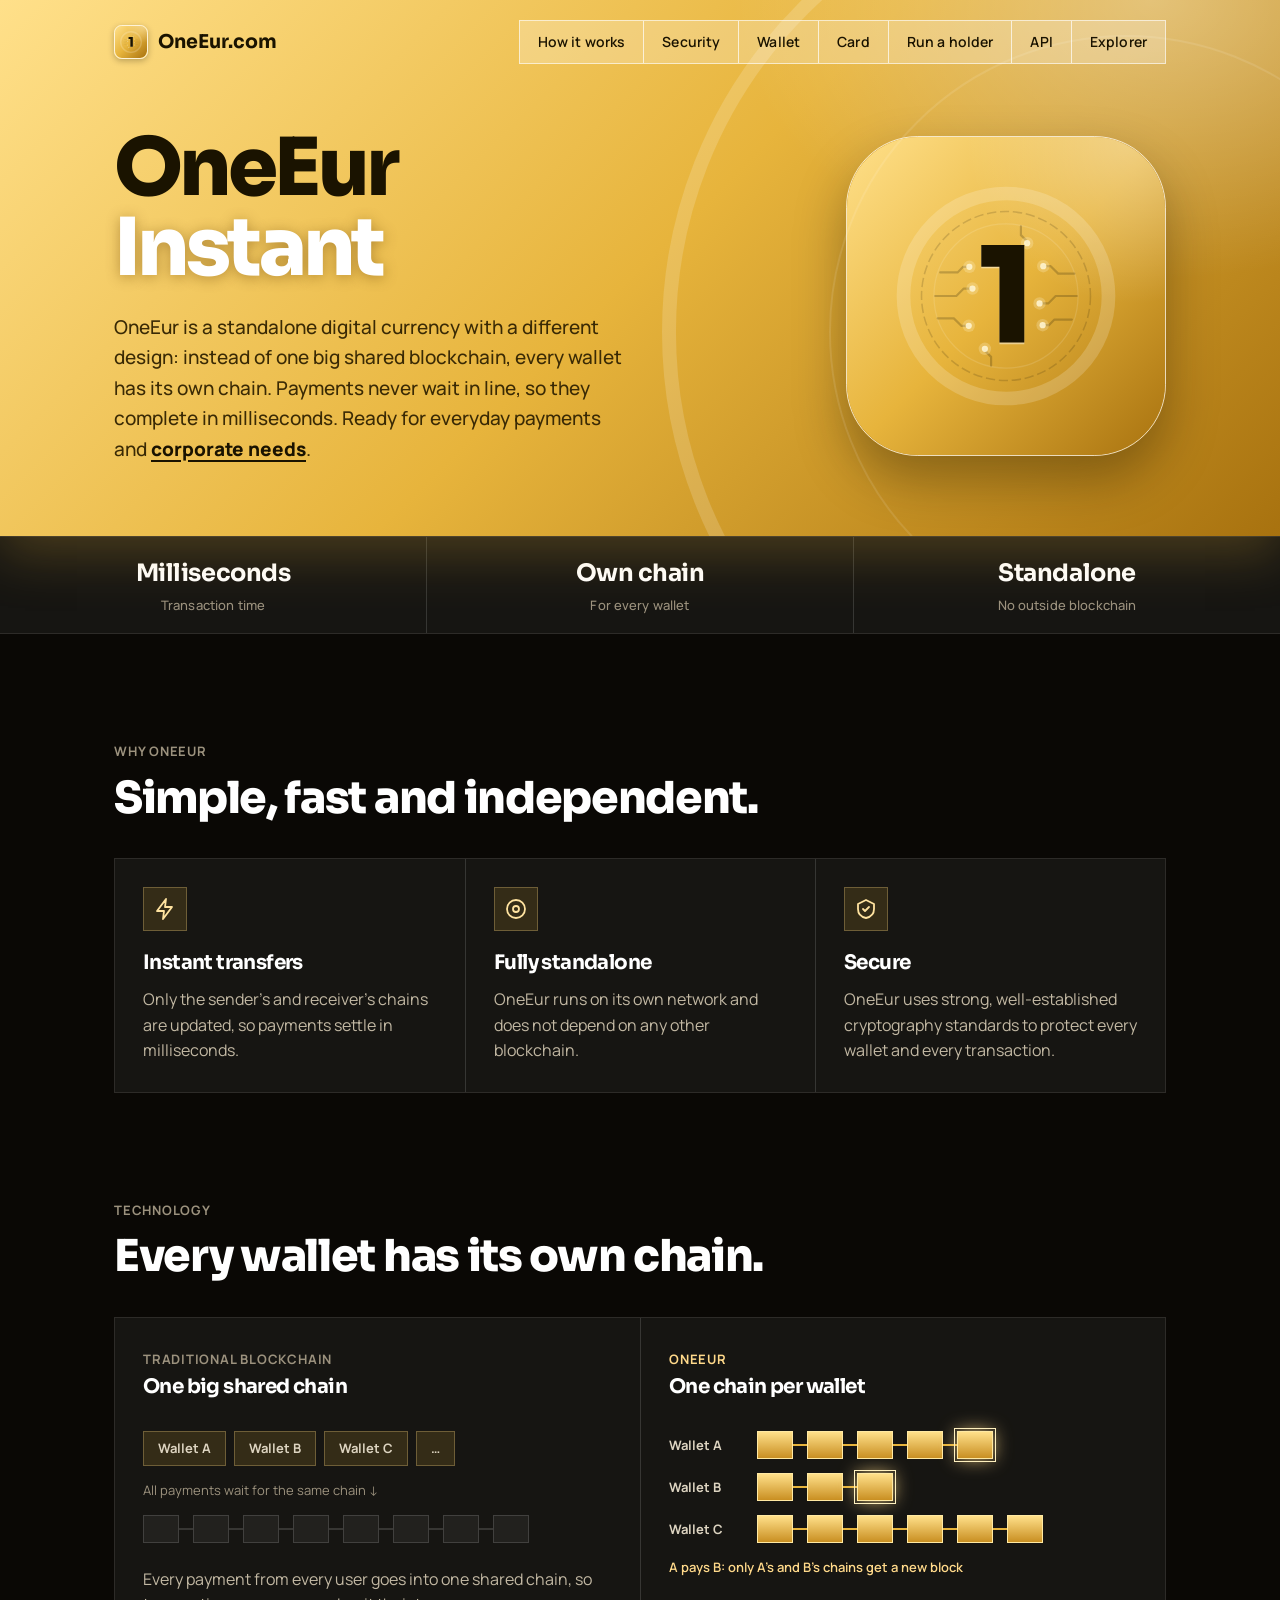
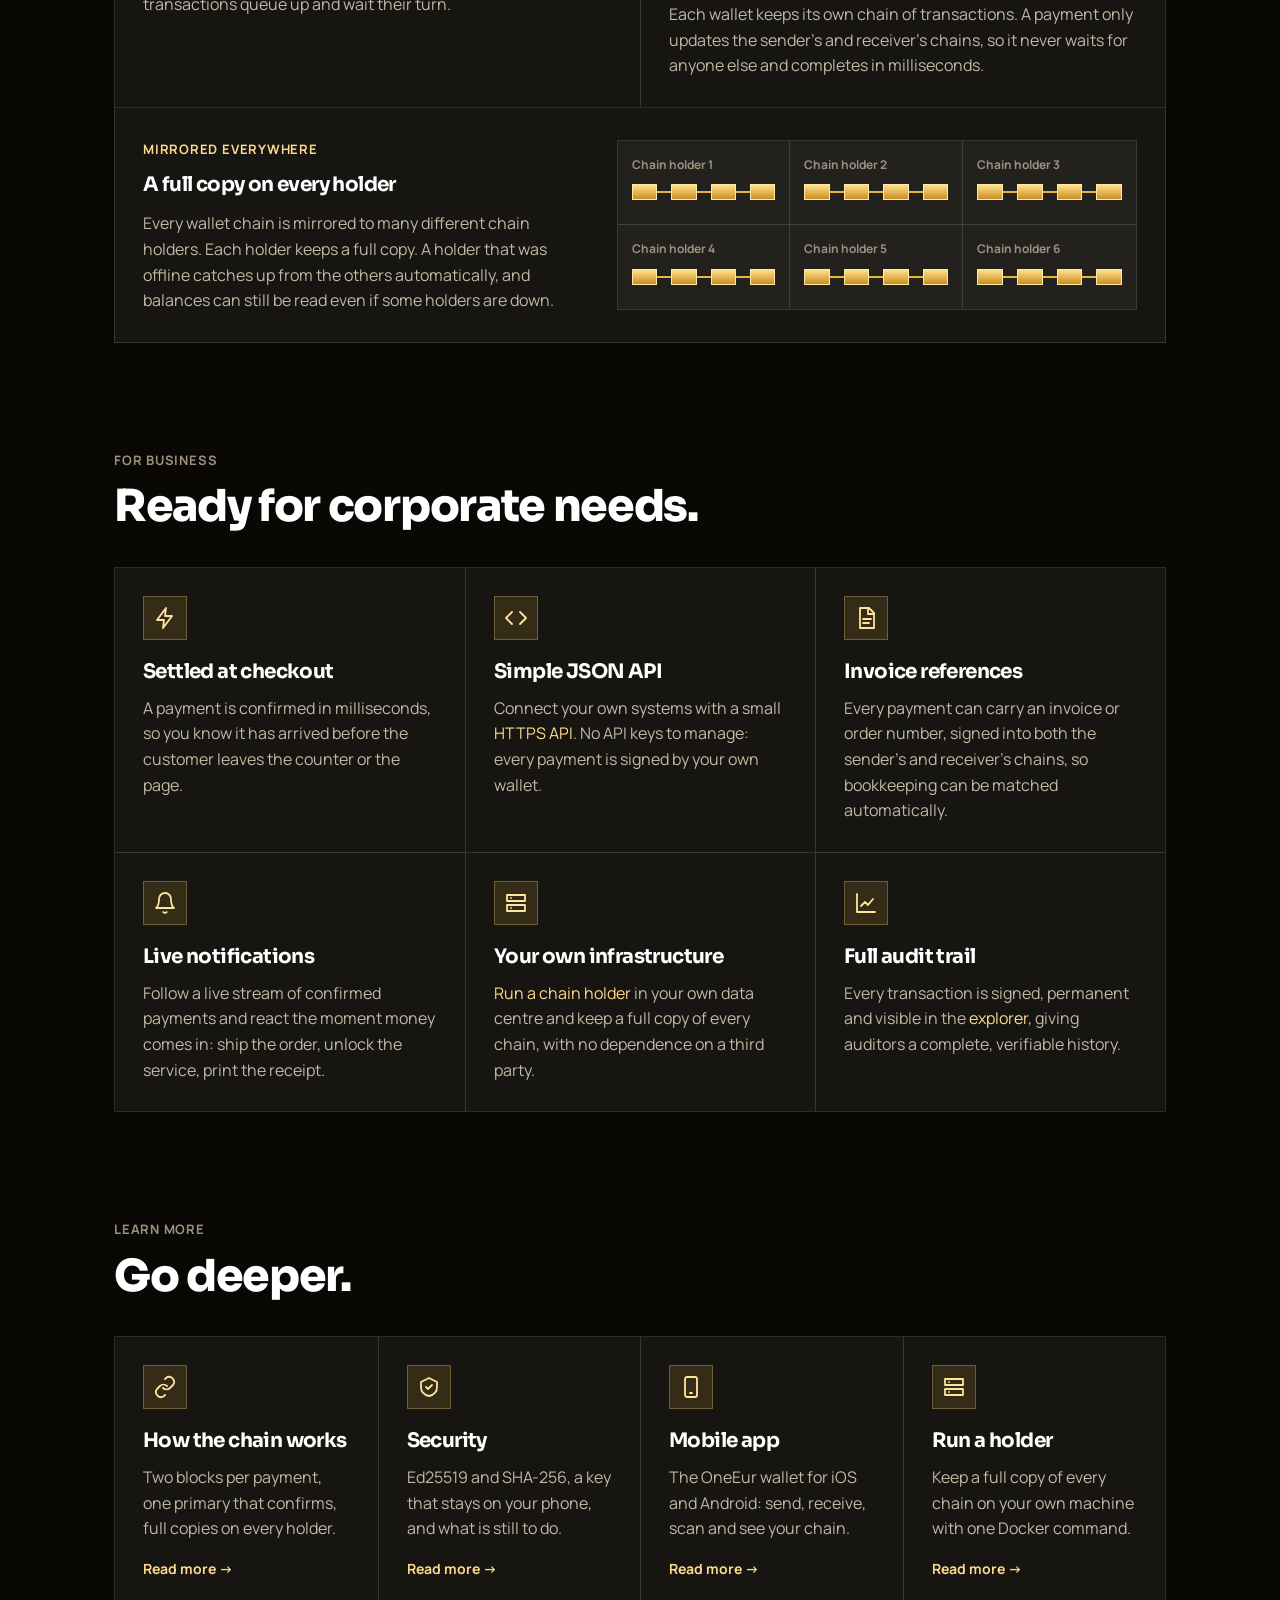
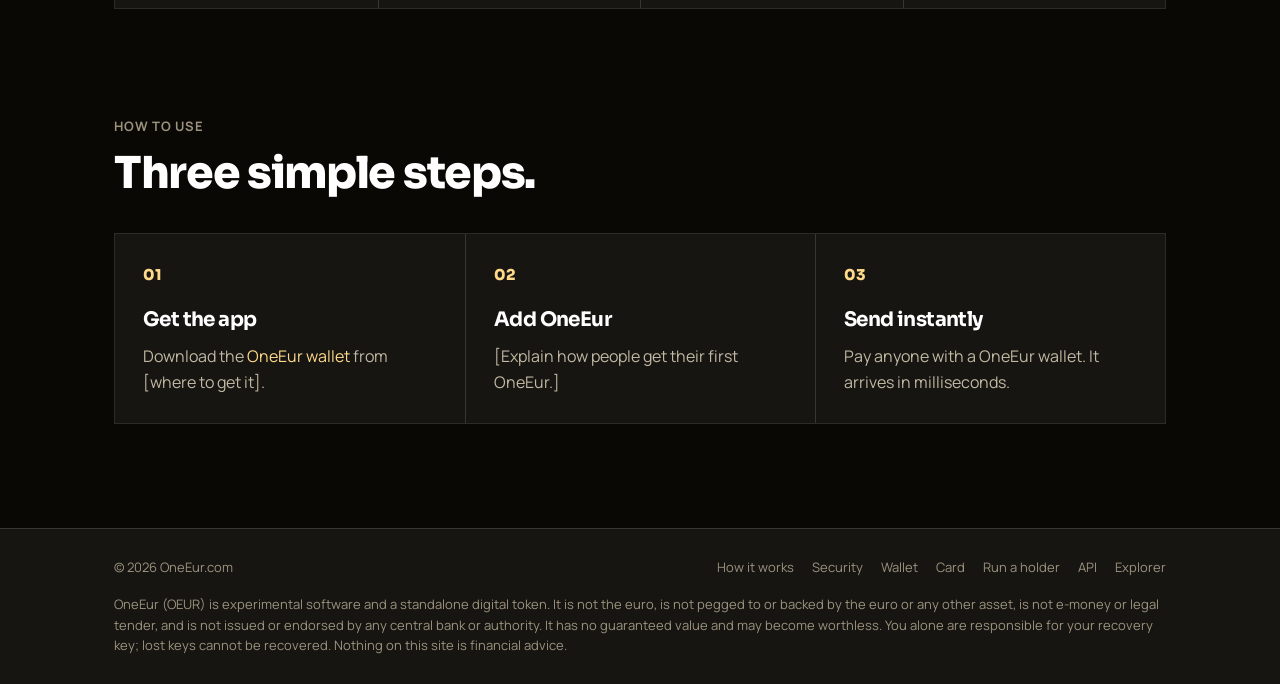
<file: index.html>
<!doctype html>
<html lang="en">
<head>
<meta charset="utf-8">
<meta name="viewport" content="width=device-width, initial-scale=1">
<title>OneEur — Instant digital currency</title>
<meta name="description" content="OneEur is a standalone digital currency where every wallet has its own chain. Transactions complete in milliseconds.">
<meta property="og:title" content="OneEur">
<meta property="og:description" content="Every wallet has its own chain. Transactions in milliseconds.">
<meta property="og:url" content="https://oneeur.com/">
<meta name="theme-color" content="#0A0805">
<link rel="icon" href="favicon.ico" sizes="32x32">
<link rel="icon" href="favicon.svg" type="image/svg+xml">
<link rel="apple-touch-icon" href="apple-touch-icon.png">
<link rel="manifest" href="site.webmanifest">
<link rel="preconnect" href="https://fonts.googleapis.com">
<link rel="preconnect" href="https://fonts.gstatic.com" crossorigin>
<link href="https://fonts.googleapis.com/css2?family=Sora:wght@600;700;800&family=Manrope:wght@400;500;700&display=swap" rel="stylesheet">
<link rel="stylesheet" href="style.css?v=2">
</head>
<body>

<header>
  <div class="wrap">
    <a class="brand" href="./"><span class="mark" aria-hidden="true"><svg viewBox="0 0 1024 1024" xmlns="http://www.w3.org/2000/svg"><defs><clipPath id="mc"><rect width="1024" height="1024" rx="229"/></clipPath><linearGradient id="mg" x1="0" y1="0" x2="1" y2="1"><stop offset="0" stop-color="#FFE08A"/><stop offset=".5" stop-color="#E7B43C"/><stop offset="1" stop-color="#A8720F"/></linearGradient><radialGradient id="ms" cx="90%" cy="0%" r="75%"><stop offset="0" stop-color="#fff" stop-opacity=".35"/><stop offset=".7" stop-color="#fff" stop-opacity="0"/></radialGradient></defs><g clip-path="url(#mc)"><rect width="1024" height="1024" fill="url(#mg)"/><rect width="1024" height="1024" fill="url(#ms)"/><circle cx="512" cy="512" r="330" fill="none" stroke="#fff" stroke-opacity=".18" stroke-width="44"/><circle cx="512" cy="512" r="272" fill="none" stroke="#1A1300" stroke-opacity=".16" stroke-width="5" stroke-dasharray="30 12"/><circle cx="512" cy="512" r="232" fill="none" stroke="#fff" stroke-opacity=".12" stroke-width="4"/><g fill="none" stroke="#1A1300" stroke-opacity=".22" stroke-width="7" stroke-linecap="round" stroke-linejoin="round"><path d="M284 512H352l24-24h28"/><path d="M292 584H344l24 24h24"/><path d="M300 436H356l18-18h20"/><path d="M740 512H672l-24 24h-28"/><path d="M732 440H680l-24-24h-24"/><path d="M724 588H668l-18 18h-20"/><path d="M560 288v28l20 20v6"/><path d="M464 736v-28l-20-20v-6"/></g><g fill="#FFF4CF"><circle cx="404" cy="488" r="20" fill-opacity=".25"/><circle cx="404" cy="488" r="10" fill-opacity=".9"/><circle cx="392" cy="608" r="20" fill-opacity=".25"/><circle cx="392" cy="608" r="10" fill-opacity=".9"/><circle cx="394" cy="418" r="20" fill-opacity=".25"/><circle cx="394" cy="418" r="10" fill-opacity=".9"/><circle cx="620" cy="536" r="20" fill-opacity=".25"/><circle cx="620" cy="536" r="10" fill-opacity=".9"/><circle cx="632" cy="416" r="20" fill-opacity=".25"/><circle cx="632" cy="416" r="10" fill-opacity=".9"/><circle cx="630" cy="606" r="20" fill-opacity=".25"/><circle cx="630" cy="606" r="10" fill-opacity=".9"/><circle cx="580" cy="342" r="20" fill-opacity=".25"/><circle cx="580" cy="342" r="10" fill-opacity=".9"/><circle cx="444" cy="682" r="20" fill-opacity=".25"/><circle cx="444" cy="682" r="10" fill-opacity=".9"/></g><path d="M490.93 662V403.14l18.92 14.62h-77.4V348.1h138.46V662z" fill="#fff" fill-opacity=".45" transform="translate(0 5)"/><path d="M490.93 662V403.14l18.92 14.62h-77.4V348.1h138.46V662z" fill="#1A1300"/></g></svg></span>OneEur.com</a>
    <nav aria-label="Main">
      <a href="chain.html">How it works</a>
      <a href="security.html">Security</a>
      <a href="app.html">Wallet</a>
      <a href="card.html">Card</a>
      <a href="holder.html">Run a holder</a>
      <a href="api.html">API</a>
      <a href="https://gateway.oneeur.com/explorer">Explorer</a>
    </nav>
  </div>
</header>

<main>
<div class="goldtop">
  <section class="hero">
    <div class="wrap">
      <div>
        <h1>OneEur<br><span>Instant</span></h1>
        <p>OneEur is a standalone digital currency with a different design: instead of one big shared blockchain, every wallet has its own chain. Payments never wait in line, so they complete in milliseconds. Ready for everyday payments and <a href="#business">corporate needs</a>.</p>
      </div>
      <div class="coin" aria-hidden="true"><svg viewBox="0 0 1024 1024" xmlns="http://www.w3.org/2000/svg"><defs><clipPath id="hc"><rect width="1024" height="1024" rx="229"/></clipPath><linearGradient id="hg" x1="0" y1="0" x2="1" y2="1"><stop offset="0" stop-color="#FFE08A"/><stop offset=".5" stop-color="#E7B43C"/><stop offset="1" stop-color="#A8720F"/></linearGradient><radialGradient id="hs" cx="90%" cy="0%" r="75%"><stop offset="0" stop-color="#fff" stop-opacity=".35"/><stop offset=".7" stop-color="#fff" stop-opacity="0"/></radialGradient></defs><g clip-path="url(#hc)"><rect width="1024" height="1024" fill="url(#hg)"/><rect width="1024" height="1024" fill="url(#hs)"/><circle cx="512" cy="512" r="330" fill="none" stroke="#fff" stroke-opacity=".18" stroke-width="44"/><circle class="spin" cx="512" cy="512" r="272" fill="none" stroke="#1A1300" stroke-opacity=".16" stroke-width="5" stroke-dasharray="30 12"/><circle cx="512" cy="512" r="232" fill="none" stroke="#fff" stroke-opacity=".12" stroke-width="4"/><g fill="none" stroke="#1A1300" stroke-opacity=".22" stroke-width="7" stroke-linecap="round" stroke-linejoin="round"><path d="M284 512H352l24-24h28"/><path d="M292 584H344l24 24h24"/><path d="M300 436H356l18-18h20"/><path d="M740 512H672l-24 24h-28"/><path d="M732 440H680l-24-24h-24"/><path d="M724 588H668l-18 18h-20"/><path d="M560 288v28l20 20v6"/><path d="M464 736v-28l-20-20v-6"/></g><g fill="#FFF4CF" class="pulse"><circle cx="404" cy="488" r="20" fill-opacity=".25"/><circle cx="404" cy="488" r="10" fill-opacity=".9"/><circle cx="392" cy="608" r="20" fill-opacity=".25"/><circle cx="392" cy="608" r="10" fill-opacity=".9"/><circle cx="394" cy="418" r="20" fill-opacity=".25"/><circle cx="394" cy="418" r="10" fill-opacity=".9"/><circle cx="620" cy="536" r="20" fill-opacity=".25"/><circle cx="620" cy="536" r="10" fill-opacity=".9"/><circle cx="632" cy="416" r="20" fill-opacity=".25"/><circle cx="632" cy="416" r="10" fill-opacity=".9"/><circle cx="630" cy="606" r="20" fill-opacity=".25"/><circle cx="630" cy="606" r="10" fill-opacity=".9"/><circle cx="580" cy="342" r="20" fill-opacity=".25"/><circle cx="580" cy="342" r="10" fill-opacity=".9"/><circle cx="444" cy="682" r="20" fill-opacity=".25"/><circle cx="444" cy="682" r="10" fill-opacity=".9"/></g><path d="M490.93 662V403.14l18.92 14.62h-77.4V348.1h138.46V662z" fill="#fff" fill-opacity=".45" transform="translate(0 5)"/><path d="M490.93 662V403.14l18.92 14.62h-77.4V348.1h138.46V662z" fill="#1A1300"/></g></svg></div>
    </div>
  </section>
</div>

  <div class="strip facts" role="list" aria-label="Key facts">
    <div role="listitem"><strong>Milliseconds</strong><span>Transaction time</span></div>
    <div role="listitem"><strong>Own chain</strong><span>For every wallet</span></div>
    <div role="listitem"><strong>Standalone</strong><span>No outside blockchain</span></div>
  </div>

  <section class="block" id="about">
    <div class="wrap">
      <span class="eyebrow">Why OneEur</span>
      <h2>Simple, fast and independent.</h2>
      <div class="grid">
        <article class="card">
          <div class="icon"><svg width="24" height="24" viewBox="0 0 24 24" fill="none" stroke="currentColor" stroke-width="1.8" stroke-linecap="round" stroke-linejoin="round" aria-hidden="true"><path d="M13 2L4 14h7l-1 8 9-12h-7z"/></svg></div>
          <h3>Instant transfers</h3>
          <p>Only the sender&rsquo;s and receiver&rsquo;s chains are updated, so payments settle in milliseconds.</p>
        </article>
        <article class="card">
          <div class="icon"><svg width="24" height="24" viewBox="0 0 24 24" fill="none" stroke="currentColor" stroke-width="1.8" stroke-linecap="round" stroke-linejoin="round" aria-hidden="true"><circle cx="12" cy="12" r="9"/><circle cx="12" cy="12" r="3"/></svg></div>
          <h3>Fully standalone</h3>
          <p>OneEur runs on its own network and does not depend on any other blockchain.</p>
        </article>
        <article class="card">
          <div class="icon"><svg width="24" height="24" viewBox="0 0 24 24" fill="none" stroke="currentColor" stroke-width="1.8" stroke-linecap="round" stroke-linejoin="round" aria-hidden="true"><path d="M12 3l8 4v5c0 5-3.5 8-8 9-4.5-1-8-4-8-9V7z"/><path d="M9 12l2 2 4-4"/></svg></div>
          <h3>Secure</h3>
          <p>OneEur uses strong, well-established cryptography standards to protect every wallet and every transaction.</p>
        </article>
      </div>
    </div>
  </section>

  <section class="block" id="design">
    <div class="wrap">
      <span class="eyebrow">Technology</span>
      <h2>Every wallet has its own chain.</h2>
      <div class="compare">
        <article class="card">
          <span class="tag">Traditional blockchain</span>
          <h3>One big shared chain</h3>
          <div class="diagram" aria-hidden="true">
            <div class="pills"><span>Wallet A</span><span>Wallet B</span><span>Wallet C</span><span>…</span></div>
            <span class="queue">All payments wait for the same chain&nbsp;↓</span>
            <div class="chain "><span class="blk"></span><span class="lnk"></span><span class="blk"></span><span class="lnk"></span><span class="blk"></span><span class="lnk"></span><span class="blk"></span><span class="lnk"></span><span class="blk"></span><span class="lnk"></span><span class="blk"></span><span class="lnk"></span><span class="blk"></span><span class="lnk"></span><span class="blk"></span></div>
          </div>
          <p>Every payment from every user goes into one shared chain, so transactions queue up and wait their turn.</p>
        </article>
        <article class="card">
          <span class="tag gold-tag">OneEur</span>
          <h3>One chain per wallet</h3>
          <div class="diagram" aria-hidden="true">
            <div class="lane"><span class="who">Wallet A</span><div class="chain gold"><span class="blk"></span><span class="lnk"></span><span class="blk"></span><span class="lnk"></span><span class="blk"></span><span class="lnk"></span><span class="blk"></span><span class="lnk"></span><span class="blk new"></span></div></div>
            <div class="lane"><span class="who">Wallet B</span><div class="chain gold"><span class="blk"></span><span class="lnk"></span><span class="blk"></span><span class="lnk"></span><span class="blk new"></span></div></div>
            <div class="lane"><span class="who">Wallet C</span><div class="chain gold"><span class="blk"></span><span class="lnk"></span><span class="blk"></span><span class="lnk"></span><span class="blk"></span><span class="lnk"></span><span class="blk"></span><span class="lnk"></span><span class="blk"></span><span class="lnk"></span><span class="blk"></span></div></div>
            <span class="note">A pays B: only A&rsquo;s and B&rsquo;s chains get a new block</span>
          </div>
          <p>Each wallet keeps its own chain of transactions. A payment only updates the sender&rsquo;s and receiver&rsquo;s chains, so it never waits for anyone else and completes in milliseconds.</p>
        </article>
      </div>
      <div class="card mirror">
        <div>
          <span class="tag gold-tag">Mirrored everywhere</span>
          <h3>A full copy on every holder</h3>
          <p>Every wallet chain is mirrored to many different chain holders. Each holder keeps a full copy. A holder that was offline catches up from the others automatically, and balances can still be read even if some holders are down.</p>
        </div>
        <div class="holders" aria-hidden="true"><div class="holder"><span>Chain holder 1</span><div class="chain gold"><span class="blk"></span><span class="lnk"></span><span class="blk"></span><span class="lnk"></span><span class="blk"></span><span class="lnk"></span><span class="blk"></span></div></div><div class="holder"><span>Chain holder 2</span><div class="chain gold"><span class="blk"></span><span class="lnk"></span><span class="blk"></span><span class="lnk"></span><span class="blk"></span><span class="lnk"></span><span class="blk"></span></div></div><div class="holder"><span>Chain holder 3</span><div class="chain gold"><span class="blk"></span><span class="lnk"></span><span class="blk"></span><span class="lnk"></span><span class="blk"></span><span class="lnk"></span><span class="blk"></span></div></div><div class="holder"><span>Chain holder 4</span><div class="chain gold"><span class="blk"></span><span class="lnk"></span><span class="blk"></span><span class="lnk"></span><span class="blk"></span><span class="lnk"></span><span class="blk"></span></div></div><div class="holder"><span>Chain holder 5</span><div class="chain gold"><span class="blk"></span><span class="lnk"></span><span class="blk"></span><span class="lnk"></span><span class="blk"></span><span class="lnk"></span><span class="blk"></span></div></div><div class="holder"><span>Chain holder 6</span><div class="chain gold"><span class="blk"></span><span class="lnk"></span><span class="blk"></span><span class="lnk"></span><span class="blk"></span><span class="lnk"></span><span class="blk"></span></div></div></div>
      </div>
    </div>
  </section>

  <section class="block" id="business">
    <div class="wrap">
      <span class="eyebrow">For business</span>
      <h2>Ready for corporate needs.</h2>
      <div class="grid six">
        <article class="card">
          <div class="icon"><svg width="24" height="24" viewBox="0 0 24 24" fill="none" stroke="currentColor" stroke-width="1.8" stroke-linecap="round" stroke-linejoin="round" aria-hidden="true"><path d="M13 2L4 14h7l-1 8 9-12h-7z"/></svg></div>
          <h3>Settled at checkout</h3>
          <p>A payment is confirmed in milliseconds, so you know it has arrived before the customer leaves the counter or the page.</p>
        </article>
        <article class="card">
          <div class="icon"><svg width="24" height="24" viewBox="0 0 24 24" fill="none" stroke="currentColor" stroke-width="1.8" stroke-linecap="round" stroke-linejoin="round" aria-hidden="true"><path d="M8 6l-6 6 6 6"/><path d="M16 6l6 6-6 6"/></svg></div>
          <h3>Simple JSON API</h3>
          <p>Connect your own systems with a small <a href="api.html">HTTPS API</a>. No API keys to manage: every payment is signed by your own wallet.</p>
        </article>
        <article class="card">
          <div class="icon"><svg width="24" height="24" viewBox="0 0 24 24" fill="none" stroke="currentColor" stroke-width="1.8" stroke-linecap="round" stroke-linejoin="round" aria-hidden="true"><path d="M6 2h9l5 5v15H6z"/><path d="M14 2v6h6"/><path d="M9 13h8M9 17h6"/></svg></div>
          <h3>Invoice references</h3>
          <p>Every payment can carry an invoice or order number, signed into both the sender&rsquo;s and receiver&rsquo;s chains, so bookkeeping can be matched automatically.</p>
        </article>
        <article class="card">
          <div class="icon"><svg width="24" height="24" viewBox="0 0 24 24" fill="none" stroke="currentColor" stroke-width="1.8" stroke-linecap="round" stroke-linejoin="round" aria-hidden="true"><path d="M18 8a6 6 0 00-12 0c0 7-3 9-3 9h18s-3-2-3-9"/><path d="M13.7 21a2 2 0 01-3.4 0"/></svg></div>
          <h3>Live notifications</h3>
          <p>Follow a live stream of confirmed payments and react the moment money comes in: ship the order, unlock the service, print the receipt.</p>
        </article>
        <article class="card">
          <div class="icon"><svg width="24" height="24" viewBox="0 0 24 24" fill="none" stroke="currentColor" stroke-width="1.8" stroke-linecap="round" stroke-linejoin="round" aria-hidden="true"><rect x="3" y="4" width="18" height="6"/><rect x="3" y="14" width="18" height="6"/><path d="M7 7h.01M7 17h.01"/></svg></div>
          <h3>Your own infrastructure</h3>
          <p><a href="holder.html">Run a chain holder</a> in your own data centre and keep a full copy of every chain, with no dependence on a third party.</p>
        </article>
        <article class="card">
          <div class="icon"><svg width="24" height="24" viewBox="0 0 24 24" fill="none" stroke="currentColor" stroke-width="1.8" stroke-linecap="round" stroke-linejoin="round" aria-hidden="true"><path d="M3 3v18h18"/><path d="M7 15l4-4 3 3 5-6"/></svg></div>
          <h3>Full audit trail</h3>
          <p>Every transaction is signed, permanent and visible in the <a href="https://gateway.oneeur.com/explorer">explorer</a>, giving auditors a complete, verifiable history.</p>
        </article>
      </div>
    </div>
  </section>

  <section class="block">
    <div class="wrap">
      <span class="eyebrow">Learn more</span>
      <h2>Go deeper.</h2>
      <div class="pages">
        <a href="chain.html"><div class="icon"><svg width="24" height="24" viewBox="0 0 24 24" fill="none" stroke="currentColor" stroke-width="1.8" stroke-linecap="round" stroke-linejoin="round" aria-hidden="true"><path d="M10 13a5 5 0 007 0l3-3a5 5 0 00-7-7l-1 1"/><path d="M14 11a5 5 0 00-7 0l-3 3a5 5 0 007 7l1-1"/></svg></div><h3>How the chain works</h3><p>Two blocks per payment, one primary that confirms, full copies on every holder.</p><span class="go">Read more <span aria-hidden="true">&rarr;</span></span></a>
        <a href="security.html"><div class="icon"><svg width="24" height="24" viewBox="0 0 24 24" fill="none" stroke="currentColor" stroke-width="1.8" stroke-linecap="round" stroke-linejoin="round" aria-hidden="true"><path d="M12 3l8 4v5c0 5-3.5 8-8 9-4.5-1-8-4-8-9V7z"/><path d="M9 12l2 2 4-4"/></svg></div><h3>Security</h3><p>Ed25519 and SHA-256, a key that stays on your phone, and what is still to do.</p><span class="go">Read more <span aria-hidden="true">&rarr;</span></span></a>
        <a href="app.html"><div class="icon"><svg width="24" height="24" viewBox="0 0 24 24" fill="none" stroke="currentColor" stroke-width="1.8" stroke-linecap="round" stroke-linejoin="round" aria-hidden="true"><rect x="6" y="2" width="12" height="20" rx="2"/><path d="M11 18h2"/></svg></div><h3>Mobile app</h3><p>The OneEur wallet for iOS and Android: send, receive, scan and see your chain.</p><span class="go">Read more <span aria-hidden="true">&rarr;</span></span></a>
        <a href="holder.html"><div class="icon"><svg width="24" height="24" viewBox="0 0 24 24" fill="none" stroke="currentColor" stroke-width="1.8" stroke-linecap="round" stroke-linejoin="round" aria-hidden="true"><rect x="3" y="4" width="18" height="6"/><rect x="3" y="14" width="18" height="6"/><path d="M7 7h.01M7 17h.01"/></svg></div><h3>Run a holder</h3><p>Keep a full copy of every chain on your own machine with one Docker command.</p><span class="go">Read more <span aria-hidden="true">&rarr;</span></span></a>
      </div>
    </div>
  </section>

  <section class="block" id="how">
    <div class="wrap">
      <span class="eyebrow">How to use</span>
      <h2>Three simple steps.</h2>
      <div class="grid">
        <article class="card"><span class="num">01</span><h3>Get the app</h3><p>Download the <a href="app.html">OneEur wallet</a> from [where to get it].</p></article>
        <article class="card"><span class="num">02</span><h3>Add OneEur</h3><p>[Explain how people get their first OneEur.]</p></article>
        <article class="card"><span class="num">03</span><h3>Send instantly</h3><p>Pay anyone with a OneEur wallet. It arrives in milliseconds.</p></article>
      </div>
    </div>
  </section>
</main>

<footer>
  <div class="wrap">
    <span>© 2026 OneEur.com</span>
    <nav aria-label="Footer">
      <a href="chain.html">How it works</a>
      <a href="security.html">Security</a>
      <a href="app.html">Wallet</a>
      <a href="card.html">Card</a>
      <a href="holder.html">Run a holder</a>
      <a href="api.html">API</a>
      <a href="https://gateway.oneeur.com/explorer">Explorer</a>
    </nav>
    <p class="notice">OneEur (OEUR) is experimental software and a standalone digital token. It is not the euro, is not pegged to or backed by the euro or any other asset, is not e-money or legal tender, and is not issued or endorsed by any central bank or authority. It has no guaranteed value and may become worthless. You alone are responsible for your recovery key; lost keys cannot be recovered. Nothing on this site is financial advice.</p>
  </div>
</footer>

</body>
</html>
</file>
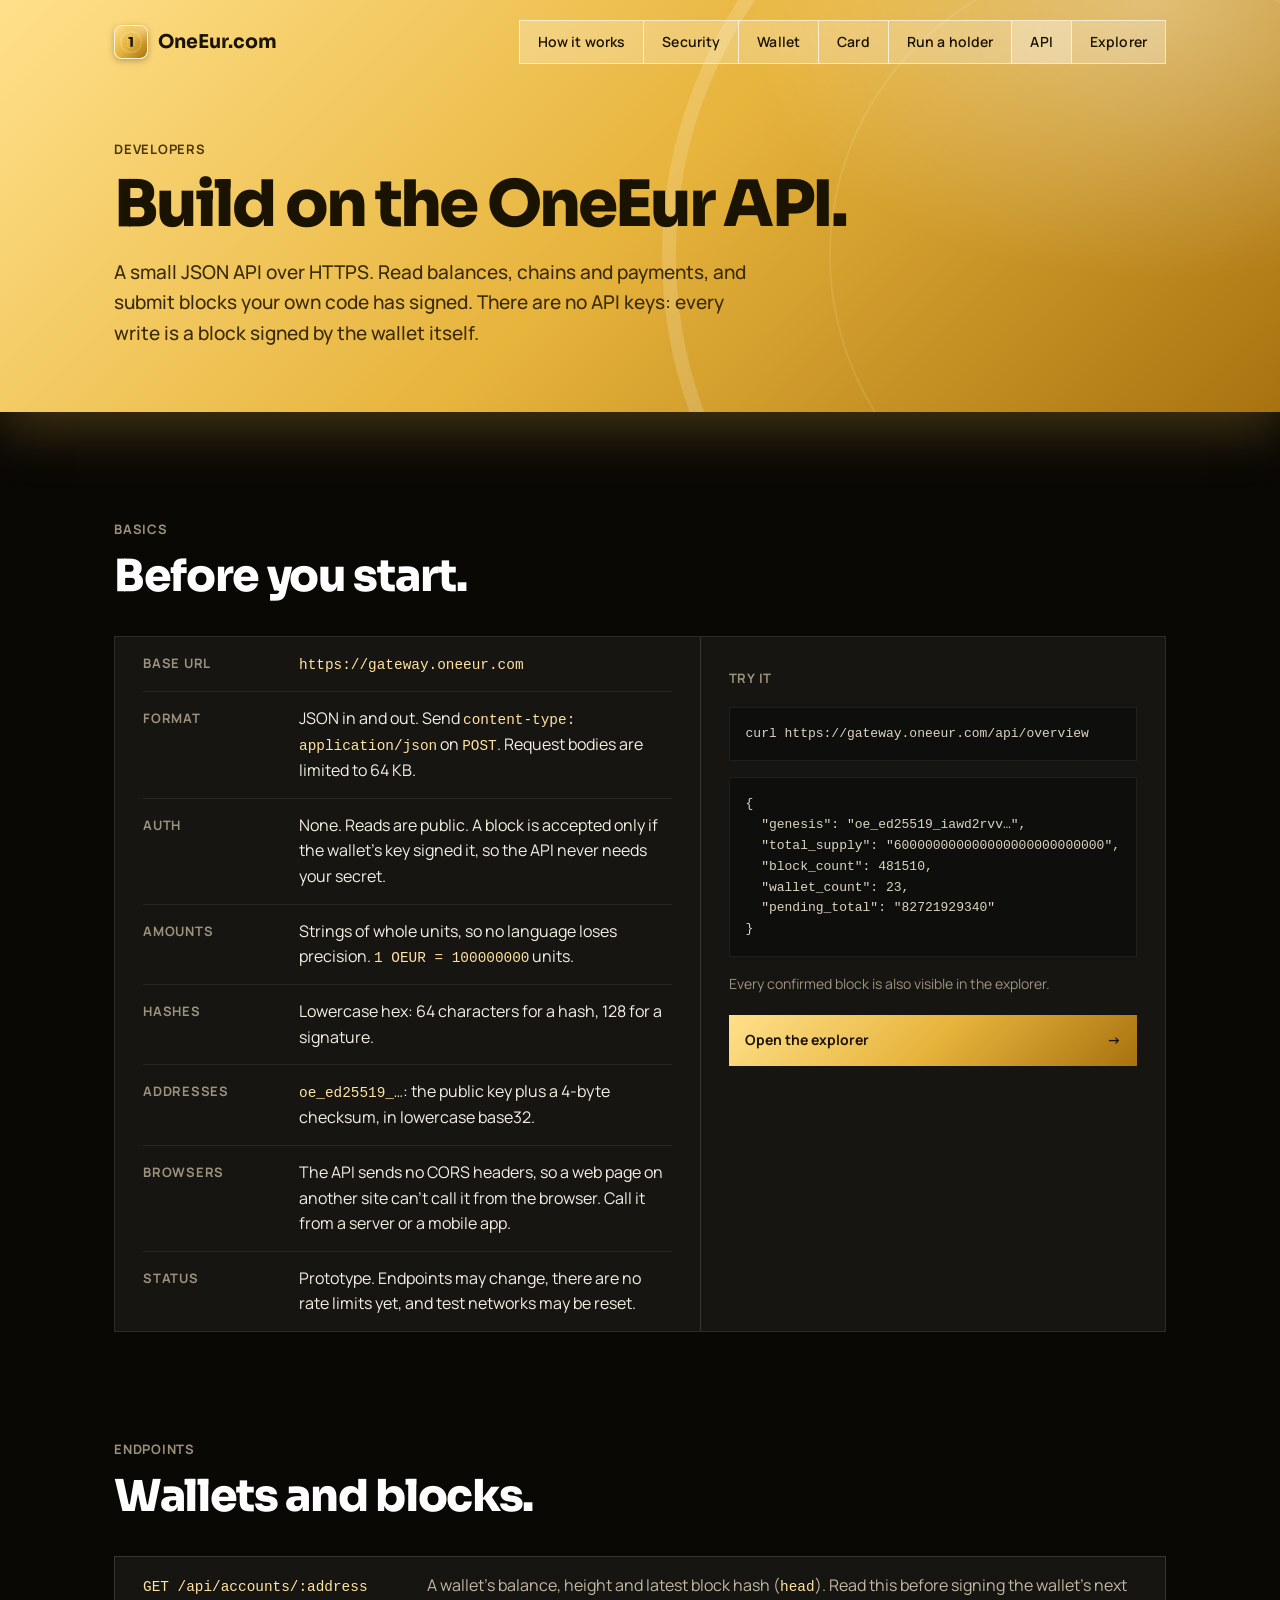
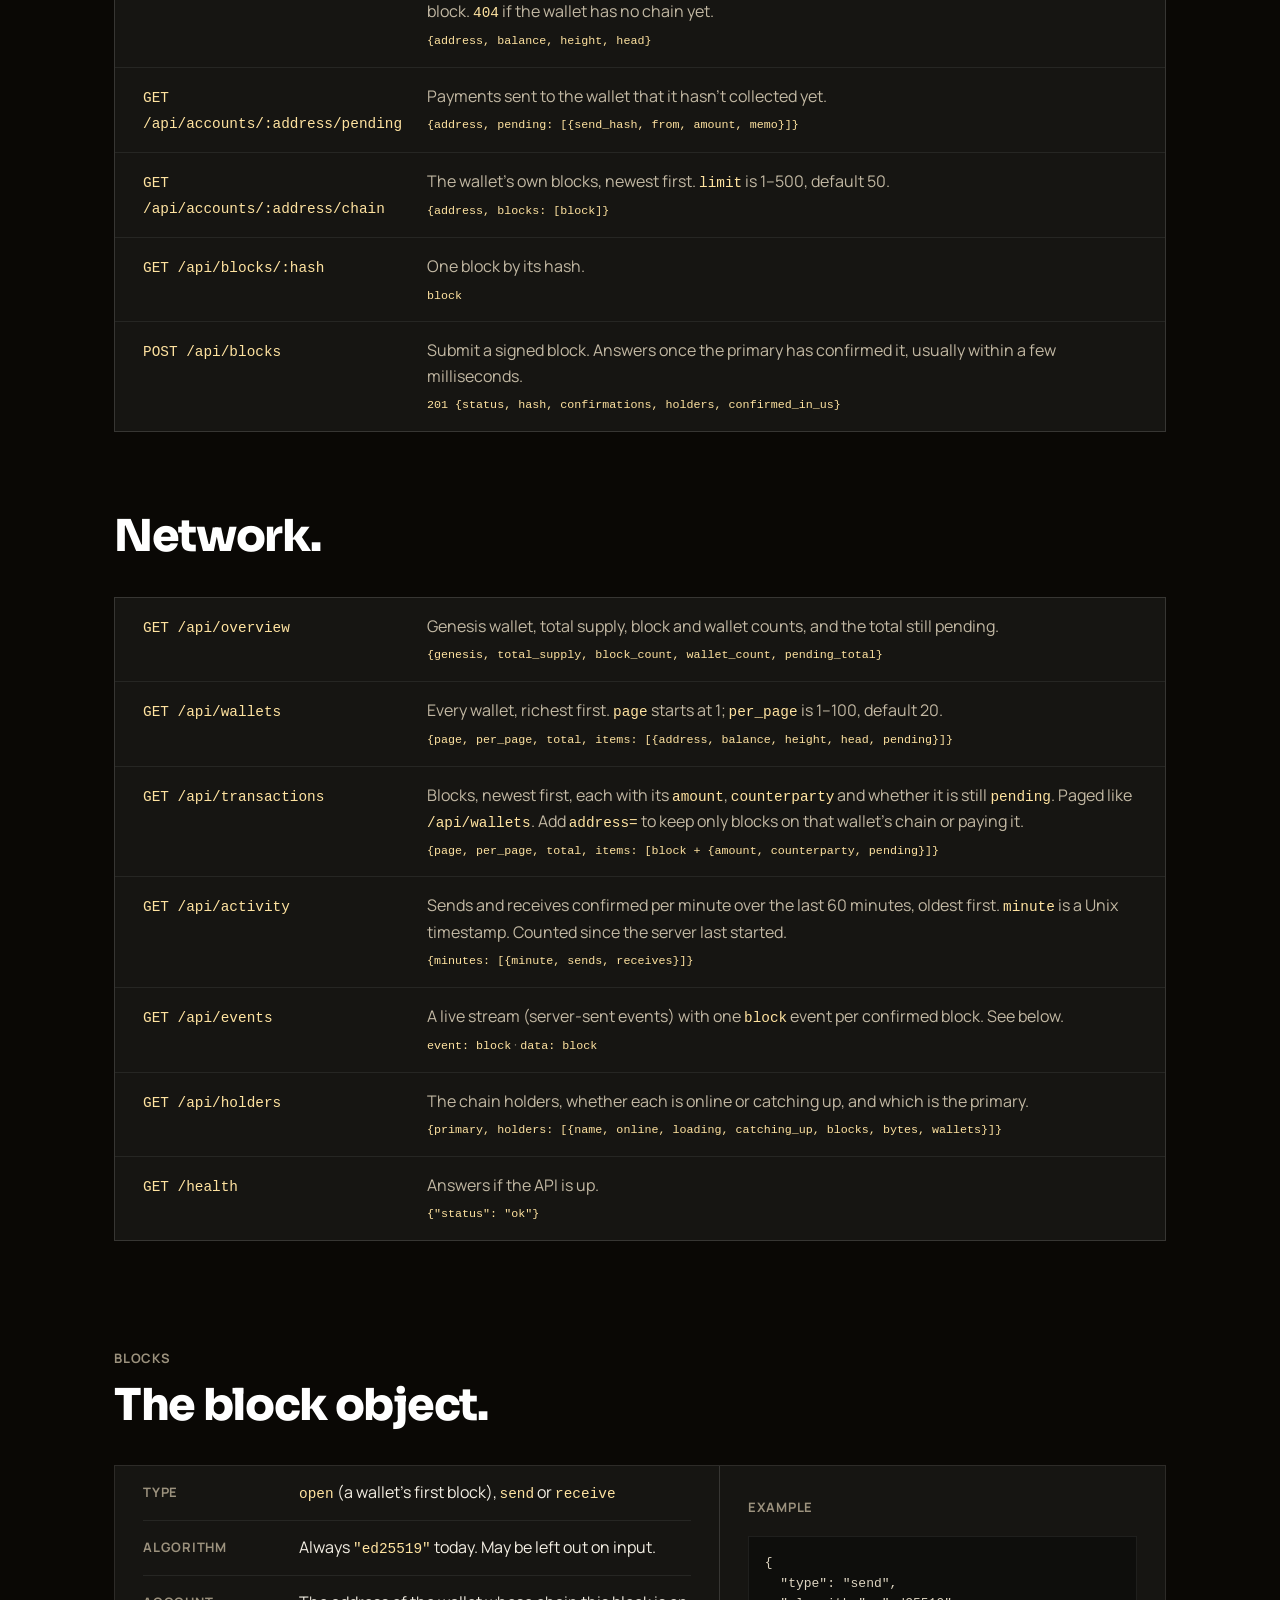
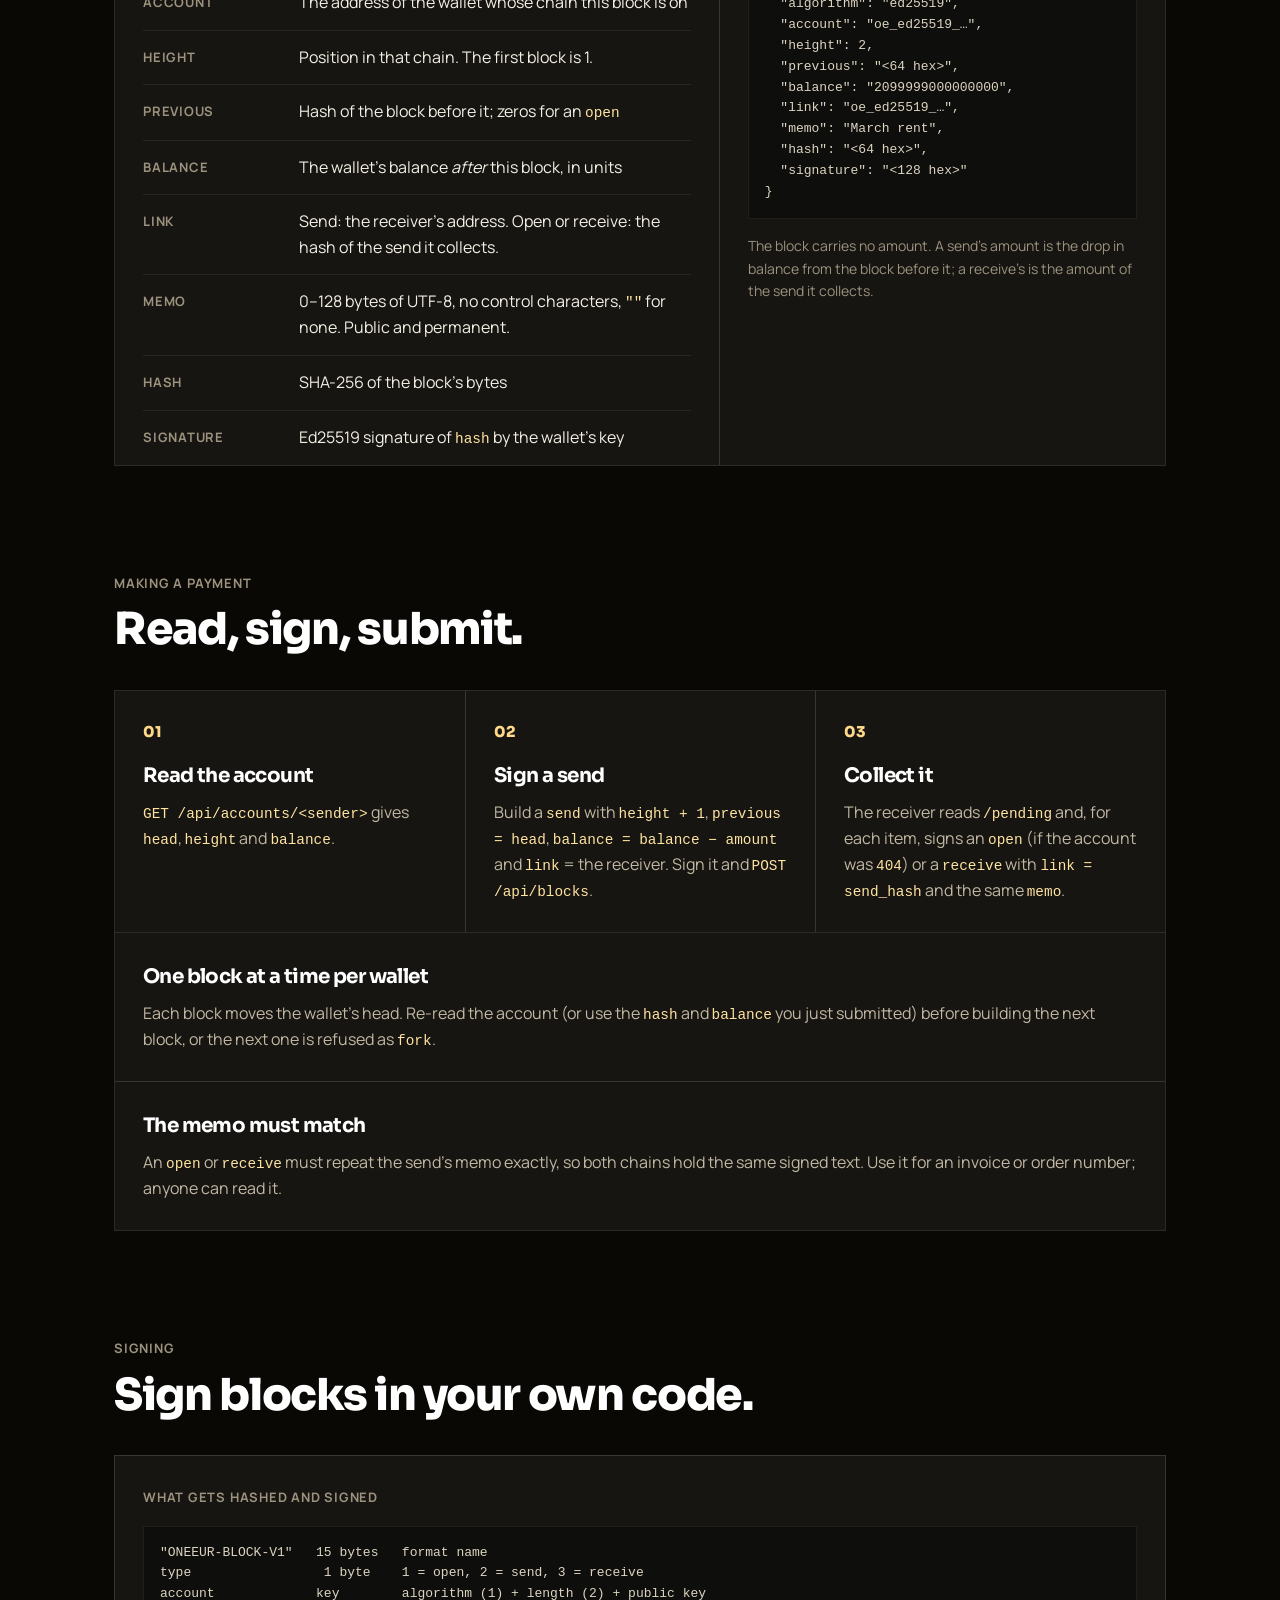
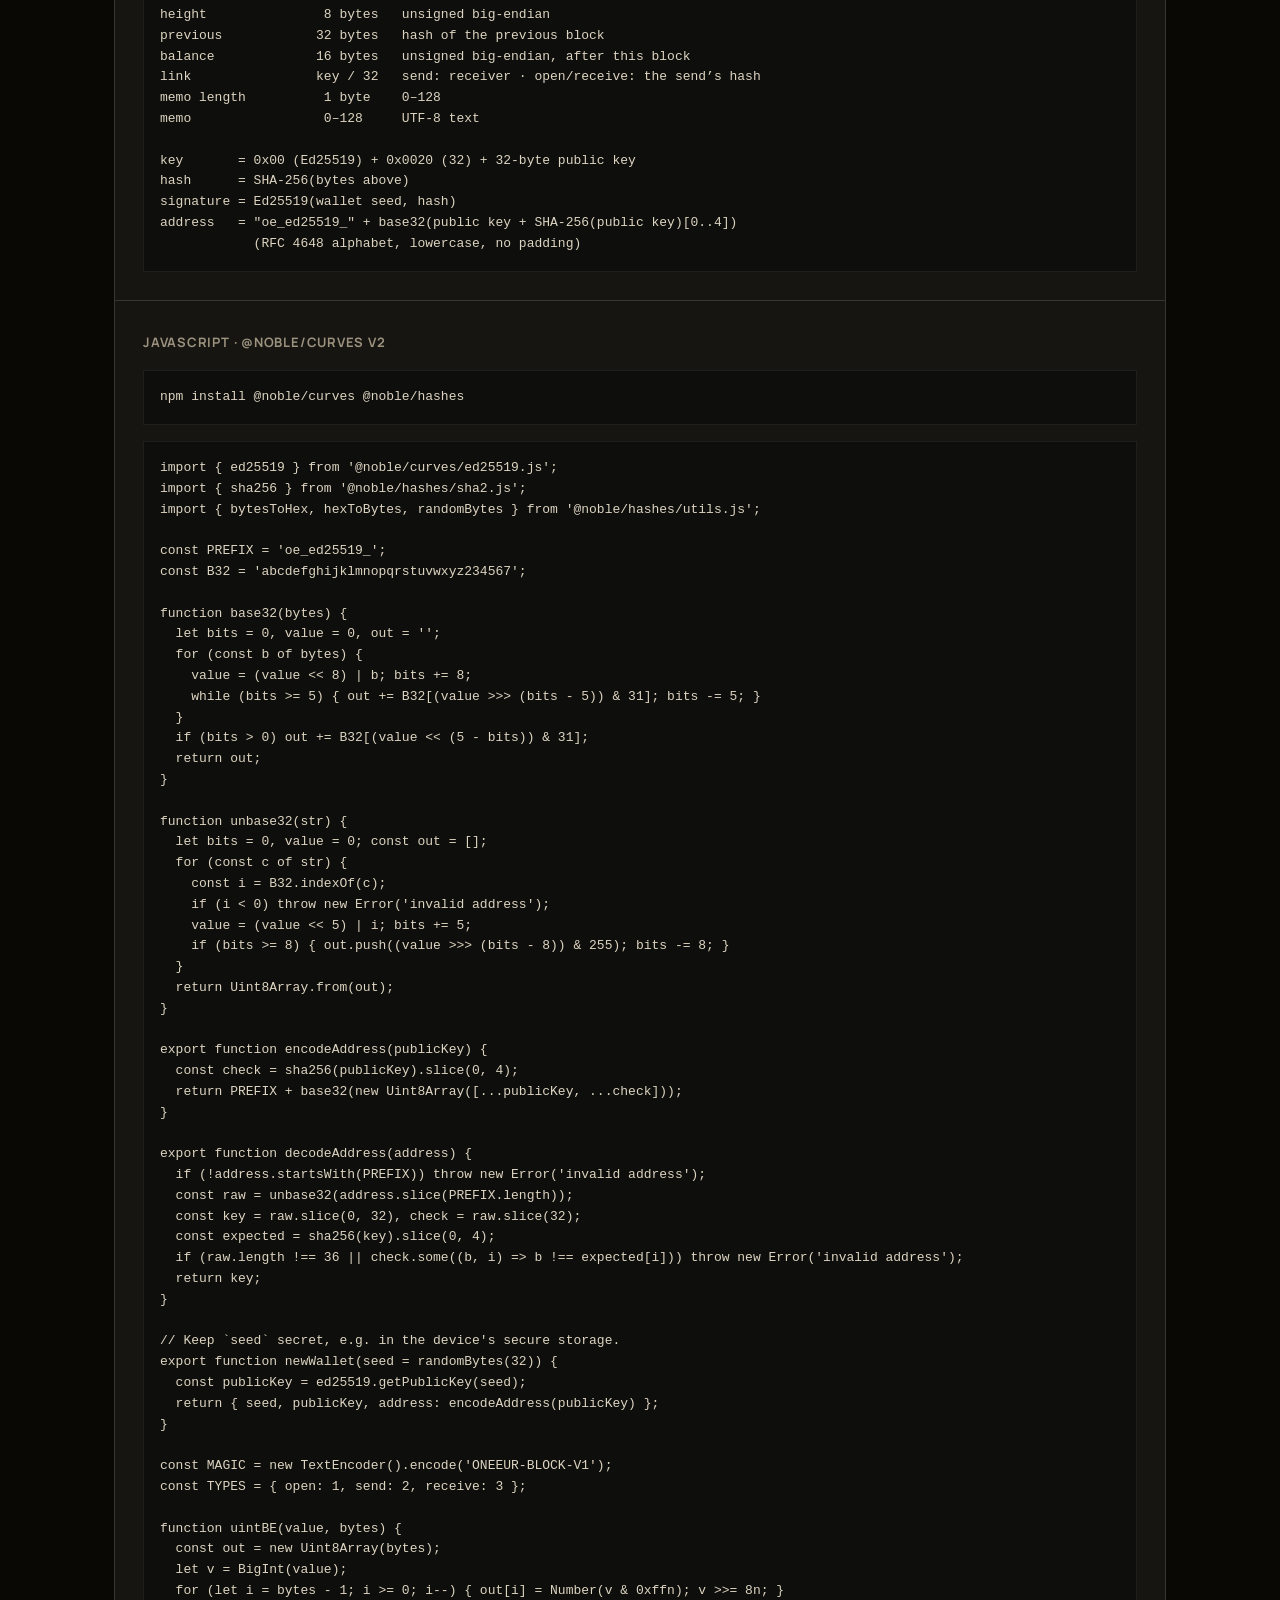
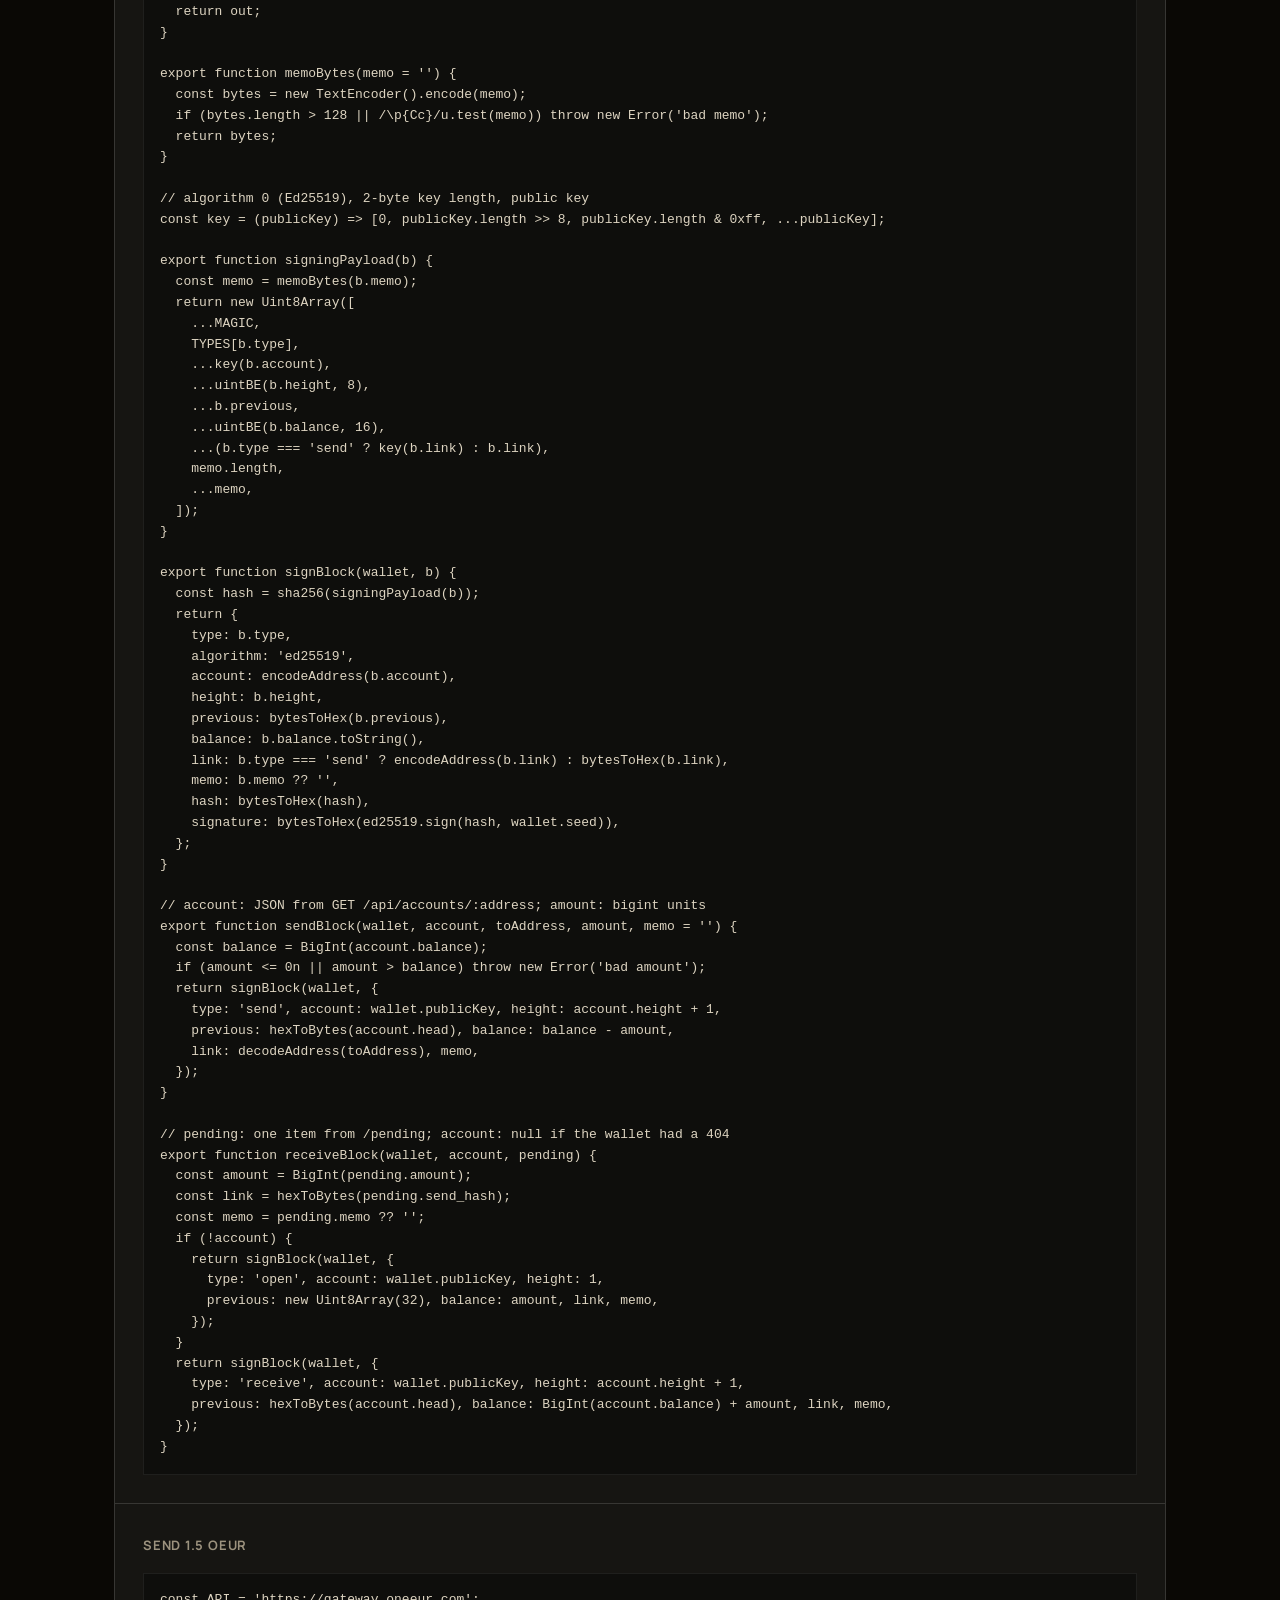
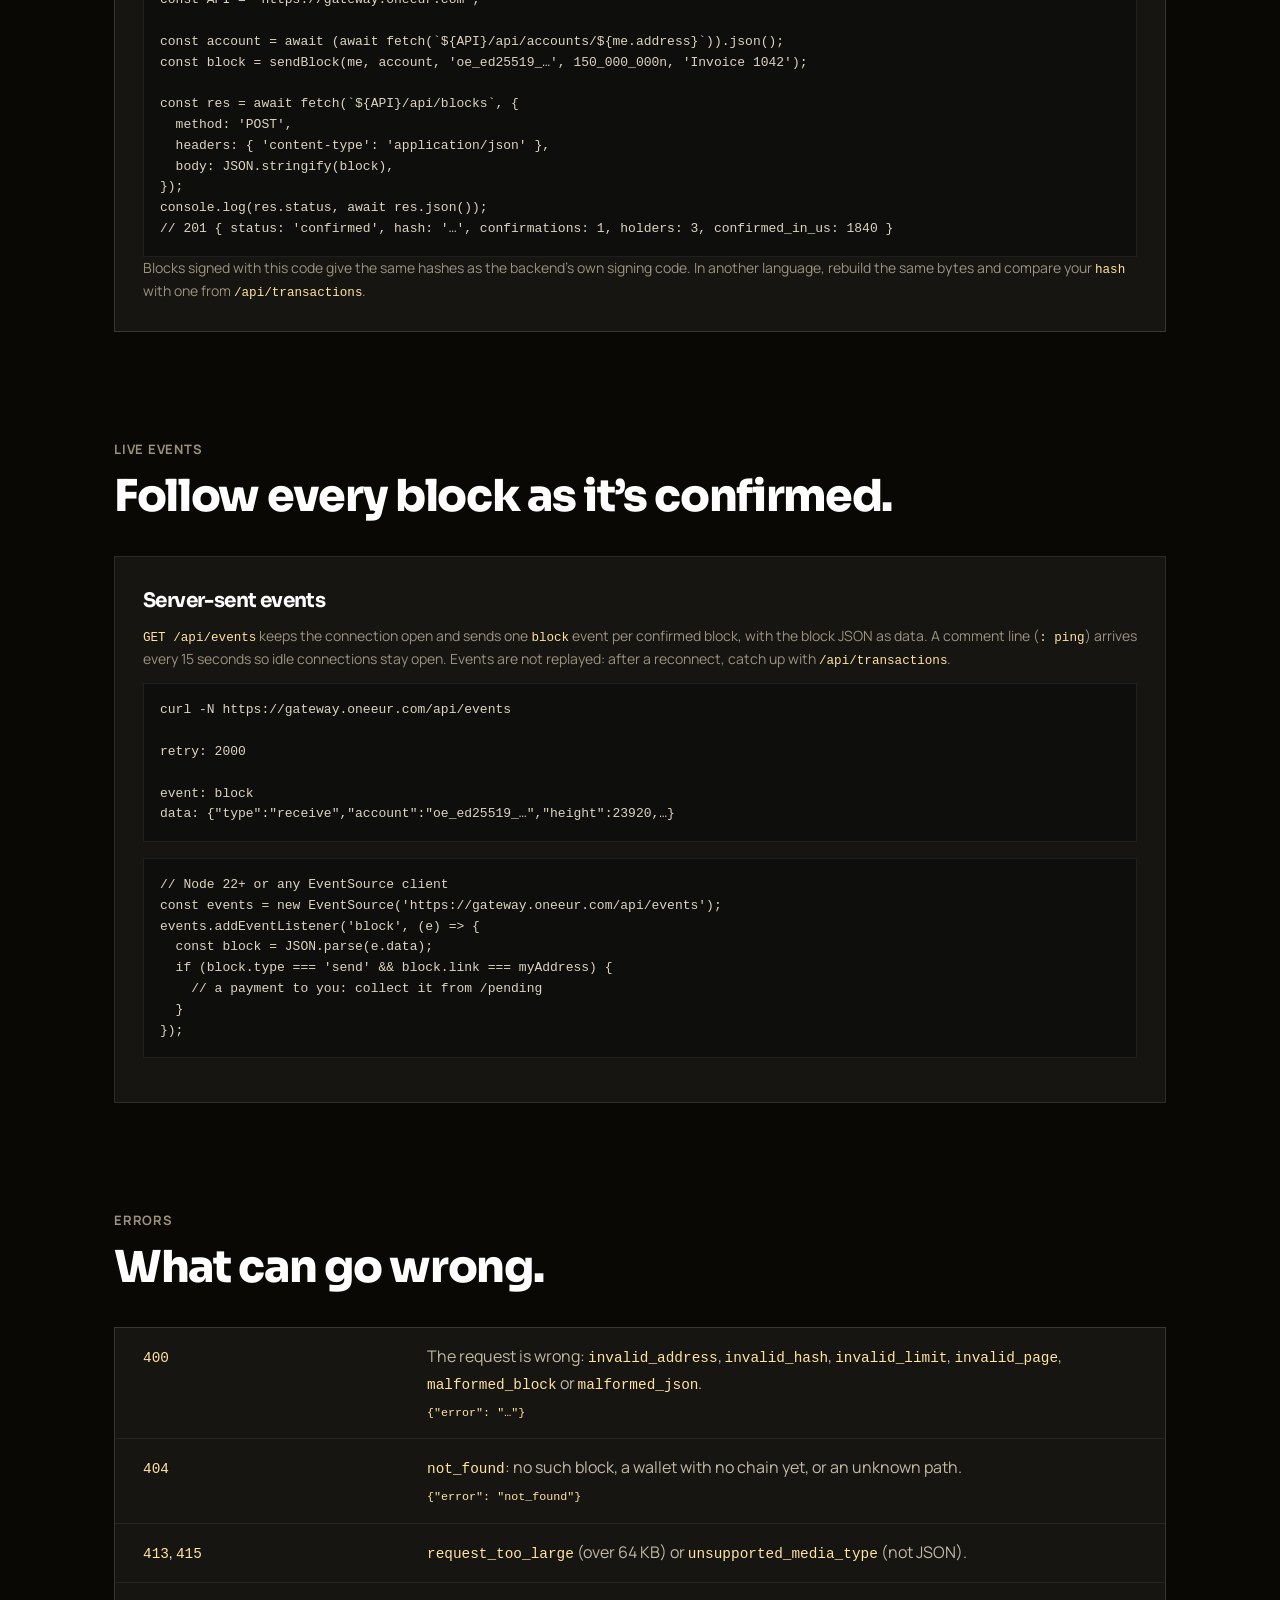
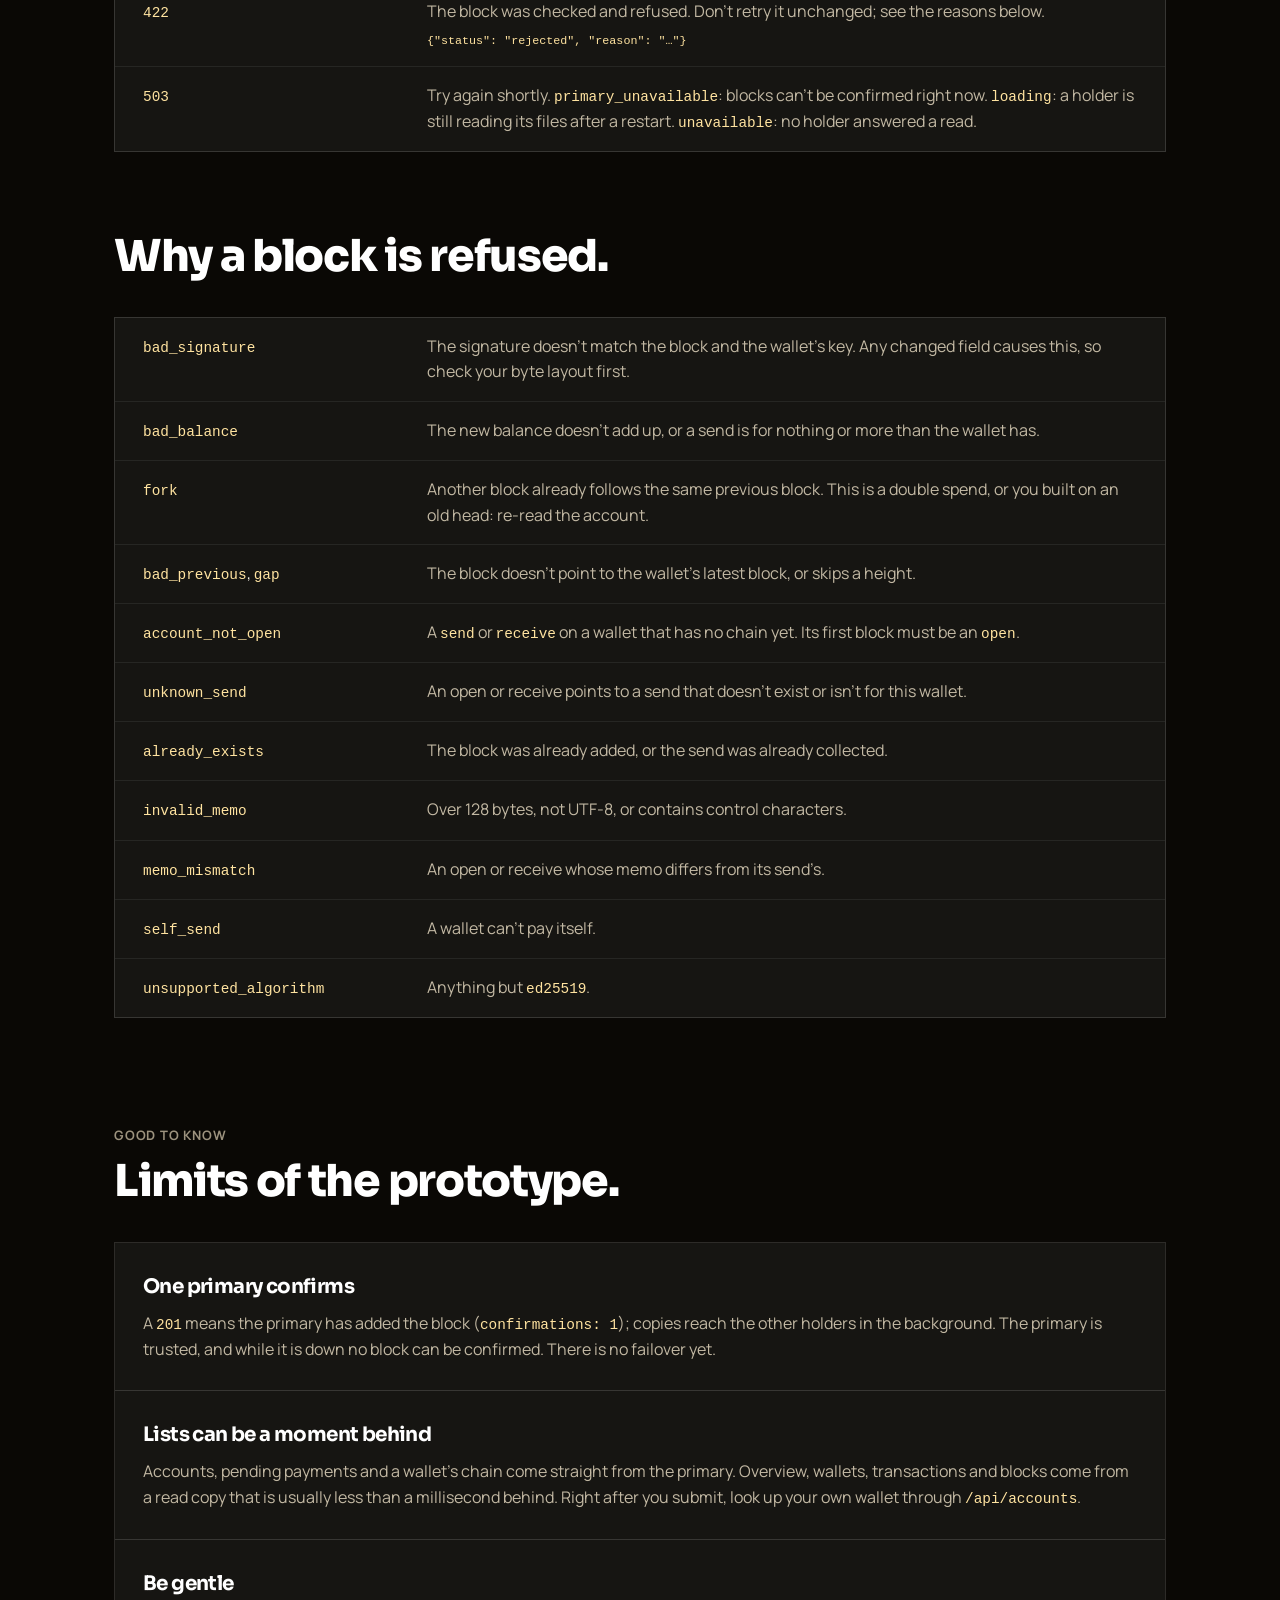
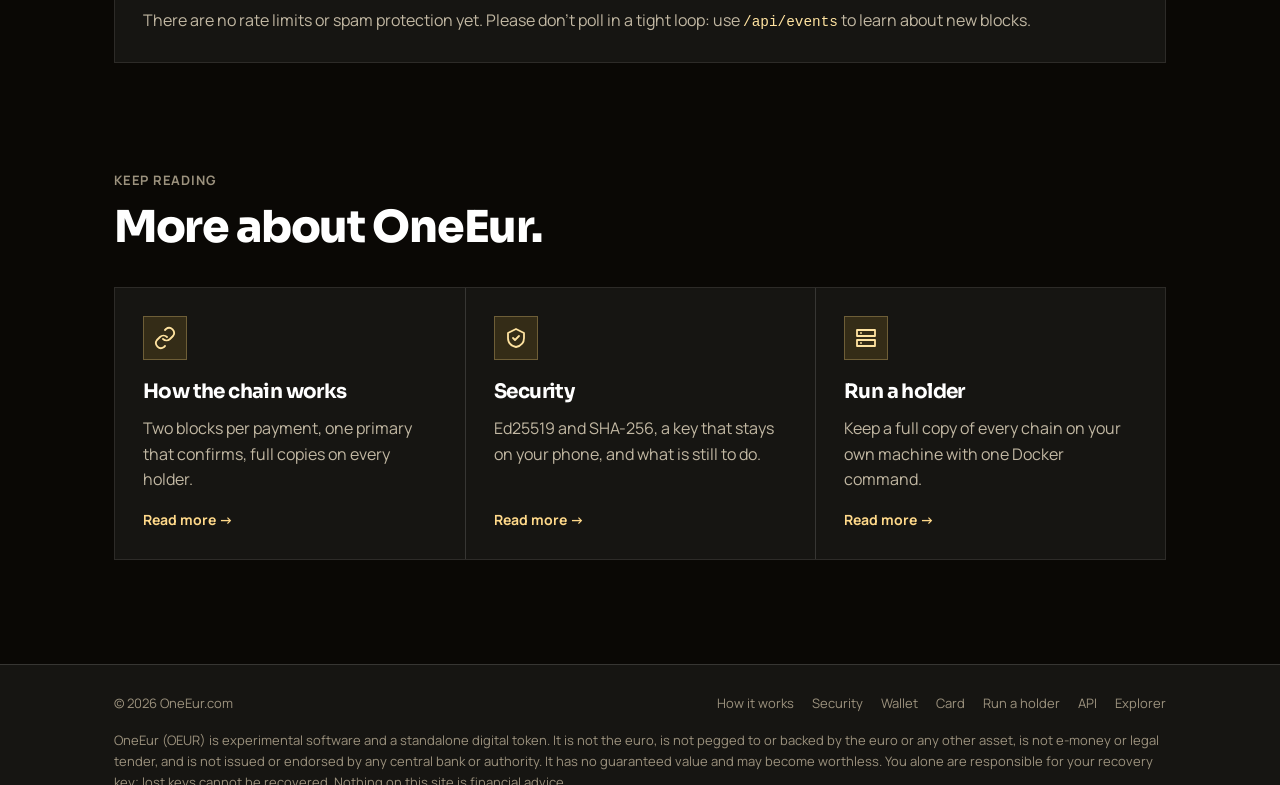
<file: api.html>
<!doctype html>
<html lang="en">
<head>
<meta charset="utf-8">
<meta name="viewport" content="width=device-width, initial-scale=1">
<title>API — OneEur</title>
<meta name="description" content="The OneEur API for developers: read balances, chains and payments, sign blocks yourself and submit them, and follow every block live.">
<meta property="og:title" content="API — OneEur">
<meta property="og:description" content="The OneEur API for developers: read balances, chains and payments, sign blocks yourself and submit them, and follow every block live.">
<meta property="og:url" content="https://oneeur.com/api.html">
<meta name="theme-color" content="#0A0805">
<link rel="icon" href="favicon.ico" sizes="32x32">
<link rel="icon" href="favicon.svg" type="image/svg+xml">
<link rel="apple-touch-icon" href="apple-touch-icon.png">
<link rel="manifest" href="site.webmanifest">
<link rel="preconnect" href="https://fonts.googleapis.com">
<link rel="preconnect" href="https://fonts.gstatic.com" crossorigin>
<link href="https://fonts.googleapis.com/css2?family=Sora:wght@600;700;800&family=Manrope:wght@400;500;700&display=swap" rel="stylesheet">
<link rel="stylesheet" href="style.css">
</head>
<body>

<header>
  <div class="wrap">
    <a class="brand" href="./"><span class="mark" aria-hidden="true"><svg viewBox="0 0 1024 1024" xmlns="http://www.w3.org/2000/svg"><defs><clipPath id="mc"><rect width="1024" height="1024" rx="229"/></clipPath><linearGradient id="mg" x1="0" y1="0" x2="1" y2="1"><stop offset="0" stop-color="#FFE08A"/><stop offset=".5" stop-color="#E7B43C"/><stop offset="1" stop-color="#A8720F"/></linearGradient><radialGradient id="ms" cx="90%" cy="0%" r="75%"><stop offset="0" stop-color="#fff" stop-opacity=".35"/><stop offset=".7" stop-color="#fff" stop-opacity="0"/></radialGradient></defs><g clip-path="url(#mc)"><rect width="1024" height="1024" fill="url(#mg)"/><rect width="1024" height="1024" fill="url(#ms)"/><circle cx="512" cy="512" r="330" fill="none" stroke="#fff" stroke-opacity=".18" stroke-width="44"/><circle cx="512" cy="512" r="272" fill="none" stroke="#1A1300" stroke-opacity=".16" stroke-width="5" stroke-dasharray="30 12"/><circle cx="512" cy="512" r="232" fill="none" stroke="#fff" stroke-opacity=".12" stroke-width="4"/><g fill="none" stroke="#1A1300" stroke-opacity=".22" stroke-width="7" stroke-linecap="round" stroke-linejoin="round"><path d="M284 512H352l24-24h28"/><path d="M292 584H344l24 24h24"/><path d="M300 436H356l18-18h20"/><path d="M740 512H672l-24 24h-28"/><path d="M732 440H680l-24-24h-24"/><path d="M724 588H668l-18 18h-20"/><path d="M560 288v28l20 20v6"/><path d="M464 736v-28l-20-20v-6"/></g><g fill="#FFF4CF"><circle cx="404" cy="488" r="20" fill-opacity=".25"/><circle cx="404" cy="488" r="10" fill-opacity=".9"/><circle cx="392" cy="608" r="20" fill-opacity=".25"/><circle cx="392" cy="608" r="10" fill-opacity=".9"/><circle cx="394" cy="418" r="20" fill-opacity=".25"/><circle cx="394" cy="418" r="10" fill-opacity=".9"/><circle cx="620" cy="536" r="20" fill-opacity=".25"/><circle cx="620" cy="536" r="10" fill-opacity=".9"/><circle cx="632" cy="416" r="20" fill-opacity=".25"/><circle cx="632" cy="416" r="10" fill-opacity=".9"/><circle cx="630" cy="606" r="20" fill-opacity=".25"/><circle cx="630" cy="606" r="10" fill-opacity=".9"/><circle cx="580" cy="342" r="20" fill-opacity=".25"/><circle cx="580" cy="342" r="10" fill-opacity=".9"/><circle cx="444" cy="682" r="20" fill-opacity=".25"/><circle cx="444" cy="682" r="10" fill-opacity=".9"/></g><path d="M490.93 662V403.14l18.92 14.62h-77.4V348.1h138.46V662z" fill="#fff" fill-opacity=".45" transform="translate(0 5)"/><path d="M490.93 662V403.14l18.92 14.62h-77.4V348.1h138.46V662z" fill="#1A1300"/></g></svg></span>OneEur.com</a>
    <nav aria-label="Main">
      <a href="chain.html">How it works</a>
      <a href="security.html">Security</a>
      <a href="app.html">Wallet</a>
      <a href="card.html">Card</a>
      <a href="holder.html">Run a holder</a>
      <a href="api.html" aria-current="page">API</a>
      <a href="https://gateway.oneeur.com/explorer">Explorer</a>
    </nav>
  </div>
</header>

<main>
<div class="goldtop">
  <section class="pagehero">
    <div class="wrap">
      <span class="eyebrow">Developers</span>
      <h1>Build on the OneEur API.</h1>
      <p>A small JSON API over HTTPS. Read balances, chains and payments, and submit blocks your own code has signed. There are no API keys: every write is a block signed by the wallet itself.</p>
    </div>
  </section>
</div>

  <section class="block">
    <div class="wrap">
      <span class="eyebrow">Basics</span>
      <h2>Before you start.</h2>
      <div class="specs" style="border-top:1px solid var(--hair)">
        <dl class="card">
          <div><dt>Base URL</dt><dd><code>https://gateway.oneeur.com</code></dd></div>
          <div><dt>Format</dt><dd>JSON in and out. Send <code>content-type: application/json</code> on <code>POST</code>. Request bodies are limited to 64 KB.</dd></div>
          <div><dt>Auth</dt><dd>None. Reads are public. A block is accepted only if the wallet&rsquo;s key signed it, so the API never needs your secret.</dd></div>
          <div><dt>Amounts</dt><dd>Strings of whole units, so no language loses precision. <code>1 OEUR = 100000000</code> units.</dd></div>
          <div><dt>Hashes</dt><dd>Lowercase hex: 64 characters for a hash, 128 for a signature.</dd></div>
          <div><dt>Addresses</dt><dd><code>oe_ed25519_&hellip;</code>: the public key plus a 4-byte checksum, in lowercase base32.</dd></div>
          <div><dt>Browsers</dt><dd>The API sends no CORS headers, so a web page on another site can&rsquo;t call it from the browser. Call it from a server or a mobile app.</dd></div>
          <div><dt>Status</dt><dd>Prototype. Endpoints may change, there are no rate limits yet, and test networks may be reset.</dd></div>
        </dl>
        <div class="card code">
          <span class="tag">Try it</span>
<pre><code>curl https://gateway.oneeur.com/api/overview</code></pre>
<pre><code>{
  "genesis": "oe_ed25519_iawd2rvv&hellip;",
  "total_supply": "600000000000000000000000000",
  "block_count": 481510,
  "wallet_count": 23,
  "pending_total": "82721929340"
}</code></pre>
          <p>Every confirmed block is also visible in the explorer.</p>
          <a class="explore" href="https://gateway.oneeur.com/explorer">Open the explorer <span aria-hidden="true">&rarr;</span></a>
        </div>
      </div>
    </div>
  </section>

  <section class="block">
    <div class="wrap">
      <span class="eyebrow">Endpoints</span>
      <h2>Wallets and blocks.</h2>
      <dl class="rows">
        <div><dt><code>GET /api/accounts/:address</code></dt><dd>A wallet&rsquo;s balance, height and latest block hash (<code>head</code>). Read this before signing the wallet&rsquo;s next block. <code>404</code> if the wallet has no chain yet.<span class="default"><code>{address, balance, height, head}</code></span></dd></div>
        <div><dt><code>GET /api/accounts/:address/pending</code></dt><dd>Payments sent to the wallet that it hasn&rsquo;t collected yet.<span class="default"><code>{address, pending: [{send_hash, from, amount, memo}]}</code></span></dd></div>
        <div><dt><code>GET /api/accounts/:address/chain</code></dt><dd>The wallet&rsquo;s own blocks, newest first. <code>limit</code> is 1&ndash;500, default 50.<span class="default"><code>{address, blocks: [block]}</code></span></dd></div>
        <div><dt><code>GET /api/blocks/:hash</code></dt><dd>One block by its hash.<span class="default"><code>block</code></span></dd></div>
        <div><dt><code>POST /api/blocks</code></dt><dd>Submit a signed block. Answers once the primary has confirmed it, usually within a few milliseconds.<span class="default"><code>201 {status, hash, confirmations, holders, confirmed_in_us}</code></span></dd></div>
      </dl>

      <h2 class="sub">Network.</h2>
      <dl class="rows">
        <div><dt><code>GET /api/overview</code></dt><dd>Genesis wallet, total supply, block and wallet counts, and the total still pending.<span class="default"><code>{genesis, total_supply, block_count, wallet_count, pending_total}</code></span></dd></div>
        <div><dt><code>GET /api/wallets</code></dt><dd>Every wallet, richest first. <code>page</code> starts at 1; <code>per_page</code> is 1&ndash;100, default 20.<span class="default"><code>{page, per_page, total, items: [{address, balance, height, head, pending}]}</code></span></dd></div>
        <div><dt><code>GET /api/transactions</code></dt><dd>Blocks, newest first, each with its <code>amount</code>, <code>counterparty</code> and whether it is still <code>pending</code>. Paged like <code>/api/wallets</code>. Add <code>address=</code> to keep only blocks on that wallet&rsquo;s chain or paying it.<span class="default"><code>{page, per_page, total, items: [block + {amount, counterparty, pending}]}</code></span></dd></div>
        <div><dt><code>GET /api/activity</code></dt><dd>Sends and receives confirmed per minute over the last 60 minutes, oldest first. <code>minute</code> is a Unix timestamp. Counted since the server last started.<span class="default"><code>{minutes: [{minute, sends, receives}]}</code></span></dd></div>
        <div><dt><code>GET /api/events</code></dt><dd>A live stream (server-sent events) with one <code>block</code> event per confirmed block. See below.<span class="default"><code>event: block</code> &middot; <code>data: block</code></span></dd></div>
        <div><dt><code>GET /api/holders</code></dt><dd>The chain holders, whether each is online or catching up, and which is the primary.<span class="default"><code>{primary, holders: [{name, online, loading, catching_up, blocks, bytes, wallets}]}</code></span></dd></div>
        <div><dt><code>GET /health</code></dt><dd>Answers if the API is up.<span class="default"><code>{"status": "ok"}</code></span></dd></div>
      </dl>
    </div>
  </section>

  <section class="block">
    <div class="wrap">
      <span class="eyebrow">Blocks</span>
      <h2>The block object.</h2>
      <div class="specs" style="border-top:1px solid var(--hair)">
        <dl class="card">
          <div><dt>type</dt><dd><code>open</code> (a wallet&rsquo;s first block), <code>send</code> or <code>receive</code></dd></div>
          <div><dt>algorithm</dt><dd>Always <code>"ed25519"</code> today. May be left out on input.</dd></div>
          <div><dt>account</dt><dd>The address of the wallet whose chain this block is on</dd></div>
          <div><dt>height</dt><dd>Position in that chain. The first block is 1.</dd></div>
          <div><dt>previous</dt><dd>Hash of the block before it; zeros for an <code>open</code></dd></div>
          <div><dt>balance</dt><dd>The wallet&rsquo;s balance <em>after</em> this block, in units</dd></div>
          <div><dt>link</dt><dd>Send: the receiver&rsquo;s address. Open or receive: the hash of the send it collects.</dd></div>
          <div><dt>memo</dt><dd>0&ndash;128 bytes of UTF-8, no control characters, <code>""</code> for none. Public and permanent.</dd></div>
          <div><dt>hash</dt><dd>SHA-256 of the block&rsquo;s bytes</dd></div>
          <div><dt>signature</dt><dd>Ed25519 signature of <code>hash</code> by the wallet&rsquo;s key</dd></div>
        </dl>
        <div class="card code">
          <span class="tag">Example</span>
<pre><code>{
  "type": "send",
  "algorithm": "ed25519",
  "account": "oe_ed25519_&hellip;",
  "height": 2,
  "previous": "&lt;64 hex&gt;",
  "balance": "2099999000000000",
  "link": "oe_ed25519_&hellip;",
  "memo": "March rent",
  "hash": "&lt;64 hex&gt;",
  "signature": "&lt;128 hex&gt;"
}</code></pre>
          <p>The block carries no amount. A send&rsquo;s amount is the drop in balance from the block before it; a receive&rsquo;s is the amount of the send it collects.</p>
        </div>
      </div>
    </div>
  </section>

  <section class="block">
    <div class="wrap">
      <span class="eyebrow">Making a payment</span>
      <h2>Read, sign, submit.</h2>
      <ol class="flow">
        <li class="card"><span class="num">01</span><h3>Read the account</h3><p><code>GET /api/accounts/&lt;sender&gt;</code> gives <code>head</code>, <code>height</code> and <code>balance</code>.</p></li>
        <li class="card"><span class="num">02</span><h3>Sign a send</h3><p>Build a <code>send</code> with <code>height + 1</code>, <code>previous = head</code>, <code>balance = balance &minus; amount</code> and <code>link</code> = the receiver. Sign it and <code>POST /api/blocks</code>.</p></li>
        <li class="card"><span class="num">03</span><h3>Collect it</h3><p>The receiver reads <code>/pending</code> and, for each item, signs an <code>open</code> (if the account was <code>404</code>) or a <code>receive</code> with <code>link = send_hash</code> and the same <code>memo</code>.</p></li>
      </ol>
      <div class="stack" style="border-top:0">
        <article class="card"><h3>One block at a time per wallet</h3><p>Each block moves the wallet&rsquo;s head. Re-read the account (or use the <code>hash</code> and <code>balance</code> you just submitted) before building the next block, or the next one is refused as <code>fork</code>.</p></article>
        <article class="card"><h3>The memo must match</h3><p>An <code>open</code> or <code>receive</code> must repeat the send&rsquo;s memo exactly, so both chains hold the same signed text. Use it for an invoice or order number; anyone can read it.</p></article>
      </div>
    </div>
  </section>

  <section class="block">
    <div class="wrap">
      <span class="eyebrow">Signing</span>
      <h2>Sign blocks in your own code.</h2>
      <div class="card code bytes" style="border-top:1px solid var(--hair)">
        <span class="tag">What gets hashed and signed</span>
<pre><code>"ONEEUR-BLOCK-V1"   15 bytes   format name
type                 1 byte    1 = open, 2 = send, 3 = receive
account             key        algorithm (1) + length (2) + public key
height               8 bytes   unsigned big-endian
previous            32 bytes   hash of the previous block
balance             16 bytes   unsigned big-endian, after this block
link                key / 32   send: receiver &middot; open/receive: the send&rsquo;s hash
memo length          1 byte    0&ndash;128
memo                 0&ndash;128     UTF-8 text

key       = 0x00 (Ed25519) + 0x0020 (32) + 32-byte public key
hash      = SHA-256(bytes above)
signature = Ed25519(wallet seed, hash)
address   = "oe_ed25519_" + base32(public key + SHA-256(public key)[0..4])
            (RFC 4648 alphabet, lowercase, no padding)</code></pre>
      </div>
      <div class="card code bytes">
        <span class="tag">JavaScript &middot; @noble/curves v2</span>
<pre><code>npm install @noble/curves @noble/hashes</code></pre>
<pre><code>import { ed25519 } from '@noble/curves/ed25519.js';
import { sha256 } from '@noble/hashes/sha2.js';
import { bytesToHex, hexToBytes, randomBytes } from '@noble/hashes/utils.js';

const PREFIX = 'oe_ed25519_';
const B32 = 'abcdefghijklmnopqrstuvwxyz234567';

function base32(bytes) {
  let bits = 0, value = 0, out = '';
  for (const b of bytes) {
    value = (value &lt;&lt; 8) | b; bits += 8;
    while (bits &gt;= 5) { out += B32[(value &gt;&gt;&gt; (bits - 5)) &amp; 31]; bits -= 5; }
  }
  if (bits &gt; 0) out += B32[(value &lt;&lt; (5 - bits)) &amp; 31];
  return out;
}

function unbase32(str) {
  let bits = 0, value = 0; const out = [];
  for (const c of str) {
    const i = B32.indexOf(c);
    if (i &lt; 0) throw new Error('invalid address');
    value = (value &lt;&lt; 5) | i; bits += 5;
    if (bits &gt;= 8) { out.push((value &gt;&gt;&gt; (bits - 8)) &amp; 255); bits -= 8; }
  }
  return Uint8Array.from(out);
}

export function encodeAddress(publicKey) {
  const check = sha256(publicKey).slice(0, 4);
  return PREFIX + base32(new Uint8Array([...publicKey, ...check]));
}

export function decodeAddress(address) {
  if (!address.startsWith(PREFIX)) throw new Error('invalid address');
  const raw = unbase32(address.slice(PREFIX.length));
  const key = raw.slice(0, 32), check = raw.slice(32);
  const expected = sha256(key).slice(0, 4);
  if (raw.length !== 36 || check.some((b, i) =&gt; b !== expected[i])) throw new Error('invalid address');
  return key;
}

// Keep `seed` secret, e.g. in the device's secure storage.
export function newWallet(seed = randomBytes(32)) {
  const publicKey = ed25519.getPublicKey(seed);
  return { seed, publicKey, address: encodeAddress(publicKey) };
}

const MAGIC = new TextEncoder().encode('ONEEUR-BLOCK-V1');
const TYPES = { open: 1, send: 2, receive: 3 };

function uintBE(value, bytes) {
  const out = new Uint8Array(bytes);
  let v = BigInt(value);
  for (let i = bytes - 1; i &gt;= 0; i--) { out[i] = Number(v &amp; 0xffn); v &gt;&gt;= 8n; }
  return out;
}

export function memoBytes(memo = '') {
  const bytes = new TextEncoder().encode(memo);
  if (bytes.length &gt; 128 || /\p{Cc}/u.test(memo)) throw new Error('bad memo');
  return bytes;
}

// algorithm 0 (Ed25519), 2-byte key length, public key
const key = (publicKey) =&gt; [0, publicKey.length &gt;&gt; 8, publicKey.length &amp; 0xff, ...publicKey];

export function signingPayload(b) {
  const memo = memoBytes(b.memo);
  return new Uint8Array([
    ...MAGIC,
    TYPES[b.type],
    ...key(b.account),
    ...uintBE(b.height, 8),
    ...b.previous,
    ...uintBE(b.balance, 16),
    ...(b.type === 'send' ? key(b.link) : b.link),
    memo.length,
    ...memo,
  ]);
}

export function signBlock(wallet, b) {
  const hash = sha256(signingPayload(b));
  return {
    type: b.type,
    algorithm: 'ed25519',
    account: encodeAddress(b.account),
    height: b.height,
    previous: bytesToHex(b.previous),
    balance: b.balance.toString(),
    link: b.type === 'send' ? encodeAddress(b.link) : bytesToHex(b.link),
    memo: b.memo ?? '',
    hash: bytesToHex(hash),
    signature: bytesToHex(ed25519.sign(hash, wallet.seed)),
  };
}

// account: JSON from GET /api/accounts/:address; amount: bigint units
export function sendBlock(wallet, account, toAddress, amount, memo = '') {
  const balance = BigInt(account.balance);
  if (amount &lt;= 0n || amount &gt; balance) throw new Error('bad amount');
  return signBlock(wallet, {
    type: 'send', account: wallet.publicKey, height: account.height + 1,
    previous: hexToBytes(account.head), balance: balance - amount,
    link: decodeAddress(toAddress), memo,
  });
}

// pending: one item from /pending; account: null if the wallet had a 404
export function receiveBlock(wallet, account, pending) {
  const amount = BigInt(pending.amount);
  const link = hexToBytes(pending.send_hash);
  const memo = pending.memo ?? '';
  if (!account) {
    return signBlock(wallet, {
      type: 'open', account: wallet.publicKey, height: 1,
      previous: new Uint8Array(32), balance: amount, link, memo,
    });
  }
  return signBlock(wallet, {
    type: 'receive', account: wallet.publicKey, height: account.height + 1,
    previous: hexToBytes(account.head), balance: BigInt(account.balance) + amount, link, memo,
  });
}</code></pre>
      </div>
      <div class="card code bytes">
        <span class="tag">Send 1.5 OEUR</span>
<pre><code>const API = 'https://gateway.oneeur.com';

const account = await (await fetch(`${API}/api/accounts/${me.address}`)).json();
const block = sendBlock(me, account, 'oe_ed25519_&hellip;', 150_000_000n, 'Invoice 1042');

const res = await fetch(`${API}/api/blocks`, {
  method: 'POST',
  headers: { 'content-type': 'application/json' },
  body: JSON.stringify(block),
});
console.log(res.status, await res.json());
// 201 { status: 'confirmed', hash: '&hellip;', confirmations: 1, holders: 3, confirmed_in_us: 1840 }</code></pre>
        <p>Blocks signed with this code give the same hashes as the backend&rsquo;s own signing code. In another language, rebuild the same bytes and compare your <code>hash</code> with one from <code>/api/transactions</code>.</p>
      </div>
    </div>
  </section>

  <section class="block">
    <div class="wrap">
      <span class="eyebrow">Live events</span>
      <h2>Follow every block as it&rsquo;s confirmed.</h2>
      <div class="stack">
        <article class="card code">
          <h3>Server-sent events</h3>
          <p><code>GET /api/events</code> keeps the connection open and sends one <code>block</code> event per confirmed block, with the block JSON as data. A comment line (<code>: ping</code>) arrives every 15 seconds so idle connections stay open. Events are not replayed: after a reconnect, catch up with <code>/api/transactions</code>.</p>
<pre><code>curl -N https://gateway.oneeur.com/api/events

retry: 2000

event: block
data: {"type":"receive","account":"oe_ed25519_&hellip;","height":23920,&hellip;}</code></pre>
<pre><code>// Node 22+ or any EventSource client
const events = new EventSource('https://gateway.oneeur.com/api/events');
events.addEventListener('block', (e) =&gt; {
  const block = JSON.parse(e.data);
  if (block.type === 'send' &amp;&amp; block.link === myAddress) {
    // a payment to you: collect it from /pending
  }
});</code></pre>
        </article>
      </div>
    </div>
  </section>

  <section class="block">
    <div class="wrap">
      <span class="eyebrow">Errors</span>
      <h2>What can go wrong.</h2>
      <dl class="rows">
        <div><dt><code>400</code></dt><dd>The request is wrong: <code>invalid_address</code>, <code>invalid_hash</code>, <code>invalid_limit</code>, <code>invalid_page</code>, <code>malformed_block</code> or <code>malformed_json</code>.<span class="default"><code>{"error": "&hellip;"}</code></span></dd></div>
        <div><dt><code>404</code></dt><dd><code>not_found</code>: no such block, a wallet with no chain yet, or an unknown path.<span class="default"><code>{"error": "not_found"}</code></span></dd></div>
        <div><dt><code>413</code>, <code>415</code></dt><dd><code>request_too_large</code> (over 64 KB) or <code>unsupported_media_type</code> (not JSON).</dd></div>
        <div><dt><code>422</code></dt><dd>The block was checked and refused. Don&rsquo;t retry it unchanged; see the reasons below.<span class="default"><code>{"status": "rejected", "reason": "&hellip;"}</code></span></dd></div>
        <div><dt><code>503</code></dt><dd>Try again shortly. <code>primary_unavailable</code>: blocks can&rsquo;t be confirmed right now. <code>loading</code>: a holder is still reading its files after a restart. <code>unavailable</code>: no holder answered a read.</dd></div>
      </dl>

      <h2 class="sub">Why a block is refused.</h2>
      <dl class="rows">
        <div><dt><code>bad_signature</code></dt><dd>The signature doesn&rsquo;t match the block and the wallet&rsquo;s key. Any changed field causes this, so check your byte layout first.</dd></div>
        <div><dt><code>bad_balance</code></dt><dd>The new balance doesn&rsquo;t add up, or a send is for nothing or more than the wallet has.</dd></div>
        <div><dt><code>fork</code></dt><dd>Another block already follows the same previous block. This is a double spend, or you built on an old head: re-read the account.</dd></div>
        <div><dt><code>bad_previous</code>, <code>gap</code></dt><dd>The block doesn&rsquo;t point to the wallet&rsquo;s latest block, or skips a height.</dd></div>
        <div><dt><code>account_not_open</code></dt><dd>A <code>send</code> or <code>receive</code> on a wallet that has no chain yet. Its first block must be an <code>open</code>.</dd></div>
        <div><dt><code>unknown_send</code></dt><dd>An open or receive points to a send that doesn&rsquo;t exist or isn&rsquo;t for this wallet.</dd></div>
        <div><dt><code>already_exists</code></dt><dd>The block was already added, or the send was already collected.</dd></div>
        <div><dt><code>invalid_memo</code></dt><dd>Over 128 bytes, not UTF-8, or contains control characters.</dd></div>
        <div><dt><code>memo_mismatch</code></dt><dd>An open or receive whose memo differs from its send&rsquo;s.</dd></div>
        <div><dt><code>self_send</code></dt><dd>A wallet can&rsquo;t pay itself.</dd></div>
        <div><dt><code>unsupported_algorithm</code></dt><dd>Anything but <code>ed25519</code>.</dd></div>
      </dl>
    </div>
  </section>

  <section class="block">
    <div class="wrap">
      <span class="eyebrow">Good to know</span>
      <h2>Limits of the prototype.</h2>
      <div class="stack">
        <article class="card"><h3>One primary confirms</h3><p>A <code>201</code> means the primary has added the block (<code>confirmations: 1</code>); copies reach the other holders in the background. The primary is trusted, and while it is down no block can be confirmed. There is no failover yet.</p></article>
        <article class="card"><h3>Lists can be a moment behind</h3><p>Accounts, pending payments and a wallet&rsquo;s chain come straight from the primary. Overview, wallets, transactions and blocks come from a read copy that is usually less than a millisecond behind. Right after you submit, look up your own wallet through <code>/api/accounts</code>.</p></article>
        <article class="card"><h3>Be gentle</h3><p>There are no rate limits or spam protection yet. Please don&rsquo;t poll in a tight loop: use <code>/api/events</code> to learn about new blocks.</p></article>
      </div>
    </div>
  </section>

  <section class="block">
    <div class="wrap">
      <span class="eyebrow">Keep reading</span>
      <h2>More about OneEur.</h2>
      <div class="pages three">
        <a href="chain.html"><div class="icon"><svg width="24" height="24" viewBox="0 0 24 24" fill="none" stroke="currentColor" stroke-width="1.8" stroke-linecap="round" stroke-linejoin="round" aria-hidden="true"><path d="M10 13a5 5 0 007 0l3-3a5 5 0 00-7-7l-1 1"/><path d="M14 11a5 5 0 00-7 0l-3 3a5 5 0 007 7l1-1"/></svg></div><h3>How the chain works</h3><p>Two blocks per payment, one primary that confirms, full copies on every holder.</p><span class="go">Read more <span aria-hidden="true">&rarr;</span></span></a>
        <a href="security.html"><div class="icon"><svg width="24" height="24" viewBox="0 0 24 24" fill="none" stroke="currentColor" stroke-width="1.8" stroke-linecap="round" stroke-linejoin="round" aria-hidden="true"><path d="M12 3l8 4v5c0 5-3.5 8-8 9-4.5-1-8-4-8-9V7z"/><path d="M9 12l2 2 4-4"/></svg></div><h3>Security</h3><p>Ed25519 and SHA-256, a key that stays on your phone, and what is still to do.</p><span class="go">Read more <span aria-hidden="true">&rarr;</span></span></a>
        <a href="holder.html"><div class="icon"><svg width="24" height="24" viewBox="0 0 24 24" fill="none" stroke="currentColor" stroke-width="1.8" stroke-linecap="round" stroke-linejoin="round" aria-hidden="true"><rect x="3" y="4" width="18" height="6"/><rect x="3" y="14" width="18" height="6"/><path d="M7 7h.01M7 17h.01"/></svg></div><h3>Run a holder</h3><p>Keep a full copy of every chain on your own machine with one Docker command.</p><span class="go">Read more <span aria-hidden="true">&rarr;</span></span></a>
      </div>
    </div>
  </section>
</main>

<footer>
  <div class="wrap">
    <span>© 2026 OneEur.com</span>
    <nav aria-label="Footer">
      <a href="chain.html">How it works</a>
      <a href="security.html">Security</a>
      <a href="app.html">Wallet</a>
      <a href="card.html">Card</a>
      <a href="holder.html">Run a holder</a>
      <a href="api.html">API</a>
      <a href="https://gateway.oneeur.com/explorer">Explorer</a>
    </nav>
    <p class="notice">OneEur (OEUR) is experimental software and a standalone digital token. It is not the euro, is not pegged to or backed by the euro or any other asset, is not e-money or legal tender, and is not issued or endorsed by any central bank or authority. It has no guaranteed value and may become worthless. You alone are responsible for your recovery key; lost keys cannot be recovered. Nothing on this site is financial advice.</p>
  </div>
</footer>

</body>
</html>
</file>
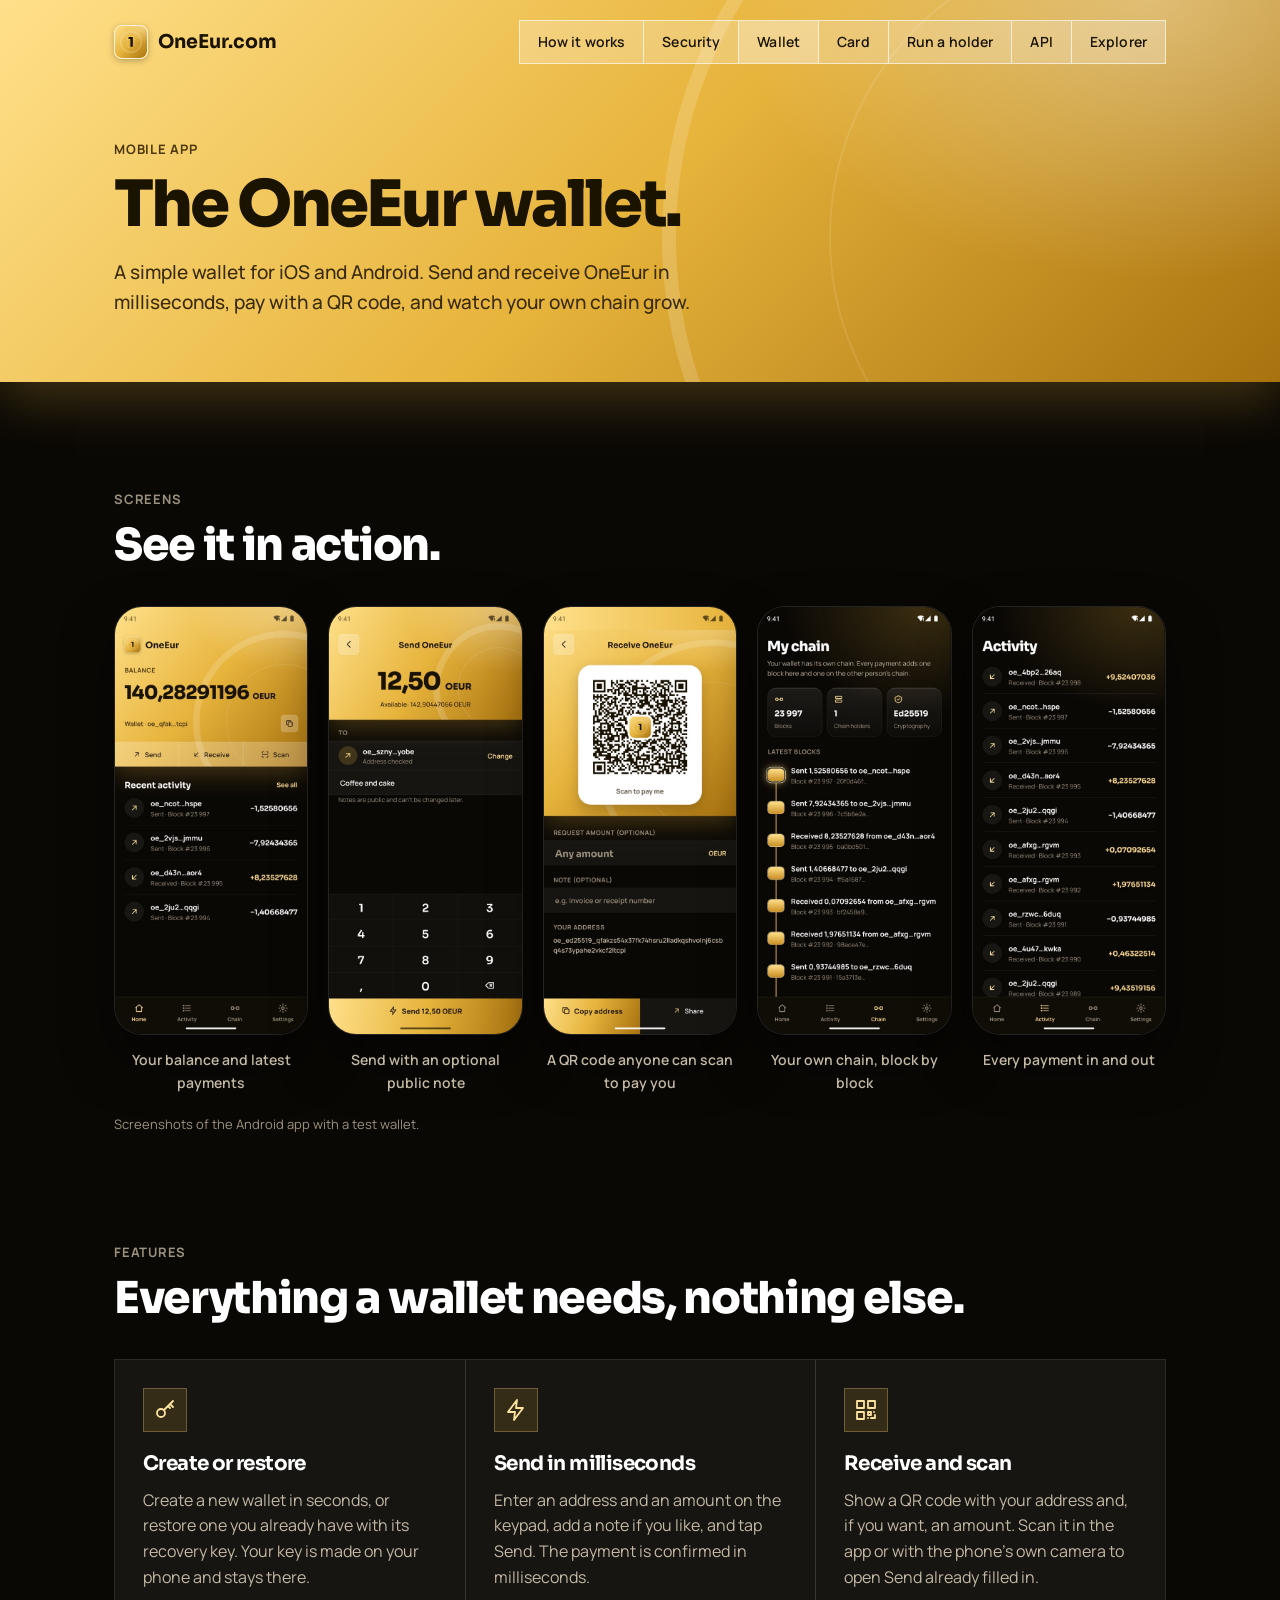
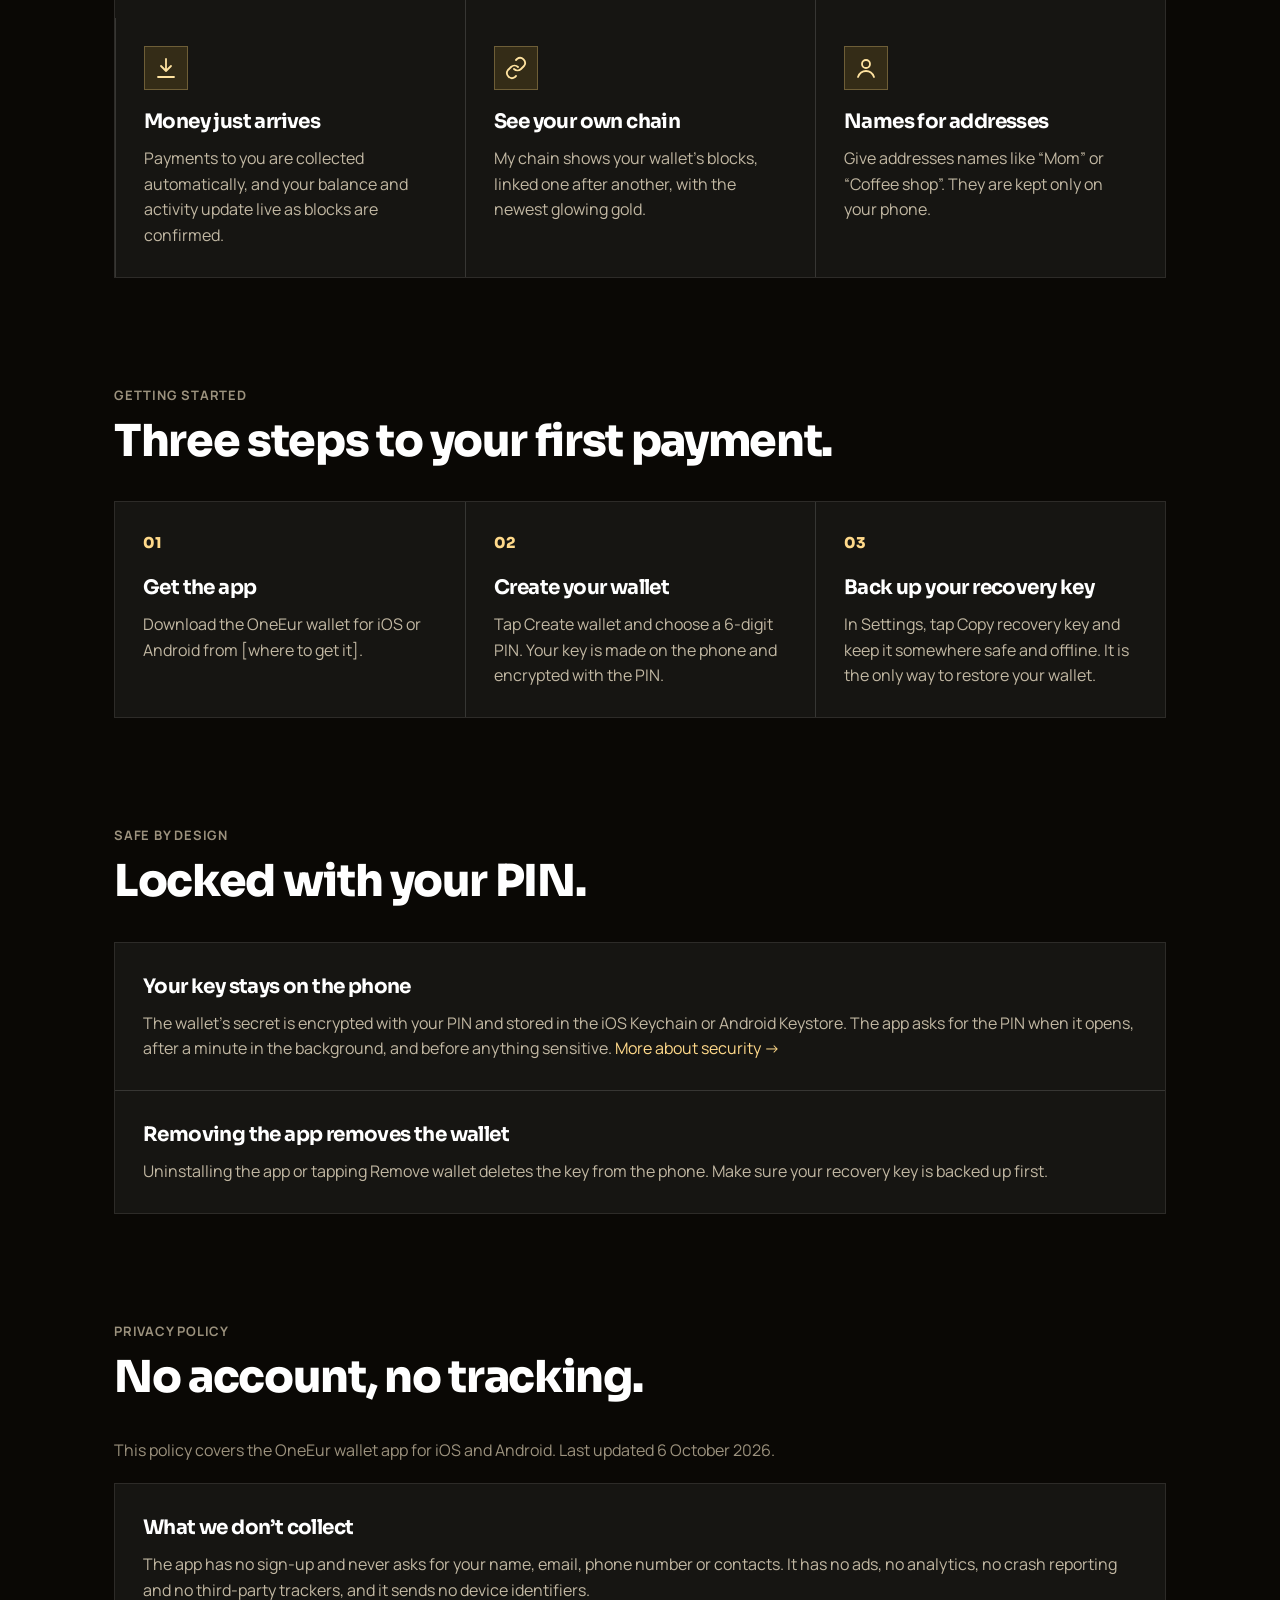
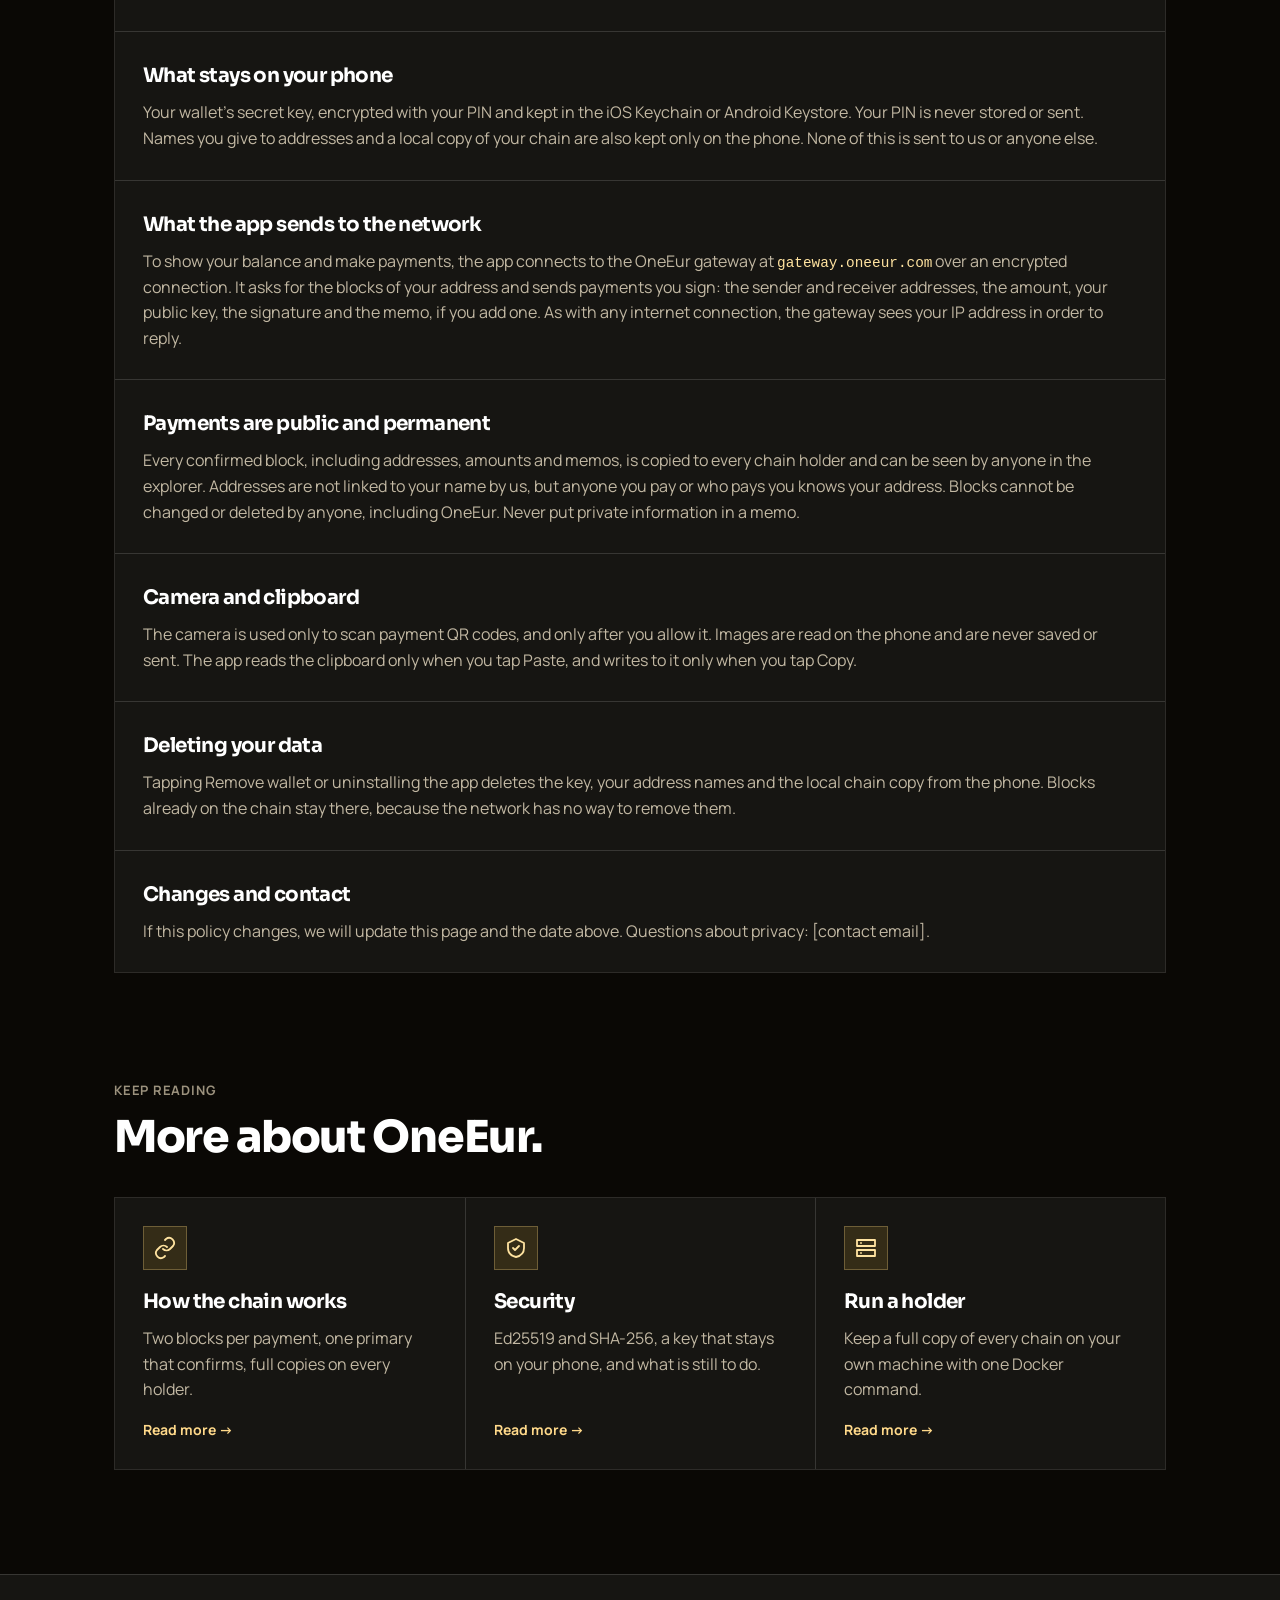
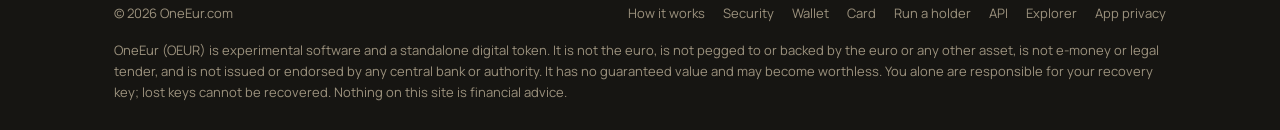
<file: app.html>
<!doctype html>
<html lang="en">
<head>
<meta charset="utf-8">
<meta name="viewport" content="width=device-width, initial-scale=1">
<title>Mobile app — OneEur</title>
<meta name="description" content="The OneEur wallet for iOS and Android: send and receive in milliseconds, scan QR codes and see your own chain.">
<meta property="og:title" content="Mobile app — OneEur">
<meta property="og:description" content="The OneEur wallet for iOS and Android: send and receive in milliseconds, scan QR codes and see your own chain.">
<meta property="og:url" content="https://oneeur.com/app.html">
<meta name="theme-color" content="#0A0805">
<link rel="icon" href="favicon.ico" sizes="32x32">
<link rel="icon" href="favicon.svg" type="image/svg+xml">
<link rel="apple-touch-icon" href="apple-touch-icon.png">
<link rel="manifest" href="site.webmanifest">
<link rel="preconnect" href="https://fonts.googleapis.com">
<link rel="preconnect" href="https://fonts.gstatic.com" crossorigin>
<link href="https://fonts.googleapis.com/css2?family=Sora:wght@600;700;800&family=Manrope:wght@400;500;700&display=swap" rel="stylesheet">
<link rel="stylesheet" href="style.css">
</head>
<body>

<header>
  <div class="wrap">
    <a class="brand" href="./"><span class="mark" aria-hidden="true"><svg viewBox="0 0 1024 1024" xmlns="http://www.w3.org/2000/svg"><defs><clipPath id="mc"><rect width="1024" height="1024" rx="229"/></clipPath><linearGradient id="mg" x1="0" y1="0" x2="1" y2="1"><stop offset="0" stop-color="#FFE08A"/><stop offset=".5" stop-color="#E7B43C"/><stop offset="1" stop-color="#A8720F"/></linearGradient><radialGradient id="ms" cx="90%" cy="0%" r="75%"><stop offset="0" stop-color="#fff" stop-opacity=".35"/><stop offset=".7" stop-color="#fff" stop-opacity="0"/></radialGradient></defs><g clip-path="url(#mc)"><rect width="1024" height="1024" fill="url(#mg)"/><rect width="1024" height="1024" fill="url(#ms)"/><circle cx="512" cy="512" r="330" fill="none" stroke="#fff" stroke-opacity=".18" stroke-width="44"/><circle cx="512" cy="512" r="272" fill="none" stroke="#1A1300" stroke-opacity=".16" stroke-width="5" stroke-dasharray="30 12"/><circle cx="512" cy="512" r="232" fill="none" stroke="#fff" stroke-opacity=".12" stroke-width="4"/><g fill="none" stroke="#1A1300" stroke-opacity=".22" stroke-width="7" stroke-linecap="round" stroke-linejoin="round"><path d="M284 512H352l24-24h28"/><path d="M292 584H344l24 24h24"/><path d="M300 436H356l18-18h20"/><path d="M740 512H672l-24 24h-28"/><path d="M732 440H680l-24-24h-24"/><path d="M724 588H668l-18 18h-20"/><path d="M560 288v28l20 20v6"/><path d="M464 736v-28l-20-20v-6"/></g><g fill="#FFF4CF"><circle cx="404" cy="488" r="20" fill-opacity=".25"/><circle cx="404" cy="488" r="10" fill-opacity=".9"/><circle cx="392" cy="608" r="20" fill-opacity=".25"/><circle cx="392" cy="608" r="10" fill-opacity=".9"/><circle cx="394" cy="418" r="20" fill-opacity=".25"/><circle cx="394" cy="418" r="10" fill-opacity=".9"/><circle cx="620" cy="536" r="20" fill-opacity=".25"/><circle cx="620" cy="536" r="10" fill-opacity=".9"/><circle cx="632" cy="416" r="20" fill-opacity=".25"/><circle cx="632" cy="416" r="10" fill-opacity=".9"/><circle cx="630" cy="606" r="20" fill-opacity=".25"/><circle cx="630" cy="606" r="10" fill-opacity=".9"/><circle cx="580" cy="342" r="20" fill-opacity=".25"/><circle cx="580" cy="342" r="10" fill-opacity=".9"/><circle cx="444" cy="682" r="20" fill-opacity=".25"/><circle cx="444" cy="682" r="10" fill-opacity=".9"/></g><path d="M490.93 662V403.14l18.92 14.62h-77.4V348.1h138.46V662z" fill="#fff" fill-opacity=".45" transform="translate(0 5)"/><path d="M490.93 662V403.14l18.92 14.62h-77.4V348.1h138.46V662z" fill="#1A1300"/></g></svg></span>OneEur.com</a>
    <nav aria-label="Main">
      <a href="chain.html">How it works</a>
      <a href="security.html">Security</a>
      <a href="app.html" aria-current="page">Wallet</a>
      <a href="card.html">Card</a>
      <a href="holder.html">Run a holder</a>
      <a href="api.html">API</a>
      <a href="https://gateway.oneeur.com/explorer">Explorer</a>
    </nav>
  </div>
</header>

<main>
<div class="goldtop">
  <section class="pagehero">
    <div class="wrap">
      <span class="eyebrow">Mobile app</span>
      <h1>The OneEur wallet.</h1>
      <p>A simple wallet for iOS and Android. Send and receive OneEur in milliseconds, pay with a QR code, and watch your own chain grow.</p>
    </div>
  </section>
</div>

  <section class="block">
    <div class="wrap">
      <span class="eyebrow">Screens</span>
      <h2>See it in action.</h2>
      <div class="shots">
        <figure><div class="phone"><img src="img/app-home.jpg" width="540" height="1200" alt="Wallet home screen showing a balance of 140.28 OEUR and recent payments"></div><figcaption>Your balance and latest payments</figcaption></figure>
        <figure><div class="phone"><img src="img/app-send.jpg" width="540" height="1200" alt="Send screen with 12.50 OEUR to a checked address and the note Coffee and cake"></div><figcaption>Send with an optional public note</figcaption></figure>
        <figure><div class="phone"><img src="img/app-receive.jpg" width="540" height="1200" alt="Receive screen with a QR code and the wallet address" loading="lazy"></div><figcaption>A QR code anyone can scan to pay you</figcaption></figure>
        <figure><div class="phone"><img src="img/app-chain.jpg" width="540" height="1200" alt="My chain screen showing 23,997 blocks, Ed25519 and the latest blocks linked together" loading="lazy"></div><figcaption>Your own chain, block by block</figcaption></figure>
        <figure><div class="phone"><img src="img/app-activity.jpg" width="540" height="1200" alt="Activity screen listing received and sent payments" loading="lazy"></div><figcaption>Every payment in and out</figcaption></figure>
      </div>
      <p class="shots-note">Screenshots of the Android app with a test wallet.</p>
    </div>
  </section>

  <section class="block">
    <div class="wrap">
      <span class="eyebrow">Features</span>
      <h2>Everything a wallet needs, nothing else.</h2>
      <div class="grid">
        <article class="card"><div class="icon"><svg width="24" height="24" viewBox="0 0 24 24" fill="none" stroke="currentColor" stroke-width="1.8" stroke-linecap="round" stroke-linejoin="round" aria-hidden="true"><circle cx="8" cy="15" r="4"/><path d="M11 12l9-9M17 6l3 3M15 8l2 2"/></svg></div><h3>Create or restore</h3><p>Create a new wallet in seconds, or restore one you already have with its recovery key. Your key is made on your phone and stays there.</p></article>
        <article class="card"><div class="icon"><svg width="24" height="24" viewBox="0 0 24 24" fill="none" stroke="currentColor" stroke-width="1.8" stroke-linecap="round" stroke-linejoin="round" aria-hidden="true"><path d="M13 2L4 14h7l-1 8 9-12h-7z"/></svg></div><h3>Send in milliseconds</h3><p>Enter an address and an amount on the keypad, add a note if you like, and tap Send. The payment is confirmed in milliseconds.</p></article>
        <article class="card"><div class="icon"><svg width="24" height="24" viewBox="0 0 24 24" fill="none" stroke="currentColor" stroke-width="1.8" stroke-linecap="round" stroke-linejoin="round" aria-hidden="true"><rect x="3" y="3" width="7" height="7"/><rect x="14" y="3" width="7" height="7"/><rect x="3" y="14" width="7" height="7"/><path d="M14 14h3v3h-3zM20 14v.01M14 20h.01M17 20h4v-3"/></svg></div><h3>Receive and scan</h3><p>Show a QR code with your address and, if you want, an amount. Scan it in the app or with the phone&rsquo;s own camera to open Send already filled in.</p></article>
        <article class="card"><div class="icon"><svg width="24" height="24" viewBox="0 0 24 24" fill="none" stroke="currentColor" stroke-width="1.8" stroke-linecap="round" stroke-linejoin="round" aria-hidden="true"><path d="M12 3v12M7 10l5 5 5-5"/><path d="M4 21h16"/></svg></div><h3>Money just arrives</h3><p>Payments to you are collected automatically, and your balance and activity update live as blocks are confirmed.</p></article>
        <article class="card"><div class="icon"><svg width="24" height="24" viewBox="0 0 24 24" fill="none" stroke="currentColor" stroke-width="1.8" stroke-linecap="round" stroke-linejoin="round" aria-hidden="true"><path d="M10 13a5 5 0 007 0l3-3a5 5 0 00-7-7l-1 1"/><path d="M14 11a5 5 0 00-7 0l-3 3a5 5 0 007 7l1-1"/></svg></div><h3>See your own chain</h3><p>My chain shows your wallet&rsquo;s blocks, linked one after another, with the newest glowing gold.</p></article>
        <article class="card"><div class="icon"><svg width="24" height="24" viewBox="0 0 24 24" fill="none" stroke="currentColor" stroke-width="1.8" stroke-linecap="round" stroke-linejoin="round" aria-hidden="true"><circle cx="12" cy="8" r="4"/><path d="M4 21c1.5-4 4.5-6 8-6s6.5 2 8 6"/></svg></div><h3>Names for addresses</h3><p>Give addresses names like &ldquo;Mom&rdquo; or &ldquo;Coffee shop&rdquo;. They are kept only on your phone.</p></article>
      </div>
    </div>
  </section>

  <section class="block">
    <div class="wrap">
      <span class="eyebrow">Getting started</span>
      <h2>Three steps to your first payment.</h2>
      <ol class="flow">
        <li class="card"><span class="num">01</span><h3>Get the app</h3><p>Download the OneEur wallet for iOS or Android from [where to get it].</p></li>
        <li class="card"><span class="num">02</span><h3>Create your wallet</h3><p>Tap Create wallet and choose a 6-digit PIN. Your key is made on the phone and encrypted with the PIN.</p></li>
        <li class="card"><span class="num">03</span><h3>Back up your recovery key</h3><p>In Settings, tap Copy recovery key and keep it somewhere safe and offline. It is the only way to restore your wallet.</p></li>
      </ol>
    </div>
  </section>

  <section class="block">
    <div class="wrap">
      <span class="eyebrow">Safe by design</span>
      <h2>Locked with your PIN.</h2>
      <div class="stack">
        <article class="card"><h3>Your key stays on the phone</h3><p>The wallet&rsquo;s secret is encrypted with your PIN and stored in the iOS Keychain or Android Keystore. The app asks for the PIN when it opens, after a minute in the background, and before anything sensitive. <a href="security.html">More about security &rarr;</a></p></article>
        <article class="card warn"><h3>Removing the app removes the wallet</h3><p>Uninstalling the app or tapping Remove wallet deletes the key from the phone. Make sure your recovery key is backed up first.</p></article>
      </div>
    </div>
  </section>

  <section class="block" id="privacy">
    <div class="wrap">
      <span class="eyebrow">Privacy policy</span>
      <h2>No account, no tracking.</h2>
      <p style="margin-bottom:20px;color:var(--soft)">This policy covers the OneEur wallet app for iOS and Android. Last updated 6 October 2026.</p>
      <div class="stack">
        <article class="card"><h3>What we don&rsquo;t collect</h3><p>The app has no sign-up and never asks for your name, email, phone number or contacts. It has no ads, no analytics, no crash reporting and no third-party trackers, and it sends no device identifiers.</p></article>
        <article class="card"><h3>What stays on your phone</h3><p>Your wallet&rsquo;s secret key, encrypted with your PIN and kept in the iOS Keychain or Android Keystore. Your PIN is never stored or sent. Names you give to addresses and a local copy of your chain are also kept only on the phone. None of this is sent to us or anyone else.</p></article>
        <article class="card"><h3>What the app sends to the network</h3><p>To show your balance and make payments, the app connects to the OneEur gateway at <code>gateway.oneeur.com</code> over an encrypted connection. It asks for the blocks of your address and sends payments you sign: the sender and receiver addresses, the amount, your public key, the signature and the memo, if you add one. As with any internet connection, the gateway sees your IP address in order to reply.</p></article>
        <article class="card warn"><h3>Payments are public and permanent</h3><p>Every confirmed block, including addresses, amounts and memos, is copied to every chain holder and can be seen by anyone in the explorer. Addresses are not linked to your name by us, but anyone you pay or who pays you knows your address. Blocks cannot be changed or deleted by anyone, including OneEur. Never put private information in a memo.</p></article>
        <article class="card"><h3>Camera and clipboard</h3><p>The camera is used only to scan payment QR codes, and only after you allow it. Images are read on the phone and are never saved or sent. The app reads the clipboard only when you tap Paste, and writes to it only when you tap Copy.</p></article>
        <article class="card"><h3>Deleting your data</h3><p>Tapping Remove wallet or uninstalling the app deletes the key, your address names and the local chain copy from the phone. Blocks already on the chain stay there, because the network has no way to remove them.</p></article>
        <article class="card"><h3>Changes and contact</h3><p>If this policy changes, we will update this page and the date above. Questions about privacy: [contact email].</p></article>
      </div>
    </div>
  </section>

  <section class="block">
    <div class="wrap">
      <span class="eyebrow">Keep reading</span>
      <h2>More about OneEur.</h2>
      <div class="pages three">
        <a href="chain.html"><div class="icon"><svg width="24" height="24" viewBox="0 0 24 24" fill="none" stroke="currentColor" stroke-width="1.8" stroke-linecap="round" stroke-linejoin="round" aria-hidden="true"><path d="M10 13a5 5 0 007 0l3-3a5 5 0 00-7-7l-1 1"/><path d="M14 11a5 5 0 00-7 0l-3 3a5 5 0 007 7l1-1"/></svg></div><h3>How the chain works</h3><p>Two blocks per payment, one primary that confirms, full copies on every holder.</p><span class="go">Read more <span aria-hidden="true">&rarr;</span></span></a>
        <a href="security.html"><div class="icon"><svg width="24" height="24" viewBox="0 0 24 24" fill="none" stroke="currentColor" stroke-width="1.8" stroke-linecap="round" stroke-linejoin="round" aria-hidden="true"><path d="M12 3l8 4v5c0 5-3.5 8-8 9-4.5-1-8-4-8-9V7z"/><path d="M9 12l2 2 4-4"/></svg></div><h3>Security</h3><p>Ed25519 and SHA-256, a key that stays on your phone, and what is still to do.</p><span class="go">Read more <span aria-hidden="true">&rarr;</span></span></a>
        <a href="holder.html"><div class="icon"><svg width="24" height="24" viewBox="0 0 24 24" fill="none" stroke="currentColor" stroke-width="1.8" stroke-linecap="round" stroke-linejoin="round" aria-hidden="true"><rect x="3" y="4" width="18" height="6"/><rect x="3" y="14" width="18" height="6"/><path d="M7 7h.01M7 17h.01"/></svg></div><h3>Run a holder</h3><p>Keep a full copy of every chain on your own machine with one Docker command.</p><span class="go">Read more <span aria-hidden="true">&rarr;</span></span></a>
      </div>
    </div>
  </section>
</main>

<footer>
  <div class="wrap">
    <span>© 2026 OneEur.com</span>
    <nav aria-label="Footer">
      <a href="chain.html">How it works</a>
      <a href="security.html">Security</a>
      <a href="app.html">Wallet</a>
      <a href="card.html">Card</a>
      <a href="holder.html">Run a holder</a>
      <a href="api.html">API</a>
      <a href="https://gateway.oneeur.com/explorer">Explorer</a>
      <a href="app.html#privacy">App privacy</a>
    </nav>
    <p class="notice">OneEur (OEUR) is experimental software and a standalone digital token. It is not the euro, is not pegged to or backed by the euro or any other asset, is not e-money or legal tender, and is not issued or endorsed by any central bank or authority. It has no guaranteed value and may become worthless. You alone are responsible for your recovery key; lost keys cannot be recovered. Nothing on this site is financial advice.</p>
  </div>
</footer>

</body>
</html>
</file>
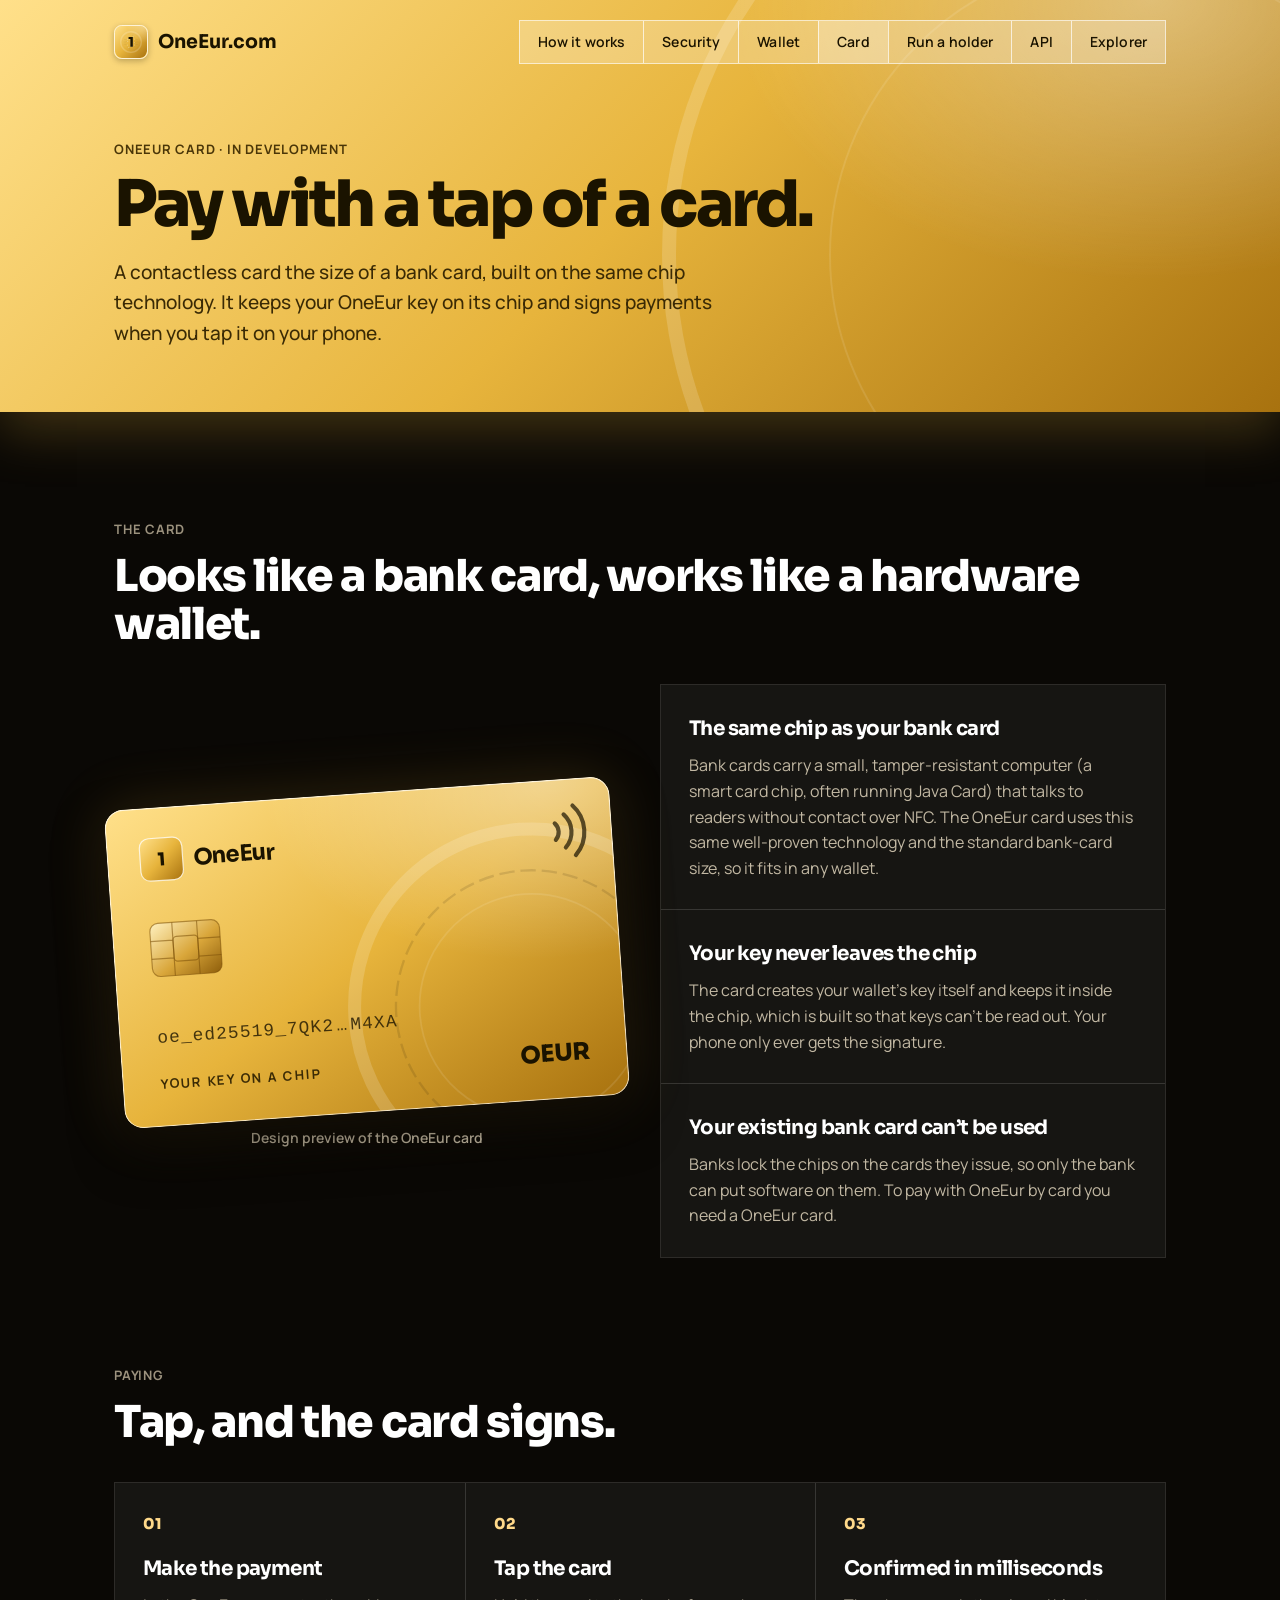
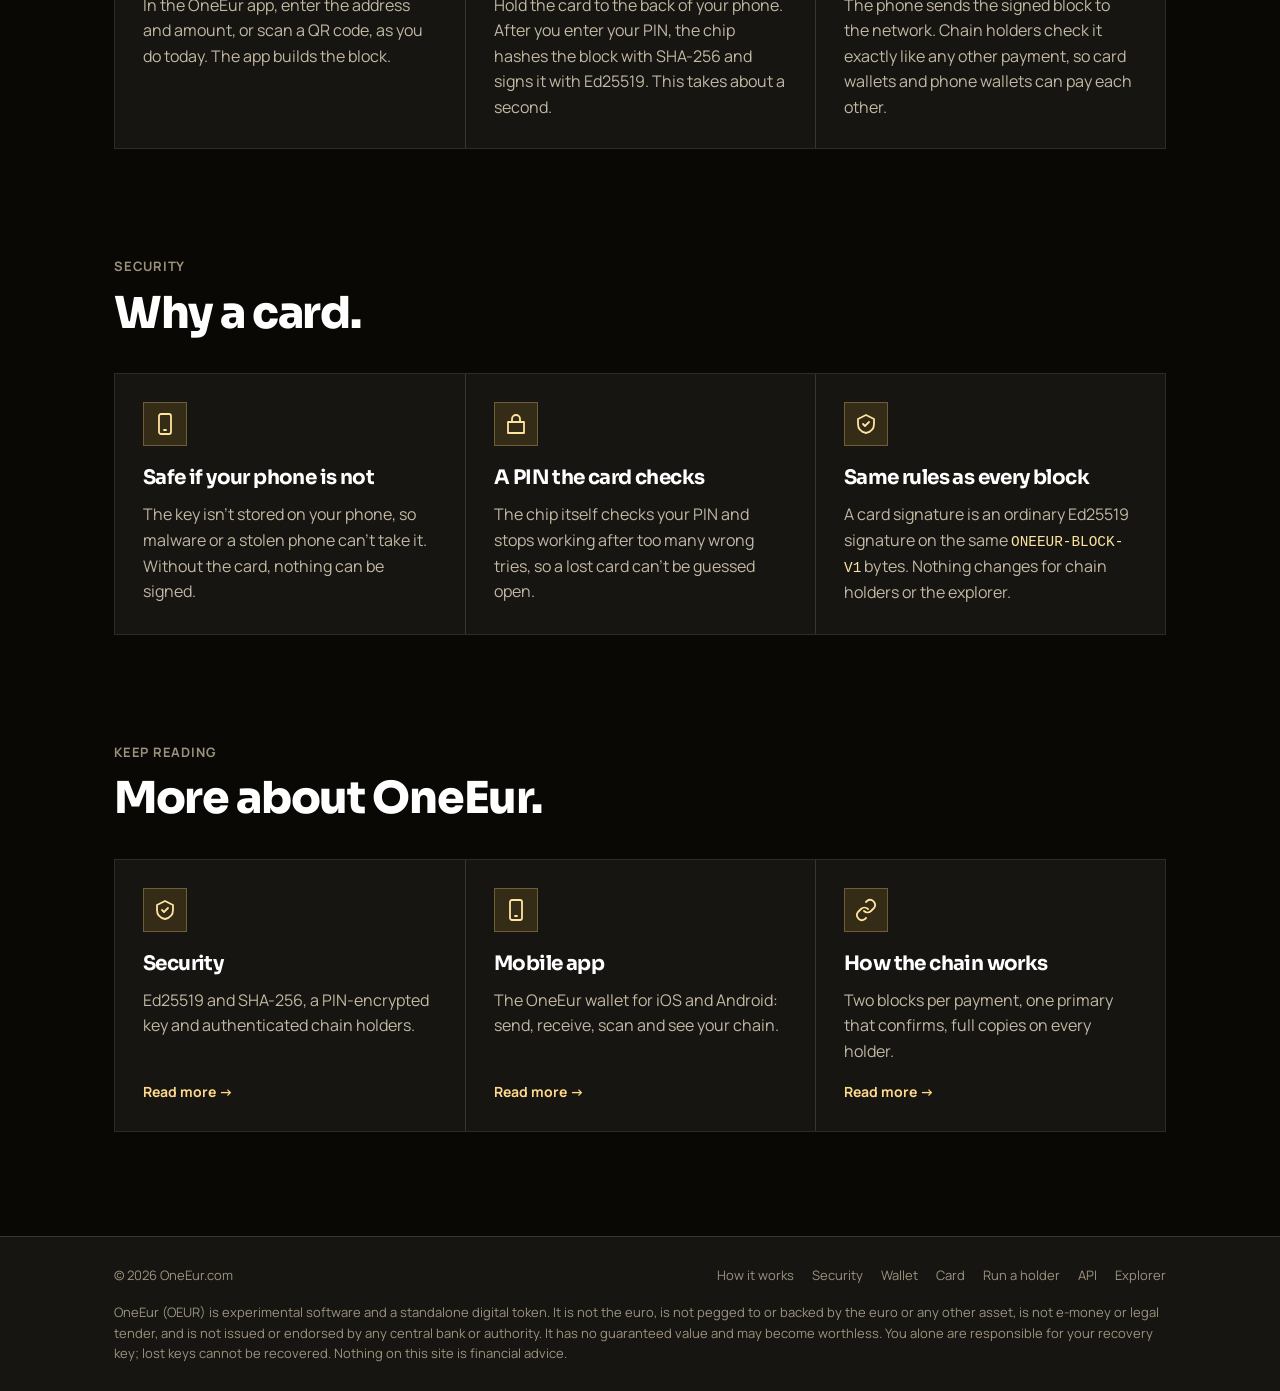
<file: card.html>
<!doctype html>
<html lang="en">
<head>
<meta charset="utf-8">
<meta name="viewport" content="width=device-width, initial-scale=1">
<title>OneEur card — OneEur</title>
<meta name="description" content="The OneEur card: a contactless card the size of a bank card that keeps your OneEur key on its chip and signs payments with a tap. In development.">
<meta property="og:title" content="OneEur card — OneEur">
<meta property="og:description" content="The OneEur card: a contactless card the size of a bank card that keeps your OneEur key on its chip and signs payments with a tap. In development.">
<meta property="og:url" content="https://oneeur.com/card.html">
<meta name="theme-color" content="#0A0805">
<link rel="icon" href="favicon.ico" sizes="32x32">
<link rel="icon" href="favicon.svg" type="image/svg+xml">
<link rel="apple-touch-icon" href="apple-touch-icon.png">
<link rel="manifest" href="site.webmanifest">
<link rel="preconnect" href="https://fonts.googleapis.com">
<link rel="preconnect" href="https://fonts.gstatic.com" crossorigin>
<link href="https://fonts.googleapis.com/css2?family=Sora:wght@600;700;800&family=Manrope:wght@400;500;700&display=swap" rel="stylesheet">
<link rel="stylesheet" href="style.css">
</head>
<body>

<header>
  <div class="wrap">
    <a class="brand" href="./"><span class="mark" aria-hidden="true"><svg viewBox="0 0 1024 1024" xmlns="http://www.w3.org/2000/svg"><defs><clipPath id="mc"><rect width="1024" height="1024" rx="229"/></clipPath><linearGradient id="mg" x1="0" y1="0" x2="1" y2="1"><stop offset="0" stop-color="#FFE08A"/><stop offset=".5" stop-color="#E7B43C"/><stop offset="1" stop-color="#A8720F"/></linearGradient><radialGradient id="ms" cx="90%" cy="0%" r="75%"><stop offset="0" stop-color="#fff" stop-opacity=".35"/><stop offset=".7" stop-color="#fff" stop-opacity="0"/></radialGradient></defs><g clip-path="url(#mc)"><rect width="1024" height="1024" fill="url(#mg)"/><rect width="1024" height="1024" fill="url(#ms)"/><circle cx="512" cy="512" r="330" fill="none" stroke="#fff" stroke-opacity=".18" stroke-width="44"/><circle cx="512" cy="512" r="272" fill="none" stroke="#1A1300" stroke-opacity=".16" stroke-width="5" stroke-dasharray="30 12"/><circle cx="512" cy="512" r="232" fill="none" stroke="#fff" stroke-opacity=".12" stroke-width="4"/><g fill="none" stroke="#1A1300" stroke-opacity=".22" stroke-width="7" stroke-linecap="round" stroke-linejoin="round"><path d="M284 512H352l24-24h28"/><path d="M292 584H344l24 24h24"/><path d="M300 436H356l18-18h20"/><path d="M740 512H672l-24 24h-28"/><path d="M732 440H680l-24-24h-24"/><path d="M724 588H668l-18 18h-20"/><path d="M560 288v28l20 20v6"/><path d="M464 736v-28l-20-20v-6"/></g><g fill="#FFF4CF"><circle cx="404" cy="488" r="20" fill-opacity=".25"/><circle cx="404" cy="488" r="10" fill-opacity=".9"/><circle cx="392" cy="608" r="20" fill-opacity=".25"/><circle cx="392" cy="608" r="10" fill-opacity=".9"/><circle cx="394" cy="418" r="20" fill-opacity=".25"/><circle cx="394" cy="418" r="10" fill-opacity=".9"/><circle cx="620" cy="536" r="20" fill-opacity=".25"/><circle cx="620" cy="536" r="10" fill-opacity=".9"/><circle cx="632" cy="416" r="20" fill-opacity=".25"/><circle cx="632" cy="416" r="10" fill-opacity=".9"/><circle cx="630" cy="606" r="20" fill-opacity=".25"/><circle cx="630" cy="606" r="10" fill-opacity=".9"/><circle cx="580" cy="342" r="20" fill-opacity=".25"/><circle cx="580" cy="342" r="10" fill-opacity=".9"/><circle cx="444" cy="682" r="20" fill-opacity=".25"/><circle cx="444" cy="682" r="10" fill-opacity=".9"/></g><path d="M490.93 662V403.14l18.92 14.62h-77.4V348.1h138.46V662z" fill="#fff" fill-opacity=".45" transform="translate(0 5)"/><path d="M490.93 662V403.14l18.92 14.62h-77.4V348.1h138.46V662z" fill="#1A1300"/></g></svg></span>OneEur.com</a>
    <nav aria-label="Main">
      <a href="chain.html">How it works</a>
      <a href="security.html">Security</a>
      <a href="app.html">Wallet</a>
      <a href="card.html" aria-current="page">Card</a>
      <a href="holder.html">Run a holder</a>
      <a href="api.html">API</a>
      <a href="https://gateway.oneeur.com/explorer">Explorer</a>
    </nav>
  </div>
</header>

<main>
<div class="goldtop">
  <section class="pagehero">
    <div class="wrap">
      <span class="eyebrow">OneEur card &middot; In development</span>
      <h1>Pay with a tap of a card.</h1>
      <p>A contactless card the size of a bank card, built on the same chip technology. It keeps your OneEur key on its chip and signs payments when you tap it on your phone.</p>
    </div>
  </section>
</div>

  <section class="block">
    <div class="wrap">
      <span class="eyebrow">The card</span>
      <h2>Looks like a bank card, works like a hardware wallet.</h2>
      <div class="withcard">
        <figure class="paycard">
          <svg viewBox="0 0 856 540" xmlns="http://www.w3.org/2000/svg" role="img" aria-labelledby="ct">
            <title id="ct">A gold OneEur card with the OneEur logo, a chip and the contactless symbol</title>
            <defs>
              <clipPath id="cc"><rect width="856" height="540" rx="32"/></clipPath>
              <linearGradient id="cgold" x1="0" y1="0" x2="1" y2="1"><stop offset="0" stop-color="#FFE08A"/><stop offset=".5" stop-color="#E7B43C"/><stop offset="1" stop-color="#A8720F"/></linearGradient>
              <radialGradient id="cshine" cx="88%" cy="0%" r="80%"><stop offset="0" stop-color="#fff" stop-opacity=".4"/><stop offset=".7" stop-color="#fff" stop-opacity="0"/></radialGradient>
              <linearGradient id="cchip" x1="0" y1="0" x2="1" y2="1"><stop offset="0" stop-color="#FFF1BF"/><stop offset=".55" stop-color="#D9A63A"/><stop offset="1" stop-color="#8E5E0B"/></linearGradient>
              <linearGradient id="cmark" x1="0" y1="0" x2="1" y2="1"><stop offset="0" stop-color="#FFE08A"/><stop offset=".5" stop-color="#E7B43C"/><stop offset="1" stop-color="#A8720F"/></linearGradient>
            </defs>
            <g clip-path="url(#cc)">
              <rect width="856" height="540" fill="url(#cgold)"/>
              <rect width="856" height="540" fill="url(#cshine)"/>
              <!-- Coin-rim watermark, as on the gold tops. -->
              <circle cx="700" cy="380" r="300" fill="none" stroke="#fff" stroke-opacity=".16" stroke-width="22"/>
              <circle cx="700" cy="380" r="230" fill="none" stroke="#1A1300" stroke-opacity=".12" stroke-width="4" stroke-dasharray="26 10"/>
              <circle cx="700" cy="380" r="190" fill="none" stroke="#fff" stroke-opacity=".1" stroke-width="3"/>
              <!-- Logo -->
              <g transform="translate(56 52)">
                <rect width="72" height="72" rx="16" fill="url(#cmark)" stroke="#fff" stroke-opacity=".75" stroke-width="2"/>
                <svg width="72" height="72" viewBox="0 0 1024 1024"><path d="M490.93 662V403.14l18.92 14.62h-77.4V348.1h138.46V662z" fill="#1A1300"/></svg>
              </g>
              <text x="146" y="101" font-family="Sora, system-ui, sans-serif" font-weight="700" font-size="38" fill="#1A1300" letter-spacing="-1">OneEur</text>
              <!-- Contactless waves -->
              <g fill="none" stroke="#1A1300" stroke-opacity=".7" stroke-width="7" stroke-linecap="round" transform="translate(760 88)">
                <path d="M0 -14a20 20 0 0 1 0 28"/>
                <path d="M16 -28a40 40 0 0 1 0 56"/>
                <path d="M32 -42a60 60 0 0 1 0 84"/>
              </g>
              <!-- Chip -->
              <g transform="translate(64 196)">
                <rect width="118" height="90" rx="14" fill="url(#cchip)" stroke="#7A4F08" stroke-opacity=".55" stroke-width="2"/>
                <g fill="none" stroke="#7A4F08" stroke-opacity=".55" stroke-width="2">
                  <path d="M0 30h38M0 60h38M80 30h38M80 60h38M38 0v90M80 0v90"/>
                  <rect x="38" y="24" width="42" height="42" rx="6"/>
                </g>
              </g>
              <!-- Card text -->
              <text x="64" y="398" font-family="ui-monospace, Menlo, monospace" font-size="30" fill="#1A1300" fill-opacity=".8" letter-spacing="2">oe_ed25519_7QK2&#8202;&hellip;&#8202;M4XA</text>
              <text x="64" y="476" font-family="Manrope, system-ui, sans-serif" font-weight="700" font-size="22" fill="#3A2A05" letter-spacing="3">YOUR KEY ON A CHIP</text>
              <text x="792" y="476" text-anchor="end" font-family="Sora, system-ui, sans-serif" font-weight="800" font-size="40" fill="#1A1300">OEUR</text>
            </g>
            <rect x="1" y="1" width="854" height="538" rx="31" fill="none" stroke="#fff" stroke-opacity=".7" stroke-width="2"/>
          </svg>
          <figcaption>Design preview of the OneEur card</figcaption>
        </figure>
        <div class="stack">
          <article class="card"><h3>The same chip as your bank card</h3><p>Bank cards carry a small, tamper-resistant computer (a smart card chip, often running Java Card) that talks to readers without contact over NFC. The OneEur card uses this same well-proven technology and the standard bank-card size, so it fits in any wallet.</p></article>
          <article class="card"><h3>Your key never leaves the chip</h3><p>The card creates your wallet&rsquo;s key itself and keeps it inside the chip, which is built so that keys can&rsquo;t be read out. Your phone only ever gets the signature.</p></article>
          <article class="card warn"><h3>Your existing bank card can&rsquo;t be used</h3><p>Banks lock the chips on the cards they issue, so only the bank can put software on them. To pay with OneEur by card you need a OneEur card.</p></article>
        </div>
      </div>
    </div>
  </section>

  <section class="block">
    <div class="wrap">
      <span class="eyebrow">Paying</span>
      <h2>Tap, and the card signs.</h2>
      <ol class="flow">
        <li class="card"><span class="num">01</span><h3>Make the payment</h3><p>In the OneEur app, enter the address and amount, or scan a QR code, as you do today. The app builds the block.</p></li>
        <li class="card"><span class="num">02</span><h3>Tap the card</h3><p>Hold the card to the back of your phone. After you enter your PIN, the chip hashes the block with SHA-256 and signs it with Ed25519. This takes about a second.</p></li>
        <li class="card"><span class="num">03</span><h3>Confirmed in milliseconds</h3><p>The phone sends the signed block to the network. Chain holders check it exactly like any other payment, so card wallets and phone wallets can pay each other.</p></li>
      </ol>
    </div>
  </section>

  <section class="block">
    <div class="wrap">
      <span class="eyebrow">Security</span>
      <h2>Why a card.</h2>
      <div class="grid">
        <article class="card"><div class="icon"><svg width="24" height="24" viewBox="0 0 24 24" fill="none" stroke="currentColor" stroke-width="1.8" stroke-linecap="round" stroke-linejoin="round" aria-hidden="true"><rect x="6" y="2" width="12" height="20" rx="2"/><path d="M11 18h2"/></svg></div><h3>Safe if your phone is not</h3><p>The key isn&rsquo;t stored on your phone, so malware or a stolen phone can&rsquo;t take it. Without the card, nothing can be signed.</p></article>
        <article class="card"><div class="icon"><svg width="24" height="24" viewBox="0 0 24 24" fill="none" stroke="currentColor" stroke-width="1.8" stroke-linecap="round" stroke-linejoin="round" aria-hidden="true"><rect x="4" y="10" width="16" height="11"/><path d="M8 10V7a4 4 0 018 0v3"/></svg></div><h3>A PIN the card checks</h3><p>The chip itself checks your PIN and stops working after too many wrong tries, so a lost card can&rsquo;t be guessed open.</p></article>
        <article class="card"><div class="icon"><svg width="24" height="24" viewBox="0 0 24 24" fill="none" stroke="currentColor" stroke-width="1.8" stroke-linecap="round" stroke-linejoin="round" aria-hidden="true"><path d="M12 3l8 4v5c0 5-3.5 8-8 9-4.5-1-8-4-8-9V7z"/><path d="M9 12l2 2 4-4"/></svg></div><h3>Same rules as every block</h3><p>A card signature is an ordinary Ed25519 signature on the same <code>ONEEUR-BLOCK-V1</code> bytes. Nothing changes for chain holders or the explorer.</p></article>
      </div>
    </div>
  </section>

  <section class="block">
    <div class="wrap">
      <span class="eyebrow">Keep reading</span>
      <h2>More about OneEur.</h2>
      <div class="pages three">
        <a href="security.html"><div class="icon"><svg width="24" height="24" viewBox="0 0 24 24" fill="none" stroke="currentColor" stroke-width="1.8" stroke-linecap="round" stroke-linejoin="round" aria-hidden="true"><path d="M12 3l8 4v5c0 5-3.5 8-8 9-4.5-1-8-4-8-9V7z"/><path d="M9 12l2 2 4-4"/></svg></div><h3>Security</h3><p>Ed25519 and SHA-256, a PIN-encrypted key and authenticated chain holders.</p><span class="go">Read more <span aria-hidden="true">&rarr;</span></span></a>
        <a href="app.html"><div class="icon"><svg width="24" height="24" viewBox="0 0 24 24" fill="none" stroke="currentColor" stroke-width="1.8" stroke-linecap="round" stroke-linejoin="round" aria-hidden="true"><rect x="6" y="2" width="12" height="20" rx="2"/><path d="M11 18h2"/></svg></div><h3>Mobile app</h3><p>The OneEur wallet for iOS and Android: send, receive, scan and see your chain.</p><span class="go">Read more <span aria-hidden="true">&rarr;</span></span></a>
        <a href="chain.html"><div class="icon"><svg width="24" height="24" viewBox="0 0 24 24" fill="none" stroke="currentColor" stroke-width="1.8" stroke-linecap="round" stroke-linejoin="round" aria-hidden="true"><path d="M10 13a5 5 0 007 0l3-3a5 5 0 00-7-7l-1 1"/><path d="M14 11a5 5 0 00-7 0l-3 3a5 5 0 007 7l1-1"/></svg></div><h3>How the chain works</h3><p>Two blocks per payment, one primary that confirms, full copies on every holder.</p><span class="go">Read more <span aria-hidden="true">&rarr;</span></span></a>
      </div>
    </div>
  </section>
</main>

<footer>
  <div class="wrap">
    <span>© 2026 OneEur.com</span>
    <nav aria-label="Footer">
      <a href="chain.html">How it works</a>
      <a href="security.html">Security</a>
      <a href="app.html">Wallet</a>
      <a href="card.html">Card</a>
      <a href="holder.html">Run a holder</a>
      <a href="api.html">API</a>
      <a href="https://gateway.oneeur.com/explorer">Explorer</a>
    </nav>
    <p class="notice">OneEur (OEUR) is experimental software and a standalone digital token. It is not the euro, is not pegged to or backed by the euro or any other asset, is not e-money or legal tender, and is not issued or endorsed by any central bank or authority. It has no guaranteed value and may become worthless. You alone are responsible for your recovery key; lost keys cannot be recovered. Nothing on this site is financial advice.</p>
  </div>
</footer>

</body>
</html>
</file>
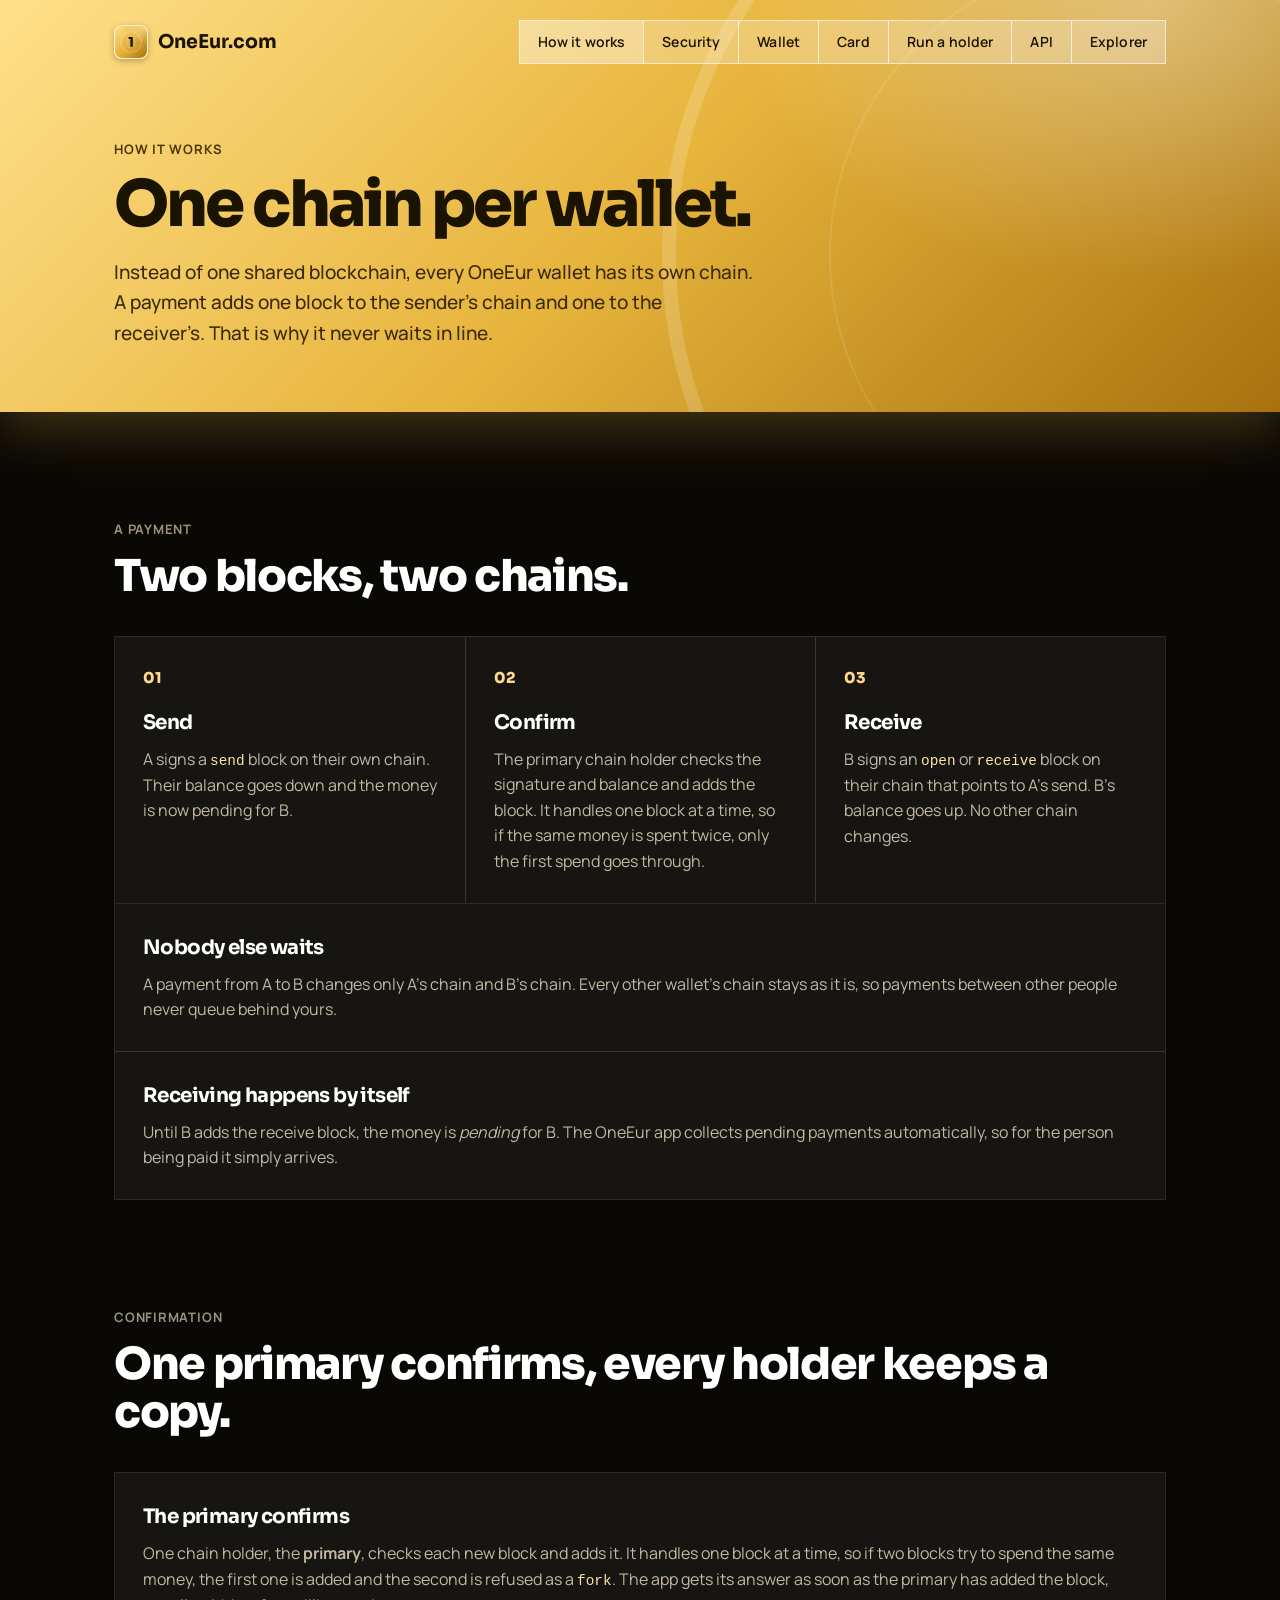
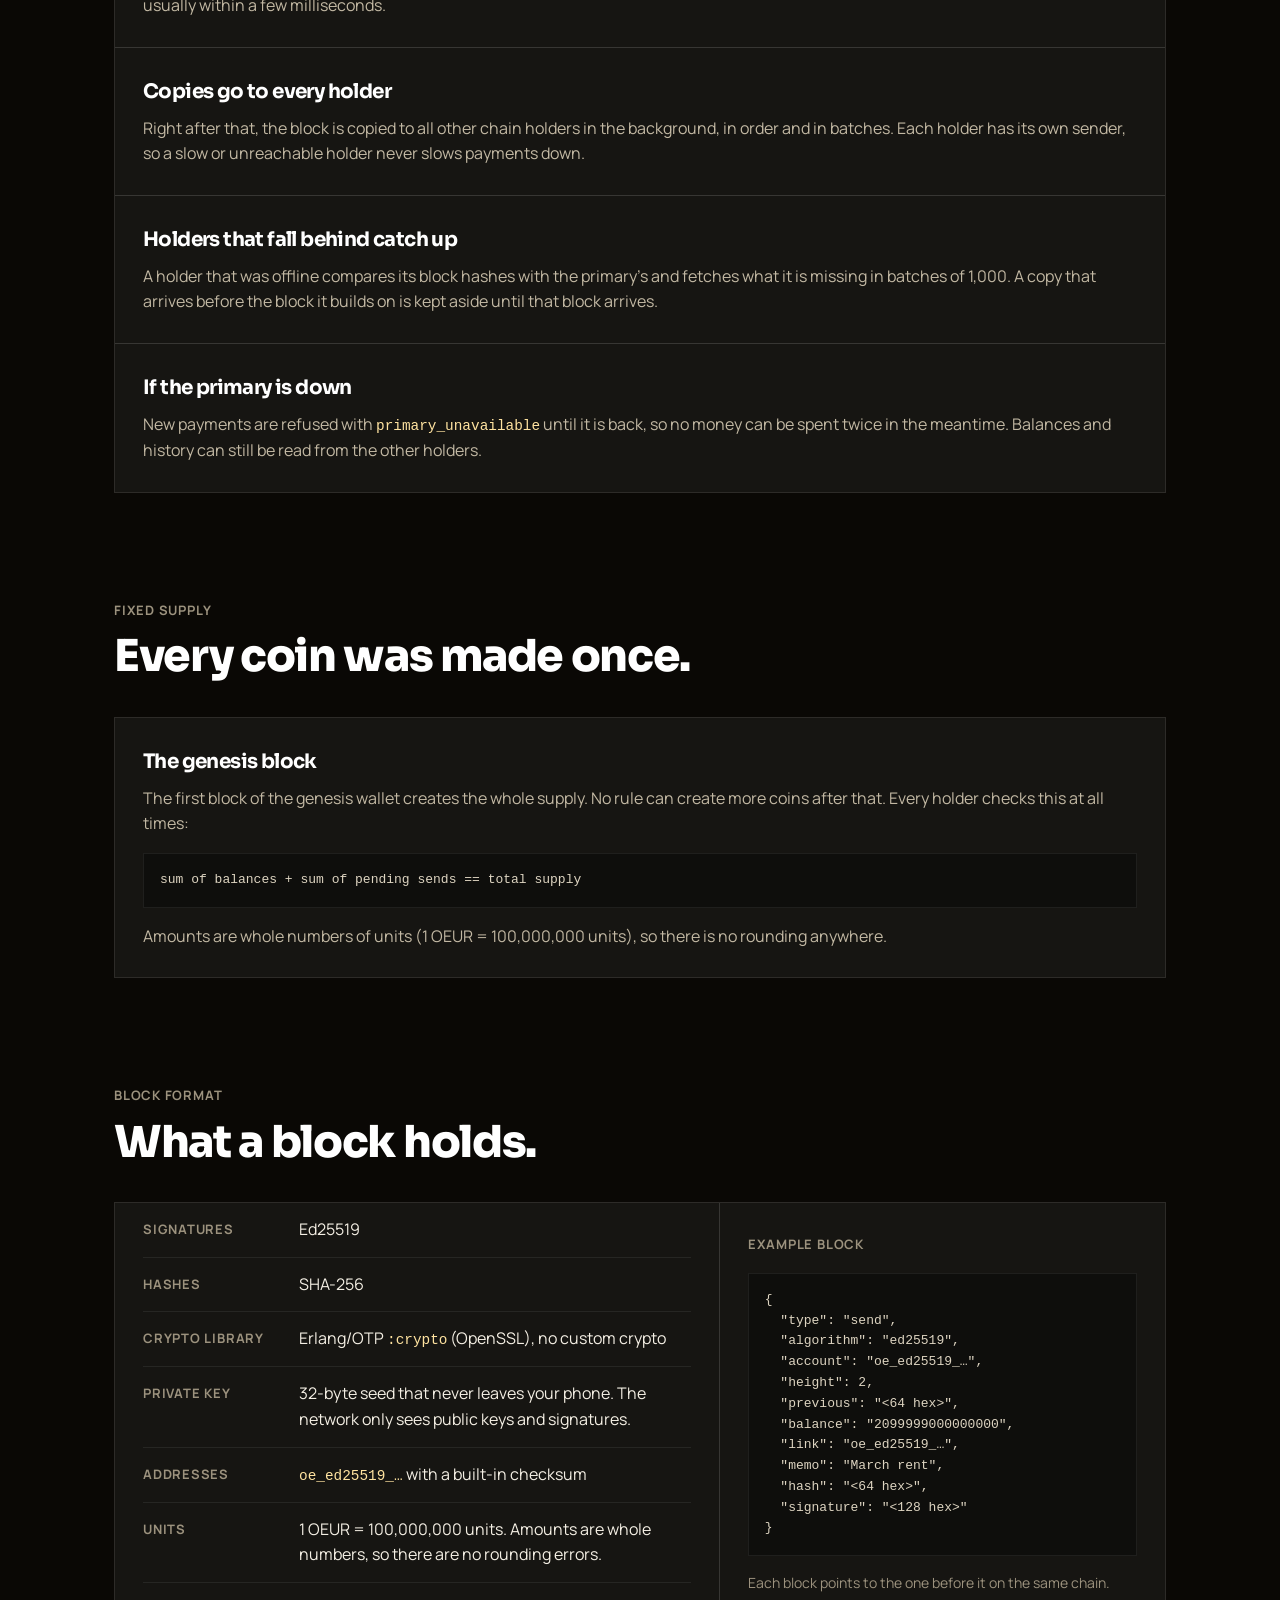
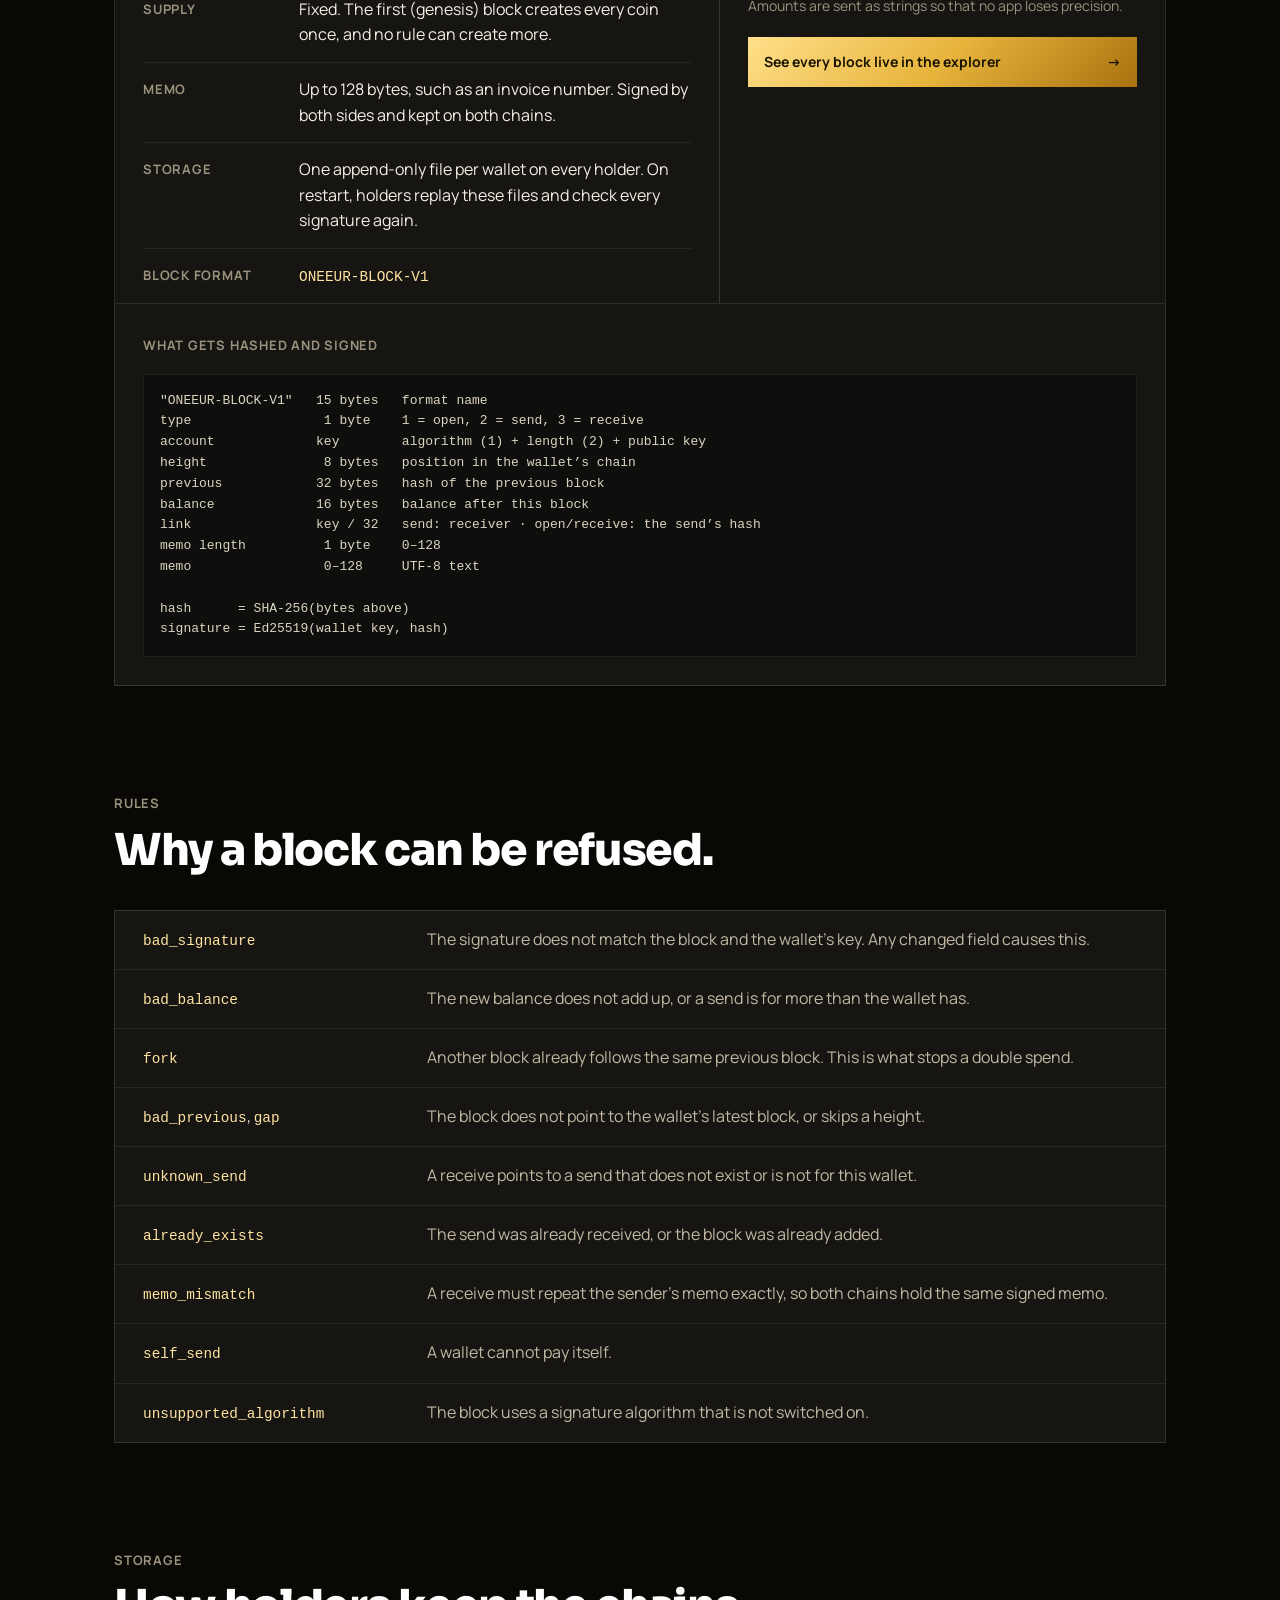
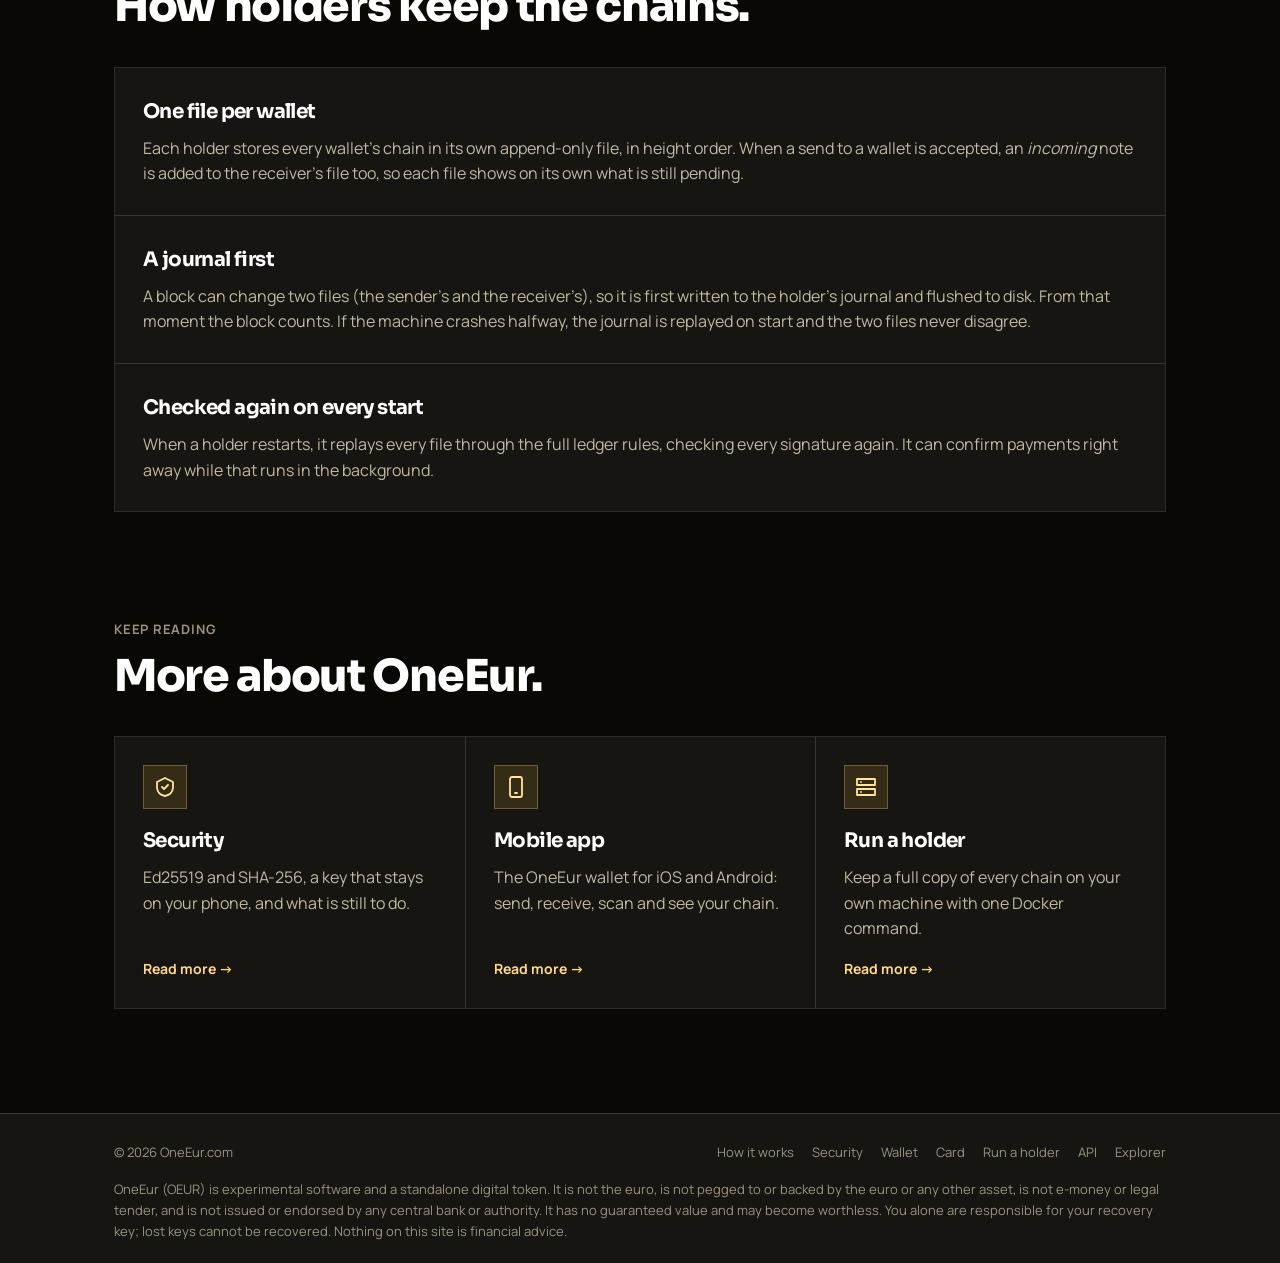
<file: chain.html>
<!doctype html>
<html lang="en">
<head>
<meta charset="utf-8">
<meta name="viewport" content="width=device-width, initial-scale=1">
<title>How it works — OneEur</title>
<meta name="description" content="How OneEur works: one chain per wallet, two blocks per payment, a primary that confirms and full copies on every holder.">
<meta property="og:title" content="How it works — OneEur">
<meta property="og:description" content="How OneEur works: one chain per wallet, two blocks per payment, a primary that confirms and full copies on every holder.">
<meta property="og:url" content="https://oneeur.com/chain.html">
<meta name="theme-color" content="#0A0805">
<link rel="icon" href="favicon.ico" sizes="32x32">
<link rel="icon" href="favicon.svg" type="image/svg+xml">
<link rel="apple-touch-icon" href="apple-touch-icon.png">
<link rel="manifest" href="site.webmanifest">
<link rel="preconnect" href="https://fonts.googleapis.com">
<link rel="preconnect" href="https://fonts.gstatic.com" crossorigin>
<link href="https://fonts.googleapis.com/css2?family=Sora:wght@600;700;800&family=Manrope:wght@400;500;700&display=swap" rel="stylesheet">
<link rel="stylesheet" href="style.css">
</head>
<body>

<header>
  <div class="wrap">
    <a class="brand" href="./"><span class="mark" aria-hidden="true"><svg viewBox="0 0 1024 1024" xmlns="http://www.w3.org/2000/svg"><defs><clipPath id="mc"><rect width="1024" height="1024" rx="229"/></clipPath><linearGradient id="mg" x1="0" y1="0" x2="1" y2="1"><stop offset="0" stop-color="#FFE08A"/><stop offset=".5" stop-color="#E7B43C"/><stop offset="1" stop-color="#A8720F"/></linearGradient><radialGradient id="ms" cx="90%" cy="0%" r="75%"><stop offset="0" stop-color="#fff" stop-opacity=".35"/><stop offset=".7" stop-color="#fff" stop-opacity="0"/></radialGradient></defs><g clip-path="url(#mc)"><rect width="1024" height="1024" fill="url(#mg)"/><rect width="1024" height="1024" fill="url(#ms)"/><circle cx="512" cy="512" r="330" fill="none" stroke="#fff" stroke-opacity=".18" stroke-width="44"/><circle cx="512" cy="512" r="272" fill="none" stroke="#1A1300" stroke-opacity=".16" stroke-width="5" stroke-dasharray="30 12"/><circle cx="512" cy="512" r="232" fill="none" stroke="#fff" stroke-opacity=".12" stroke-width="4"/><g fill="none" stroke="#1A1300" stroke-opacity=".22" stroke-width="7" stroke-linecap="round" stroke-linejoin="round"><path d="M284 512H352l24-24h28"/><path d="M292 584H344l24 24h24"/><path d="M300 436H356l18-18h20"/><path d="M740 512H672l-24 24h-28"/><path d="M732 440H680l-24-24h-24"/><path d="M724 588H668l-18 18h-20"/><path d="M560 288v28l20 20v6"/><path d="M464 736v-28l-20-20v-6"/></g><g fill="#FFF4CF"><circle cx="404" cy="488" r="20" fill-opacity=".25"/><circle cx="404" cy="488" r="10" fill-opacity=".9"/><circle cx="392" cy="608" r="20" fill-opacity=".25"/><circle cx="392" cy="608" r="10" fill-opacity=".9"/><circle cx="394" cy="418" r="20" fill-opacity=".25"/><circle cx="394" cy="418" r="10" fill-opacity=".9"/><circle cx="620" cy="536" r="20" fill-opacity=".25"/><circle cx="620" cy="536" r="10" fill-opacity=".9"/><circle cx="632" cy="416" r="20" fill-opacity=".25"/><circle cx="632" cy="416" r="10" fill-opacity=".9"/><circle cx="630" cy="606" r="20" fill-opacity=".25"/><circle cx="630" cy="606" r="10" fill-opacity=".9"/><circle cx="580" cy="342" r="20" fill-opacity=".25"/><circle cx="580" cy="342" r="10" fill-opacity=".9"/><circle cx="444" cy="682" r="20" fill-opacity=".25"/><circle cx="444" cy="682" r="10" fill-opacity=".9"/></g><path d="M490.93 662V403.14l18.92 14.62h-77.4V348.1h138.46V662z" fill="#fff" fill-opacity=".45" transform="translate(0 5)"/><path d="M490.93 662V403.14l18.92 14.62h-77.4V348.1h138.46V662z" fill="#1A1300"/></g></svg></span>OneEur.com</a>
    <nav aria-label="Main">
      <a href="chain.html" aria-current="page">How it works</a>
      <a href="security.html">Security</a>
      <a href="app.html">Wallet</a>
      <a href="card.html">Card</a>
      <a href="holder.html">Run a holder</a>
      <a href="api.html">API</a>
      <a href="https://gateway.oneeur.com/explorer">Explorer</a>
    </nav>
  </div>
</header>

<main>
<div class="goldtop">
  <section class="pagehero">
    <div class="wrap">
      <span class="eyebrow">How it works</span>
      <h1>One chain per wallet.</h1>
      <p>Instead of one shared blockchain, every OneEur wallet has its own chain. A payment adds one block to the sender&rsquo;s chain and one to the receiver&rsquo;s. That is why it never waits in line.</p>
    </div>
  </section>
</div>

  <section class="block">
    <div class="wrap">
      <span class="eyebrow">A payment</span>
      <h2>Two blocks, two chains.</h2>
      <ol class="flow">
        <li class="card"><span class="num">01</span><h3>Send</h3><p>A signs a <code>send</code> block on their own chain. Their balance goes down and the money is now pending for B.</p></li>
        <li class="card"><span class="num">02</span><h3>Confirm</h3><p>The primary chain holder checks the signature and balance and adds the block. It handles one block at a time, so if the same money is spent twice, only the first spend goes through.</p></li>
        <li class="card"><span class="num">03</span><h3>Receive</h3><p>B signs an <code>open</code> or <code>receive</code> block on their chain that points to A&rsquo;s send. B&rsquo;s balance goes up. No other chain changes.</p></li>
      </ol>
      <div class="stack" style="border-top:0">
        <article class="card"><h3>Nobody else waits</h3><p>A payment from A to B changes only A&rsquo;s chain and B&rsquo;s chain. Every other wallet&rsquo;s chain stays as it is, so payments between other people never queue behind yours.</p></article>
        <article class="card"><h3>Receiving happens by itself</h3><p>Until B adds the receive block, the money is <em>pending</em> for B. The OneEur app collects pending payments automatically, so for the person being paid it simply arrives.</p></article>
      </div>
    </div>
  </section>

  <section class="block">
    <div class="wrap">
      <span class="eyebrow">Confirmation</span>
      <h2>One primary confirms, every holder keeps a copy.</h2>
      <div class="stack">
        <article class="card"><h3>The primary confirms</h3><p>One chain holder, the <strong>primary</strong>, checks each new block and adds it. It handles one block at a time, so if two blocks try to spend the same money, the first one is added and the second is refused as a <code>fork</code>. The app gets its answer as soon as the primary has added the block, usually within a few milliseconds.</p></article>
        <article class="card"><h3>Copies go to every holder</h3><p>Right after that, the block is copied to all other chain holders in the background, in order and in batches. Each holder has its own sender, so a slow or unreachable holder never slows payments down.</p></article>
        <article class="card"><h3>Holders that fall behind catch up</h3><p>A holder that was offline compares its block hashes with the primary&rsquo;s and fetches what it is missing in batches of 1,000. A copy that arrives before the block it builds on is kept aside until that block arrives.</p></article>
        <article class="card"><h3>If the primary is down</h3><p>New payments are refused with <code>primary_unavailable</code> until it is back, so no money can be spent twice in the meantime. Balances and history can still be read from the other holders.</p></article>
      </div>
    </div>
  </section>

  <section class="block">
    <div class="wrap">
      <span class="eyebrow">Fixed supply</span>
      <h2>Every coin was made once.</h2>
      <div class="stack">
        <article class="card"><h3>The genesis block</h3><p>The first block of the genesis wallet creates the whole supply. No rule can create more coins after that. Every holder checks this at all times:</p><div class="code"><pre><code>sum of balances + sum of pending sends == total supply</code></pre></div><p>Amounts are whole numbers of units (1 OEUR = 100,000,000 units), so there is no rounding anywhere.</p></article>
      </div>
    </div>
  </section>

  <section class="block">
    <div class="wrap">
      <span class="eyebrow">Block format</span>
      <h2>What a block holds.</h2>
      <div class="specs" style="border-top:1px solid var(--hair)">
        <dl class="card">
          <div><dt>Signatures</dt><dd>Ed25519</dd></div>
          <div><dt>Hashes</dt><dd>SHA-256</dd></div>
          <div><dt>Crypto library</dt><dd>Erlang/OTP <code>:crypto</code> (OpenSSL), no custom crypto</dd></div>
          <div><dt>Private key</dt><dd>32-byte seed that never leaves your phone. The network only sees public keys and signatures.</dd></div>
          <div><dt>Addresses</dt><dd><code>oe_ed25519_&hellip;</code> with a built-in checksum</dd></div>
          <div><dt>Units</dt><dd>1 OEUR = 100,000,000 units. Amounts are whole numbers, so there are no rounding errors.</dd></div>
          <div><dt>Supply</dt><dd>Fixed. The first (genesis) block creates every coin once, and no rule can create more.</dd></div>
          <div><dt>Memo</dt><dd>Up to 128 bytes, such as an invoice number. Signed by both sides and kept on both chains.</dd></div>
          <div><dt>Storage</dt><dd>One append-only file per wallet on every holder. On restart, holders replay these files and check every signature again.</dd></div>
          <div><dt>Block format</dt><dd><code>ONEEUR-BLOCK-V1</code></dd></div>
        </dl>
        <div class="card code">
          <span class="tag">Example block</span>
<pre><code>{
  "type": "send",
  "algorithm": "ed25519",
  "account": "oe_ed25519_&hellip;",
  "height": 2,
  "previous": "&lt;64 hex&gt;",
  "balance": "2099999000000000",
  "link": "oe_ed25519_&hellip;",
  "memo": "March rent",
  "hash": "&lt;64 hex&gt;",
  "signature": "&lt;128 hex&gt;"
}</code></pre>
          <p>Each block points to the one before it on the same chain. Amounts are sent as strings so that no app loses precision.</p>
          <a class="explore" href="https://gateway.oneeur.com/explorer">See every block live in the explorer <span aria-hidden="true">&rarr;</span></a>
        </div>
      </div>
      <div class="card code bytes">
        <span class="tag">What gets hashed and signed</span>
<pre><code>"ONEEUR-BLOCK-V1"   15 bytes   format name
type                 1 byte    1 = open, 2 = send, 3 = receive
account             key        algorithm (1) + length (2) + public key
height               8 bytes   position in the wallet&rsquo;s chain
previous            32 bytes   hash of the previous block
balance             16 bytes   balance after this block
link                key / 32   send: receiver &middot; open/receive: the send&rsquo;s hash
memo length          1 byte    0&ndash;128
memo                 0&ndash;128     UTF-8 text

hash      = SHA-256(bytes above)
signature = Ed25519(wallet key, hash)</code></pre>
      </div>
    </div>
  </section>

  <section class="block">
    <div class="wrap">
      <span class="eyebrow">Rules</span>
      <h2>Why a block can be refused.</h2>
      <dl class="rows">
        <div><dt><code>bad_signature</code></dt><dd>The signature does not match the block and the wallet&rsquo;s key. Any changed field causes this.</dd></div>
        <div><dt><code>bad_balance</code></dt><dd>The new balance does not add up, or a send is for more than the wallet has.</dd></div>
        <div><dt><code>fork</code></dt><dd>Another block already follows the same previous block. This is what stops a double spend.</dd></div>
        <div><dt><code>bad_previous</code>, <code>gap</code></dt><dd>The block does not point to the wallet&rsquo;s latest block, or skips a height.</dd></div>
        <div><dt><code>unknown_send</code></dt><dd>A receive points to a send that does not exist or is not for this wallet.</dd></div>
        <div><dt><code>already_exists</code></dt><dd>The send was already received, or the block was already added.</dd></div>
        <div><dt><code>memo_mismatch</code></dt><dd>A receive must repeat the sender&rsquo;s memo exactly, so both chains hold the same signed memo.</dd></div>
        <div><dt><code>self_send</code></dt><dd>A wallet cannot pay itself.</dd></div>
        <div><dt><code>unsupported_algorithm</code></dt><dd>The block uses a signature algorithm that is not switched on.</dd></div>
      </dl>
    </div>
  </section>

  <section class="block">
    <div class="wrap">
      <span class="eyebrow">Storage</span>
      <h2>How holders keep the chains.</h2>
      <div class="stack">
        <article class="card"><h3>One file per wallet</h3><p>Each holder stores every wallet&rsquo;s chain in its own append-only file, in height order. When a send to a wallet is accepted, an <em>incoming</em> note is added to the receiver&rsquo;s file too, so each file shows on its own what is still pending.</p></article>
        <article class="card"><h3>A journal first</h3><p>A block can change two files (the sender&rsquo;s and the receiver&rsquo;s), so it is first written to the holder&rsquo;s journal and flushed to disk. From that moment the block counts. If the machine crashes halfway, the journal is replayed on start and the two files never disagree.</p></article>
        <article class="card"><h3>Checked again on every start</h3><p>When a holder restarts, it replays every file through the full ledger rules, checking every signature again. It can confirm payments right away while that runs in the background.</p></article>
      </div>
    </div>
  </section>

  <section class="block">
    <div class="wrap">
      <span class="eyebrow">Keep reading</span>
      <h2>More about OneEur.</h2>
      <div class="pages three">
        <a href="security.html"><div class="icon"><svg width="24" height="24" viewBox="0 0 24 24" fill="none" stroke="currentColor" stroke-width="1.8" stroke-linecap="round" stroke-linejoin="round" aria-hidden="true"><path d="M12 3l8 4v5c0 5-3.5 8-8 9-4.5-1-8-4-8-9V7z"/><path d="M9 12l2 2 4-4"/></svg></div><h3>Security</h3><p>Ed25519 and SHA-256, a key that stays on your phone, and what is still to do.</p><span class="go">Read more <span aria-hidden="true">&rarr;</span></span></a>
        <a href="app.html"><div class="icon"><svg width="24" height="24" viewBox="0 0 24 24" fill="none" stroke="currentColor" stroke-width="1.8" stroke-linecap="round" stroke-linejoin="round" aria-hidden="true"><rect x="6" y="2" width="12" height="20" rx="2"/><path d="M11 18h2"/></svg></div><h3>Mobile app</h3><p>The OneEur wallet for iOS and Android: send, receive, scan and see your chain.</p><span class="go">Read more <span aria-hidden="true">&rarr;</span></span></a>
        <a href="holder.html"><div class="icon"><svg width="24" height="24" viewBox="0 0 24 24" fill="none" stroke="currentColor" stroke-width="1.8" stroke-linecap="round" stroke-linejoin="round" aria-hidden="true"><rect x="3" y="4" width="18" height="6"/><rect x="3" y="14" width="18" height="6"/><path d="M7 7h.01M7 17h.01"/></svg></div><h3>Run a holder</h3><p>Keep a full copy of every chain on your own machine with one Docker command.</p><span class="go">Read more <span aria-hidden="true">&rarr;</span></span></a>
      </div>
    </div>
  </section>
</main>

<footer>
  <div class="wrap">
    <span>© 2026 OneEur.com</span>
    <nav aria-label="Footer">
      <a href="chain.html">How it works</a>
      <a href="security.html">Security</a>
      <a href="app.html">Wallet</a>
      <a href="card.html">Card</a>
      <a href="holder.html">Run a holder</a>
      <a href="api.html">API</a>
      <a href="https://gateway.oneeur.com/explorer">Explorer</a>
    </nav>
    <p class="notice">OneEur (OEUR) is experimental software and a standalone digital token. It is not the euro, is not pegged to or backed by the euro or any other asset, is not e-money or legal tender, and is not issued or endorsed by any central bank or authority. It has no guaranteed value and may become worthless. You alone are responsible for your recovery key; lost keys cannot be recovered. Nothing on this site is financial advice.</p>
  </div>
</footer>

</body>
</html>
</file>
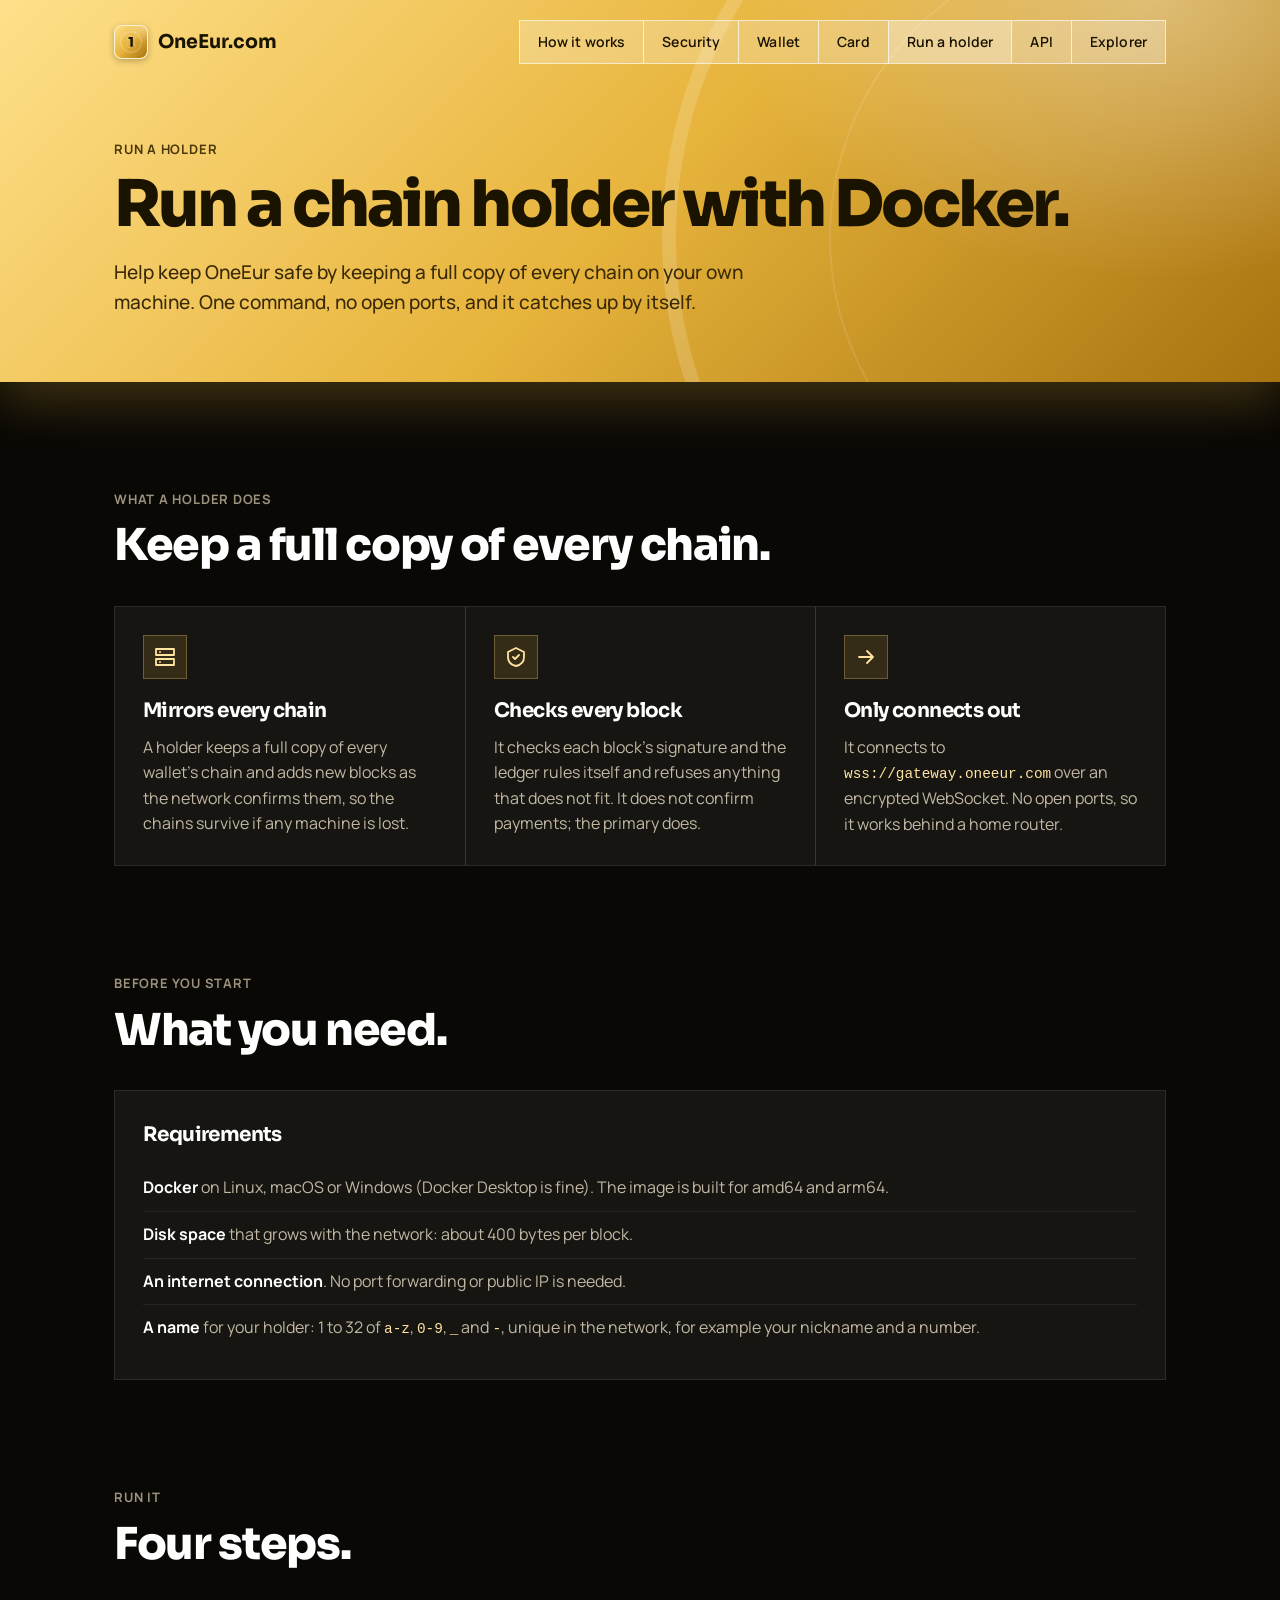
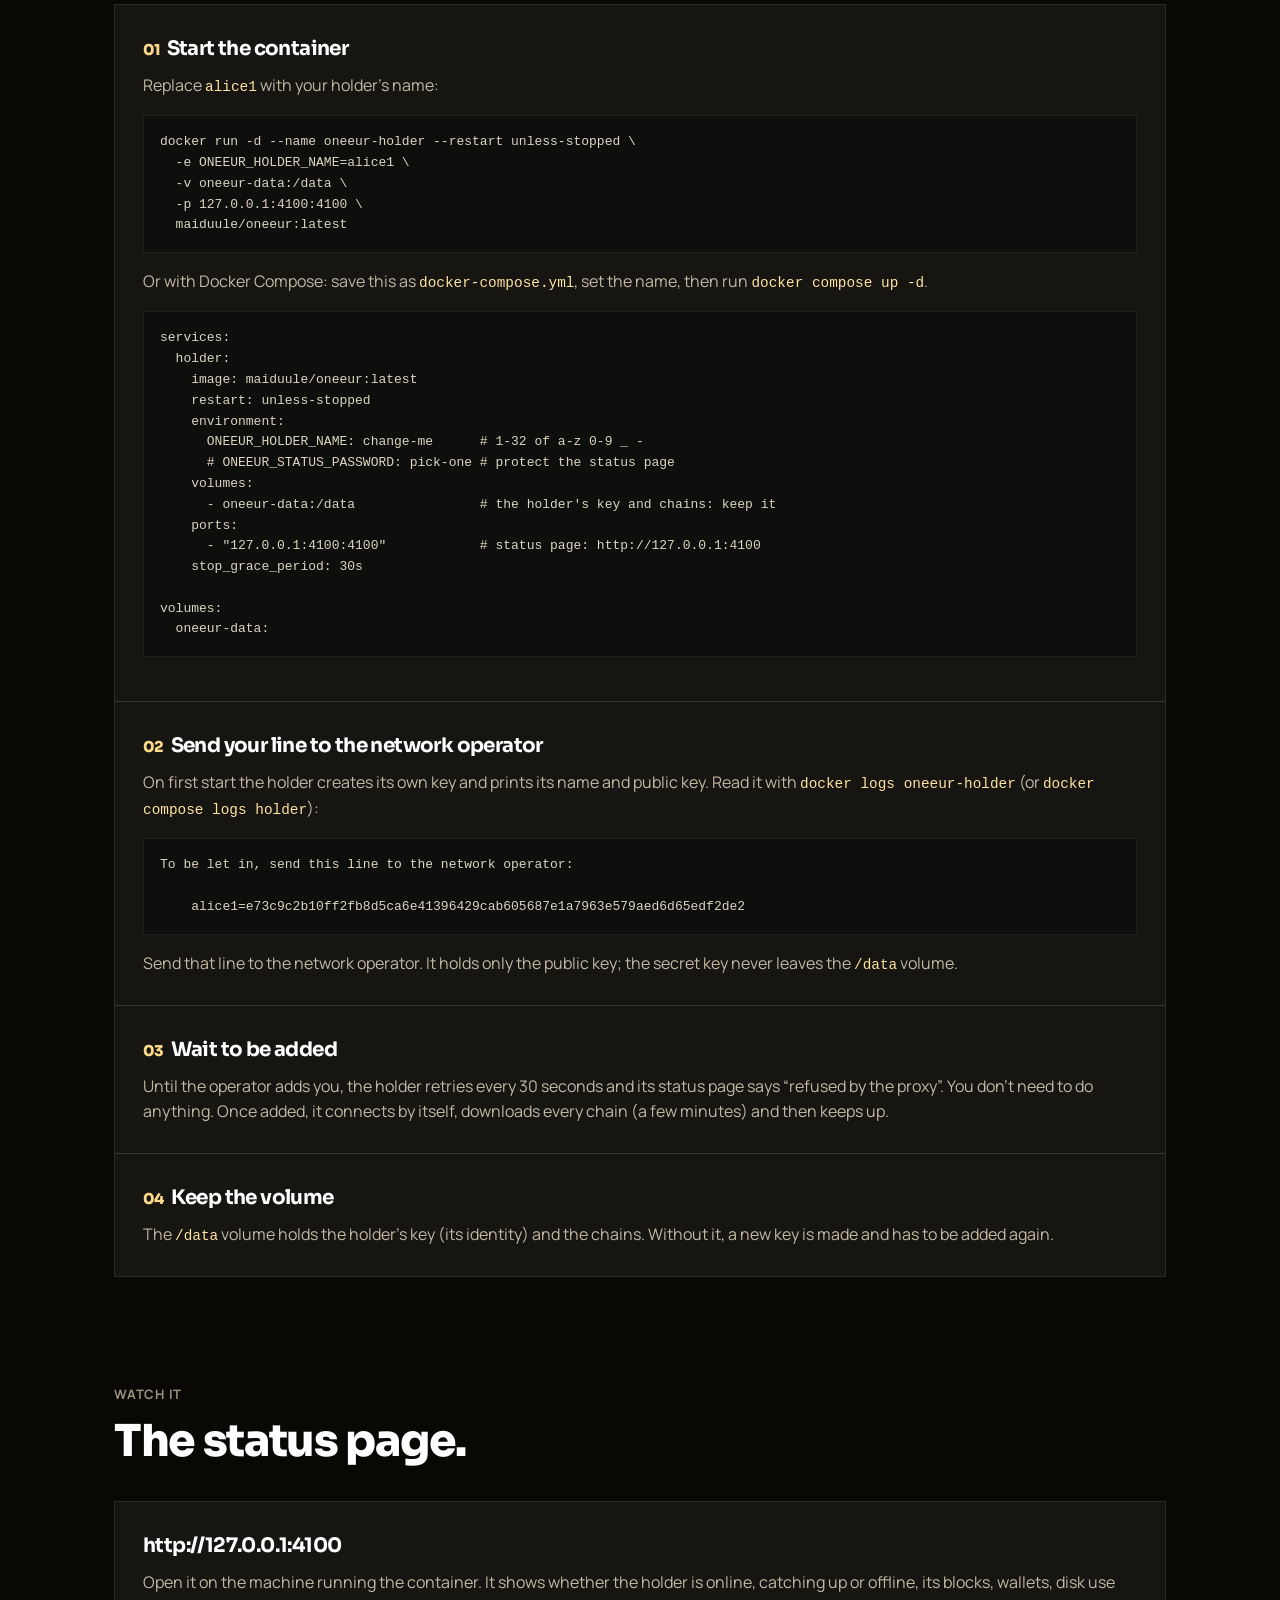
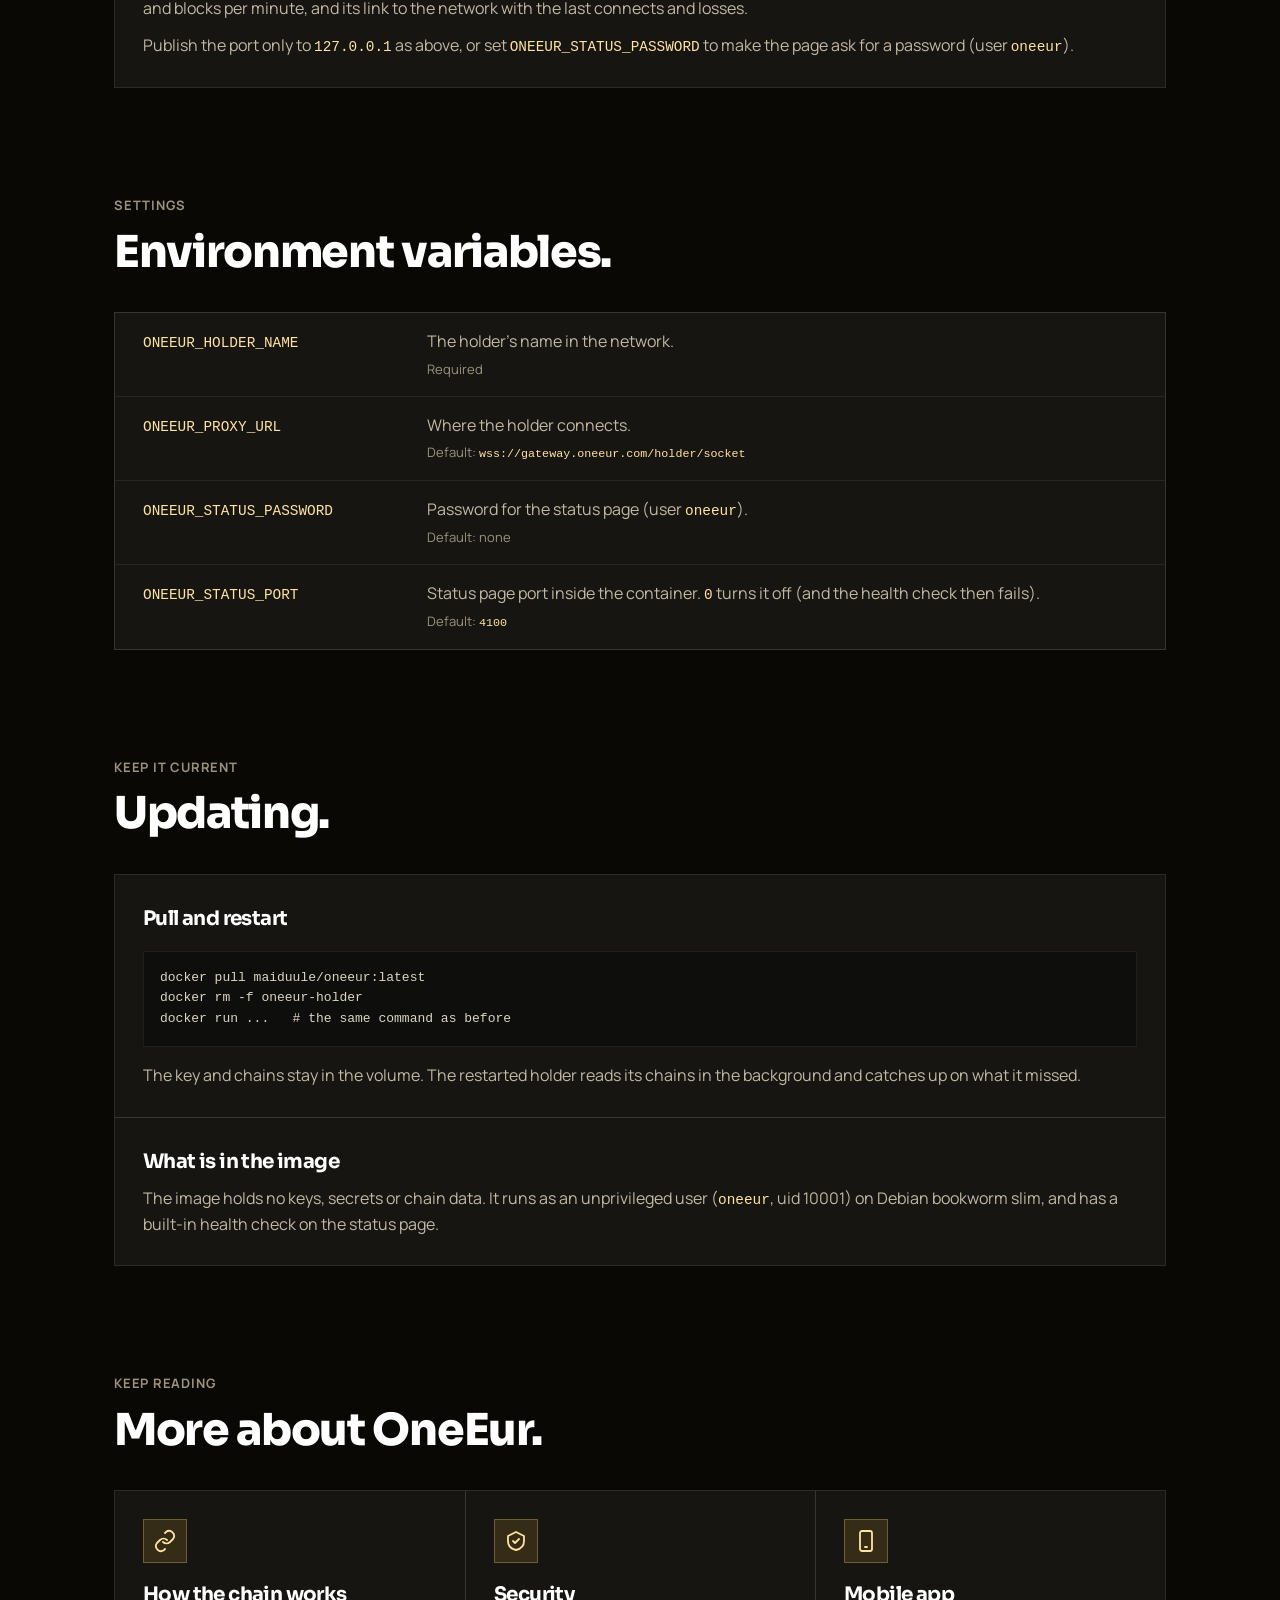
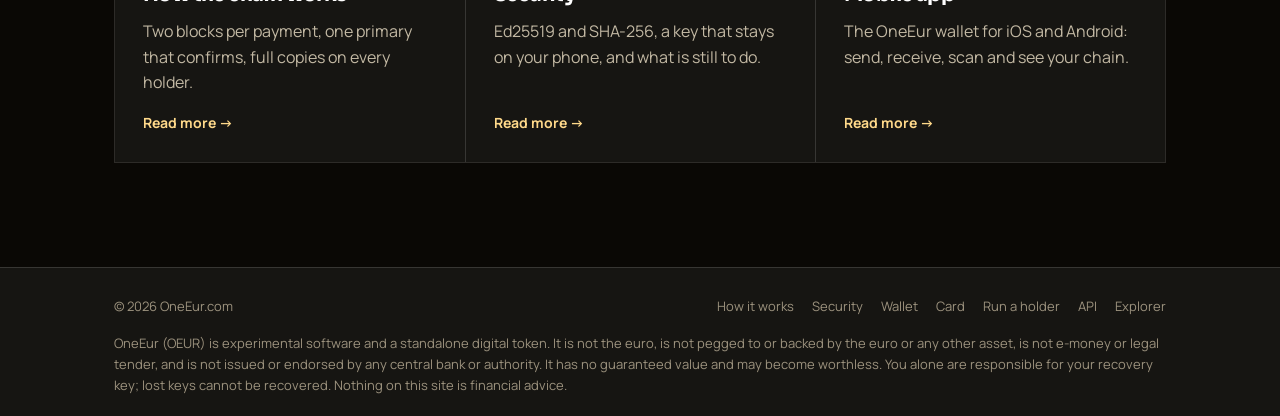
<file: holder.html>
<!doctype html>
<html lang="en">
<head>
<meta charset="utf-8">
<meta name="viewport" content="width=device-width, initial-scale=1">
<title>Run a holder — OneEur</title>
<meta name="description" content="Run a OneEur chain holder with Docker: one command, no open ports, a full copy of every chain.">
<meta property="og:title" content="Run a holder — OneEur">
<meta property="og:description" content="Run a OneEur chain holder with Docker: one command, no open ports, a full copy of every chain.">
<meta property="og:url" content="https://oneeur.com/holder.html">
<meta name="theme-color" content="#0A0805">
<link rel="icon" href="favicon.ico" sizes="32x32">
<link rel="icon" href="favicon.svg" type="image/svg+xml">
<link rel="apple-touch-icon" href="apple-touch-icon.png">
<link rel="manifest" href="site.webmanifest">
<link rel="preconnect" href="https://fonts.googleapis.com">
<link rel="preconnect" href="https://fonts.gstatic.com" crossorigin>
<link href="https://fonts.googleapis.com/css2?family=Sora:wght@600;700;800&family=Manrope:wght@400;500;700&display=swap" rel="stylesheet">
<link rel="stylesheet" href="style.css">
</head>
<body>

<header>
  <div class="wrap">
    <a class="brand" href="./"><span class="mark" aria-hidden="true"><svg viewBox="0 0 1024 1024" xmlns="http://www.w3.org/2000/svg"><defs><clipPath id="mc"><rect width="1024" height="1024" rx="229"/></clipPath><linearGradient id="mg" x1="0" y1="0" x2="1" y2="1"><stop offset="0" stop-color="#FFE08A"/><stop offset=".5" stop-color="#E7B43C"/><stop offset="1" stop-color="#A8720F"/></linearGradient><radialGradient id="ms" cx="90%" cy="0%" r="75%"><stop offset="0" stop-color="#fff" stop-opacity=".35"/><stop offset=".7" stop-color="#fff" stop-opacity="0"/></radialGradient></defs><g clip-path="url(#mc)"><rect width="1024" height="1024" fill="url(#mg)"/><rect width="1024" height="1024" fill="url(#ms)"/><circle cx="512" cy="512" r="330" fill="none" stroke="#fff" stroke-opacity=".18" stroke-width="44"/><circle cx="512" cy="512" r="272" fill="none" stroke="#1A1300" stroke-opacity=".16" stroke-width="5" stroke-dasharray="30 12"/><circle cx="512" cy="512" r="232" fill="none" stroke="#fff" stroke-opacity=".12" stroke-width="4"/><g fill="none" stroke="#1A1300" stroke-opacity=".22" stroke-width="7" stroke-linecap="round" stroke-linejoin="round"><path d="M284 512H352l24-24h28"/><path d="M292 584H344l24 24h24"/><path d="M300 436H356l18-18h20"/><path d="M740 512H672l-24 24h-28"/><path d="M732 440H680l-24-24h-24"/><path d="M724 588H668l-18 18h-20"/><path d="M560 288v28l20 20v6"/><path d="M464 736v-28l-20-20v-6"/></g><g fill="#FFF4CF"><circle cx="404" cy="488" r="20" fill-opacity=".25"/><circle cx="404" cy="488" r="10" fill-opacity=".9"/><circle cx="392" cy="608" r="20" fill-opacity=".25"/><circle cx="392" cy="608" r="10" fill-opacity=".9"/><circle cx="394" cy="418" r="20" fill-opacity=".25"/><circle cx="394" cy="418" r="10" fill-opacity=".9"/><circle cx="620" cy="536" r="20" fill-opacity=".25"/><circle cx="620" cy="536" r="10" fill-opacity=".9"/><circle cx="632" cy="416" r="20" fill-opacity=".25"/><circle cx="632" cy="416" r="10" fill-opacity=".9"/><circle cx="630" cy="606" r="20" fill-opacity=".25"/><circle cx="630" cy="606" r="10" fill-opacity=".9"/><circle cx="580" cy="342" r="20" fill-opacity=".25"/><circle cx="580" cy="342" r="10" fill-opacity=".9"/><circle cx="444" cy="682" r="20" fill-opacity=".25"/><circle cx="444" cy="682" r="10" fill-opacity=".9"/></g><path d="M490.93 662V403.14l18.92 14.62h-77.4V348.1h138.46V662z" fill="#fff" fill-opacity=".45" transform="translate(0 5)"/><path d="M490.93 662V403.14l18.92 14.62h-77.4V348.1h138.46V662z" fill="#1A1300"/></g></svg></span>OneEur.com</a>
    <nav aria-label="Main">
      <a href="chain.html">How it works</a>
      <a href="security.html">Security</a>
      <a href="app.html">Wallet</a>
      <a href="card.html">Card</a>
      <a href="holder.html" aria-current="page">Run a holder</a>
      <a href="api.html">API</a>
      <a href="https://gateway.oneeur.com/explorer">Explorer</a>
    </nav>
  </div>
</header>

<main>
<div class="goldtop">
  <section class="pagehero">
    <div class="wrap">
      <span class="eyebrow">Run a holder</span>
      <h1>Run a chain holder with Docker.</h1>
      <p>Help keep OneEur safe by keeping a full copy of every chain on your own machine. One command, no open ports, and it catches up by itself.</p>
    </div>
  </section>
</div>

  <section class="block">
    <div class="wrap">
      <span class="eyebrow">What a holder does</span>
      <h2>Keep a full copy of every chain.</h2>
      <div class="grid">
        <article class="card"><div class="icon"><svg width="24" height="24" viewBox="0 0 24 24" fill="none" stroke="currentColor" stroke-width="1.8" stroke-linecap="round" stroke-linejoin="round" aria-hidden="true"><rect x="3" y="4" width="18" height="6"/><rect x="3" y="14" width="18" height="6"/><path d="M7 7h.01M7 17h.01"/></svg></div><h3>Mirrors every chain</h3><p>A holder keeps a full copy of every wallet&rsquo;s chain and adds new blocks as the network confirms them, so the chains survive if any machine is lost.</p></article>
        <article class="card"><div class="icon"><svg width="24" height="24" viewBox="0 0 24 24" fill="none" stroke="currentColor" stroke-width="1.8" stroke-linecap="round" stroke-linejoin="round" aria-hidden="true"><path d="M12 3l8 4v5c0 5-3.5 8-8 9-4.5-1-8-4-8-9V7z"/><path d="M9 12l2 2 4-4"/></svg></div><h3>Checks every block</h3><p>It checks each block&rsquo;s signature and the ledger rules itself and refuses anything that does not fit. It does not confirm payments; the primary does.</p></article>
        <article class="card"><div class="icon"><svg width="24" height="24" viewBox="0 0 24 24" fill="none" stroke="currentColor" stroke-width="1.8" stroke-linecap="round" stroke-linejoin="round" aria-hidden="true"><path d="M5 12h14M13 6l6 6-6 6"/></svg></div><h3>Only connects out</h3><p>It connects to <code>wss://gateway.oneeur.com</code> over an encrypted WebSocket. No open ports, so it works behind a home router.</p></article>
      </div>
    </div>
  </section>

  <section class="block">
    <div class="wrap">
      <span class="eyebrow">Before you start</span>
      <h2>What you need.</h2>
      <div class="stack">
        <article class="card"><h3>Requirements</h3><ul class="list"><li><strong>Docker</strong> on Linux, macOS or Windows (Docker Desktop is fine). The image is built for amd64 and arm64.</li><li><strong>Disk space</strong> that grows with the network: about 400 bytes per block.</li><li><strong>An internet connection</strong>. No port forwarding or public IP is needed.</li><li><strong>A name</strong> for your holder: 1 to 32 of <code>a-z</code>, <code>0-9</code>, <code>_</code> and <code>-</code>, unique in the network, for example your nickname and a number.</li></ul></article>
      </div>
    </div>
  </section>

  <section class="block">
    <div class="wrap">
      <span class="eyebrow">Run it</span>
      <h2>Four steps.</h2>
      <div class="stack">
        <article class="card"><h3><span class="num">01</span>&nbsp; Start the container</h3><p>Replace <code>alice1</code> with your holder&rsquo;s name:</p><div class="code"><pre><code>docker run -d --name oneeur-holder --restart unless-stopped \
  -e ONEEUR_HOLDER_NAME=alice1 \
  -v oneeur-data:/data \
  -p 127.0.0.1:4100:4100 \
  maiduule/oneeur:latest</code></pre></div><p>Or with Docker Compose: save this as <code>docker-compose.yml</code>, set the name, then run <code>docker compose up -d</code>.</p><div class="code"><pre><code>services:
  holder:
    image: maiduule/oneeur:latest
    restart: unless-stopped
    environment:
      ONEEUR_HOLDER_NAME: change-me      # 1-32 of a-z 0-9 _ -
      # ONEEUR_STATUS_PASSWORD: pick-one # protect the status page
    volumes:
      - oneeur-data:/data                # the holder's key and chains: keep it
    ports:
      - "127.0.0.1:4100:4100"            # status page: http://127.0.0.1:4100
    stop_grace_period: 30s

volumes:
  oneeur-data:</code></pre></div></article>
        <article class="card"><h3><span class="num">02</span>&nbsp; Send your line to the network operator</h3><p>On first start the holder creates its own key and prints its name and public key. Read it with <code>docker logs oneeur-holder</code> (or <code>docker compose logs holder</code>):</p><div class="code"><pre><code>To be let in, send this line to the network operator:

    alice1=e73c9c2b10ff2fb8d5ca6e41396429cab605687e1a7963e579aed6d65edf2de2</code></pre></div><p>Send that line to the network operator. It holds only the public key; the secret key never leaves the <code>/data</code> volume.</p></article>
        <article class="card"><h3><span class="num">03</span>&nbsp; Wait to be added</h3><p>Until the operator adds you, the holder retries every 30 seconds and its status page says &ldquo;refused by the proxy&rdquo;. You don&rsquo;t need to do anything. Once added, it connects by itself, downloads every chain (a few minutes) and then keeps up.</p></article>
        <article class="card warn"><h3><span class="num">04</span>&nbsp; Keep the volume</h3><p>The <code>/data</code> volume holds the holder&rsquo;s key (its identity) and the chains. Without it, a new key is made and has to be added again.</p></article>
      </div>
    </div>
  </section>

  <section class="block">
    <div class="wrap">
      <span class="eyebrow">Watch it</span>
      <h2>The status page.</h2>
      <div class="stack">
        <article class="card"><h3>http://127.0.0.1:4100</h3><p>Open it on the machine running the container. It shows whether the holder is online, catching up or offline, its blocks, wallets, disk use and blocks per minute, and its link to the network with the last connects and losses.</p><p>Publish the port only to <code>127.0.0.1</code> as above, or set <code>ONEEUR_STATUS_PASSWORD</code> to make the page ask for a password (user <code>oneeur</code>).</p></article>
      </div>
    </div>
  </section>

  <section class="block">
    <div class="wrap">
      <span class="eyebrow">Settings</span>
      <h2>Environment variables.</h2>
      <dl class="rows">
        <div><dt><code>ONEEUR_HOLDER_NAME</code></dt><dd>The holder&rsquo;s name in the network.<span class="default">Required</span></dd></div>
        <div><dt><code>ONEEUR_PROXY_URL</code></dt><dd>Where the holder connects.<span class="default">Default: <code>wss://gateway.oneeur.com/holder/socket</code></span></dd></div>
        <div><dt><code>ONEEUR_STATUS_PASSWORD</code></dt><dd>Password for the status page (user <code>oneeur</code>).<span class="default">Default: none</span></dd></div>
        <div><dt><code>ONEEUR_STATUS_PORT</code></dt><dd>Status page port inside the container. <code>0</code> turns it off (and the health check then fails).<span class="default">Default: <code>4100</code></span></dd></div>
      </dl>
    </div>
  </section>

  <section class="block">
    <div class="wrap">
      <span class="eyebrow">Keep it current</span>
      <h2>Updating.</h2>
      <div class="stack">
        <article class="card"><h3>Pull and restart</h3><div class="code"><pre><code>docker pull maiduule/oneeur:latest
docker rm -f oneeur-holder
docker run ...   # the same command as before</code></pre></div><p>The key and chains stay in the volume. The restarted holder reads its chains in the background and catches up on what it missed.</p></article>
        <article class="card"><h3>What is in the image</h3><p>The image holds no keys, secrets or chain data. It runs as an unprivileged user (<code>oneeur</code>, uid 10001) on Debian bookworm slim, and has a built-in health check on the status page.</p></article>
      </div>
    </div>
  </section>

  <section class="block">
    <div class="wrap">
      <span class="eyebrow">Keep reading</span>
      <h2>More about OneEur.</h2>
      <div class="pages three">
        <a href="chain.html"><div class="icon"><svg width="24" height="24" viewBox="0 0 24 24" fill="none" stroke="currentColor" stroke-width="1.8" stroke-linecap="round" stroke-linejoin="round" aria-hidden="true"><path d="M10 13a5 5 0 007 0l3-3a5 5 0 00-7-7l-1 1"/><path d="M14 11a5 5 0 00-7 0l-3 3a5 5 0 007 7l1-1"/></svg></div><h3>How the chain works</h3><p>Two blocks per payment, one primary that confirms, full copies on every holder.</p><span class="go">Read more <span aria-hidden="true">&rarr;</span></span></a>
        <a href="security.html"><div class="icon"><svg width="24" height="24" viewBox="0 0 24 24" fill="none" stroke="currentColor" stroke-width="1.8" stroke-linecap="round" stroke-linejoin="round" aria-hidden="true"><path d="M12 3l8 4v5c0 5-3.5 8-8 9-4.5-1-8-4-8-9V7z"/><path d="M9 12l2 2 4-4"/></svg></div><h3>Security</h3><p>Ed25519 and SHA-256, a key that stays on your phone, and what is still to do.</p><span class="go">Read more <span aria-hidden="true">&rarr;</span></span></a>
        <a href="app.html"><div class="icon"><svg width="24" height="24" viewBox="0 0 24 24" fill="none" stroke="currentColor" stroke-width="1.8" stroke-linecap="round" stroke-linejoin="round" aria-hidden="true"><rect x="6" y="2" width="12" height="20" rx="2"/><path d="M11 18h2"/></svg></div><h3>Mobile app</h3><p>The OneEur wallet for iOS and Android: send, receive, scan and see your chain.</p><span class="go">Read more <span aria-hidden="true">&rarr;</span></span></a>
      </div>
    </div>
  </section>
</main>

<footer>
  <div class="wrap">
    <span>© 2026 OneEur.com</span>
    <nav aria-label="Footer">
      <a href="chain.html">How it works</a>
      <a href="security.html">Security</a>
      <a href="app.html">Wallet</a>
      <a href="card.html">Card</a>
      <a href="holder.html">Run a holder</a>
      <a href="api.html">API</a>
      <a href="https://gateway.oneeur.com/explorer">Explorer</a>
    </nav>
    <p class="notice">OneEur (OEUR) is experimental software and a standalone digital token. It is not the euro, is not pegged to or backed by the euro or any other asset, is not e-money or legal tender, and is not issued or endorsed by any central bank or authority. It has no guaranteed value and may become worthless. You alone are responsible for your recovery key; lost keys cannot be recovered. Nothing on this site is financial advice.</p>
  </div>
</footer>

</body>
</html>
</file>
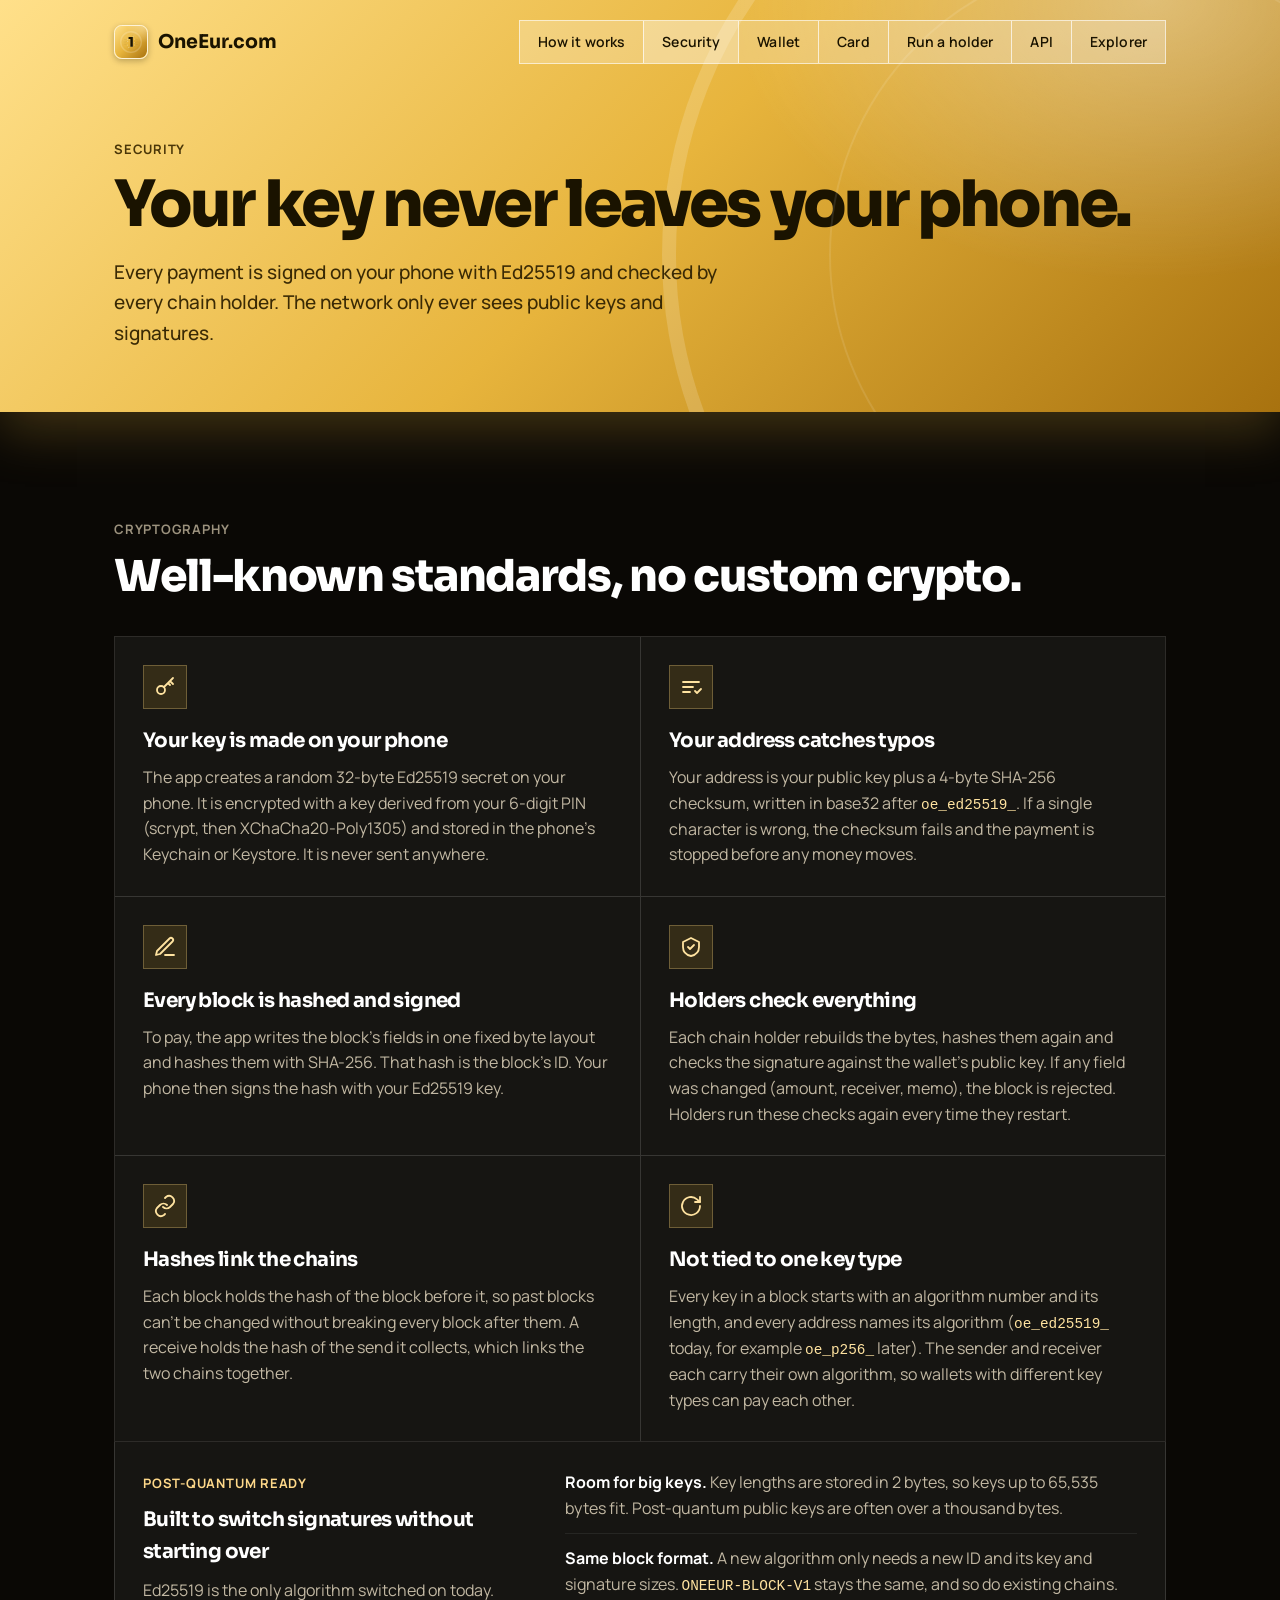
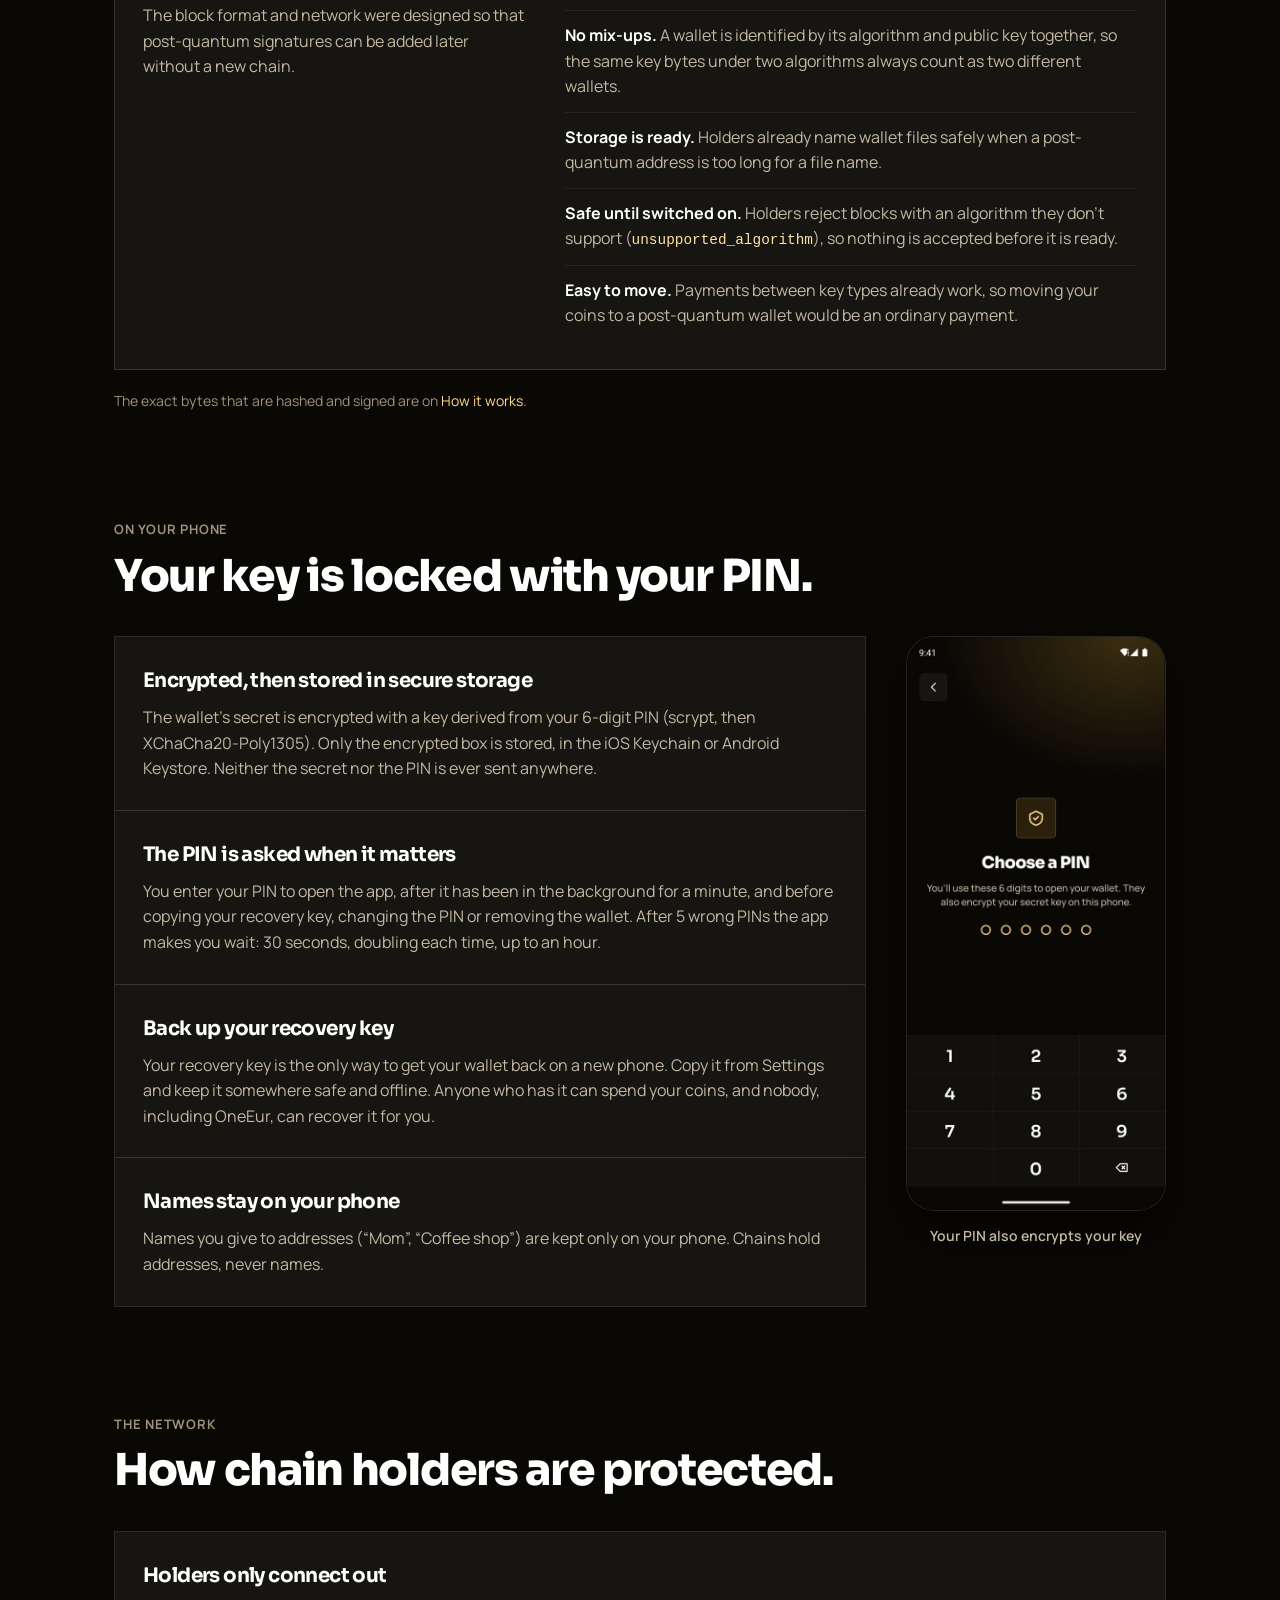
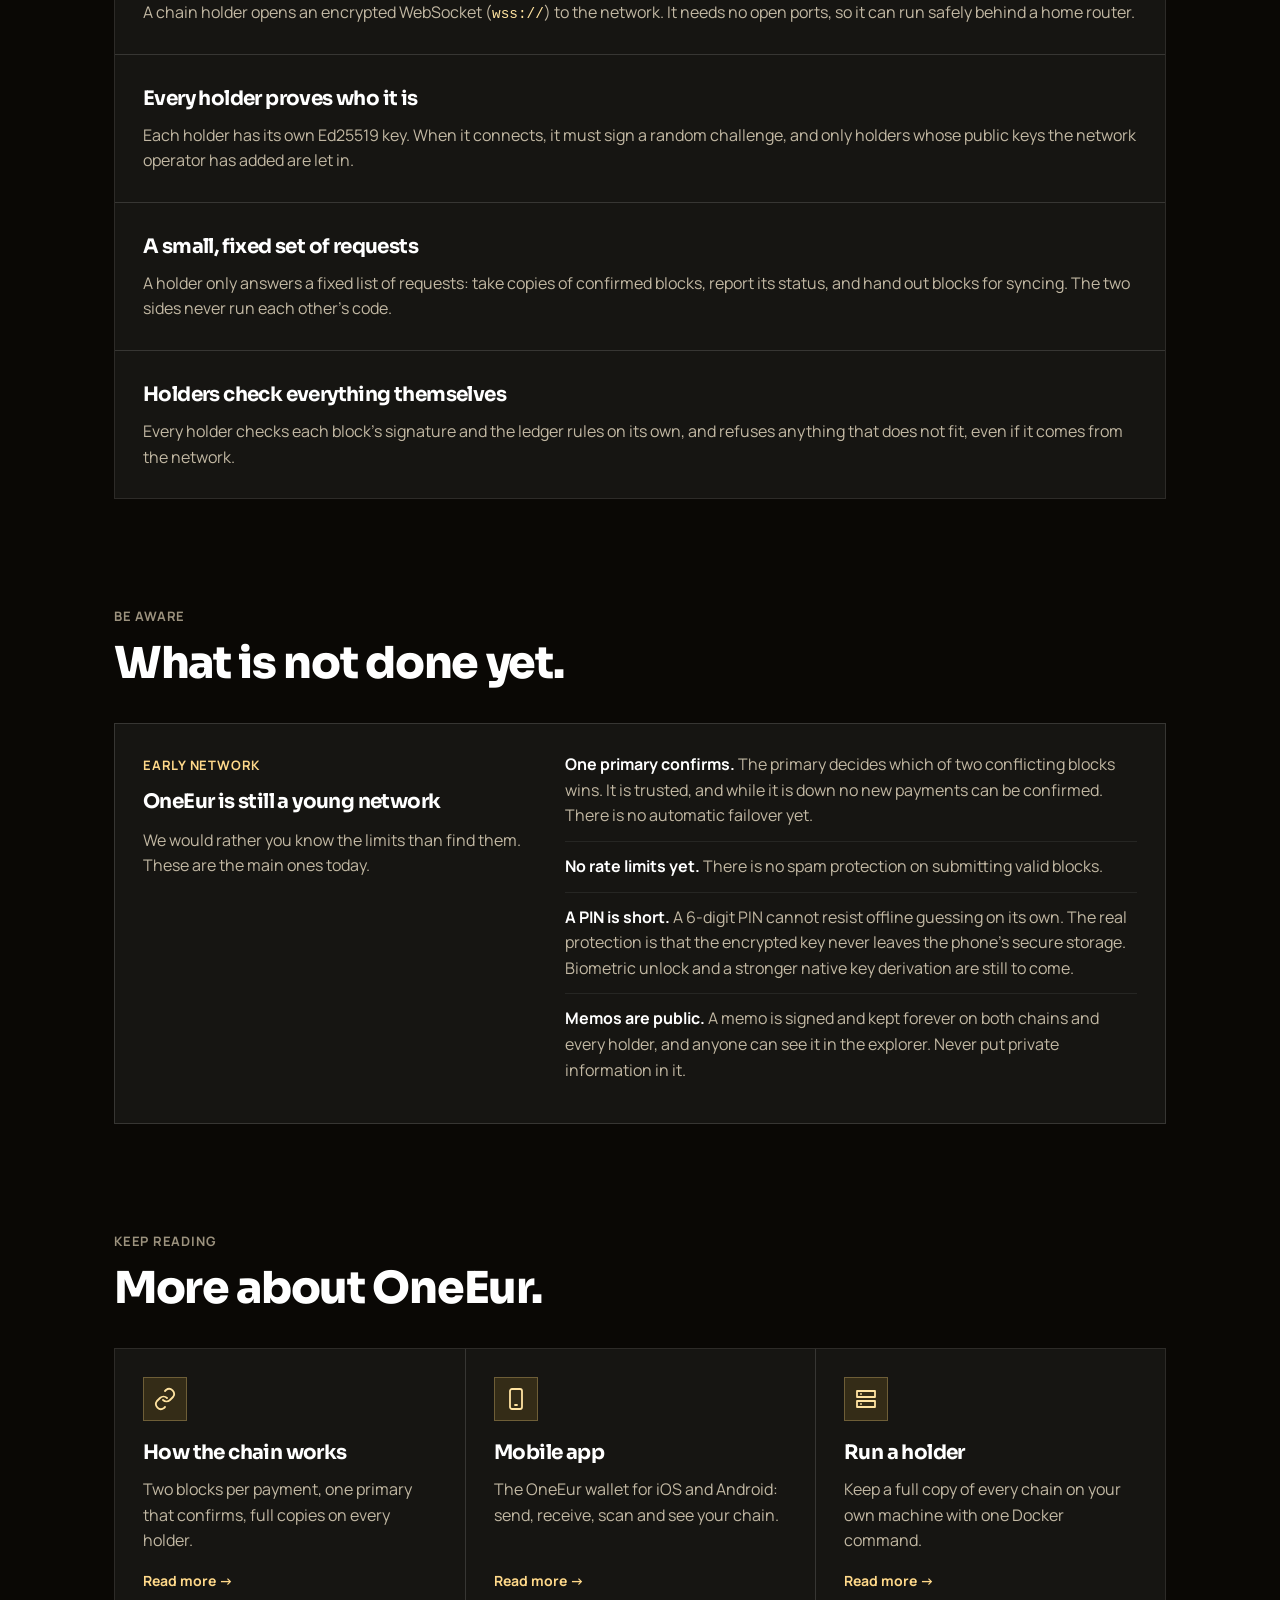
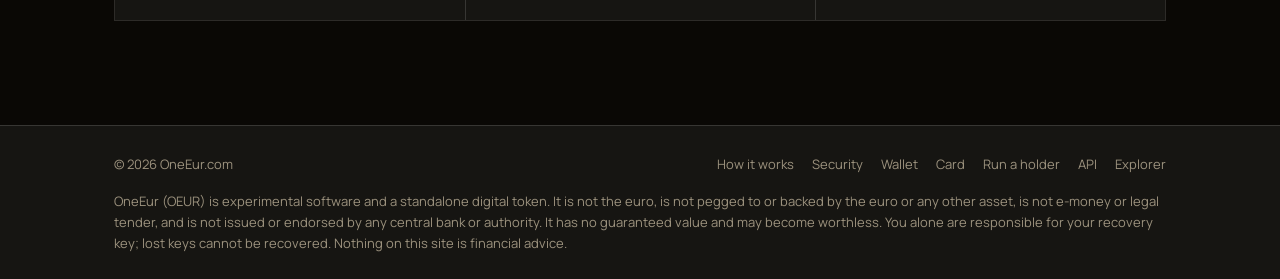
<file: security.html>
<!doctype html>
<html lang="en">
<head>
<meta charset="utf-8">
<meta name="viewport" content="width=device-width, initial-scale=1">
<title>Security — OneEur</title>
<meta name="description" content="How OneEur keeps wallets and payments safe: Ed25519 and SHA-256, a PIN-encrypted key that never leaves your phone, and authenticated chain holders.">
<meta property="og:title" content="Security — OneEur">
<meta property="og:description" content="How OneEur keeps wallets and payments safe: Ed25519 and SHA-256, a PIN-encrypted key that never leaves your phone, and authenticated chain holders.">
<meta property="og:url" content="https://oneeur.com/security.html">
<meta name="theme-color" content="#0A0805">
<link rel="icon" href="favicon.ico" sizes="32x32">
<link rel="icon" href="favicon.svg" type="image/svg+xml">
<link rel="apple-touch-icon" href="apple-touch-icon.png">
<link rel="manifest" href="site.webmanifest">
<link rel="preconnect" href="https://fonts.googleapis.com">
<link rel="preconnect" href="https://fonts.gstatic.com" crossorigin>
<link href="https://fonts.googleapis.com/css2?family=Sora:wght@600;700;800&family=Manrope:wght@400;500;700&display=swap" rel="stylesheet">
<link rel="stylesheet" href="style.css">
</head>
<body>

<header>
  <div class="wrap">
    <a class="brand" href="./"><span class="mark" aria-hidden="true"><svg viewBox="0 0 1024 1024" xmlns="http://www.w3.org/2000/svg"><defs><clipPath id="mc"><rect width="1024" height="1024" rx="229"/></clipPath><linearGradient id="mg" x1="0" y1="0" x2="1" y2="1"><stop offset="0" stop-color="#FFE08A"/><stop offset=".5" stop-color="#E7B43C"/><stop offset="1" stop-color="#A8720F"/></linearGradient><radialGradient id="ms" cx="90%" cy="0%" r="75%"><stop offset="0" stop-color="#fff" stop-opacity=".35"/><stop offset=".7" stop-color="#fff" stop-opacity="0"/></radialGradient></defs><g clip-path="url(#mc)"><rect width="1024" height="1024" fill="url(#mg)"/><rect width="1024" height="1024" fill="url(#ms)"/><circle cx="512" cy="512" r="330" fill="none" stroke="#fff" stroke-opacity=".18" stroke-width="44"/><circle cx="512" cy="512" r="272" fill="none" stroke="#1A1300" stroke-opacity=".16" stroke-width="5" stroke-dasharray="30 12"/><circle cx="512" cy="512" r="232" fill="none" stroke="#fff" stroke-opacity=".12" stroke-width="4"/><g fill="none" stroke="#1A1300" stroke-opacity=".22" stroke-width="7" stroke-linecap="round" stroke-linejoin="round"><path d="M284 512H352l24-24h28"/><path d="M292 584H344l24 24h24"/><path d="M300 436H356l18-18h20"/><path d="M740 512H672l-24 24h-28"/><path d="M732 440H680l-24-24h-24"/><path d="M724 588H668l-18 18h-20"/><path d="M560 288v28l20 20v6"/><path d="M464 736v-28l-20-20v-6"/></g><g fill="#FFF4CF"><circle cx="404" cy="488" r="20" fill-opacity=".25"/><circle cx="404" cy="488" r="10" fill-opacity=".9"/><circle cx="392" cy="608" r="20" fill-opacity=".25"/><circle cx="392" cy="608" r="10" fill-opacity=".9"/><circle cx="394" cy="418" r="20" fill-opacity=".25"/><circle cx="394" cy="418" r="10" fill-opacity=".9"/><circle cx="620" cy="536" r="20" fill-opacity=".25"/><circle cx="620" cy="536" r="10" fill-opacity=".9"/><circle cx="632" cy="416" r="20" fill-opacity=".25"/><circle cx="632" cy="416" r="10" fill-opacity=".9"/><circle cx="630" cy="606" r="20" fill-opacity=".25"/><circle cx="630" cy="606" r="10" fill-opacity=".9"/><circle cx="580" cy="342" r="20" fill-opacity=".25"/><circle cx="580" cy="342" r="10" fill-opacity=".9"/><circle cx="444" cy="682" r="20" fill-opacity=".25"/><circle cx="444" cy="682" r="10" fill-opacity=".9"/></g><path d="M490.93 662V403.14l18.92 14.62h-77.4V348.1h138.46V662z" fill="#fff" fill-opacity=".45" transform="translate(0 5)"/><path d="M490.93 662V403.14l18.92 14.62h-77.4V348.1h138.46V662z" fill="#1A1300"/></g></svg></span>OneEur.com</a>
    <nav aria-label="Main">
      <a href="chain.html">How it works</a>
      <a href="security.html" aria-current="page">Security</a>
      <a href="app.html">Wallet</a>
      <a href="card.html">Card</a>
      <a href="holder.html">Run a holder</a>
      <a href="api.html">API</a>
      <a href="https://gateway.oneeur.com/explorer">Explorer</a>
    </nav>
  </div>
</header>

<main>
<div class="goldtop">
  <section class="pagehero">
    <div class="wrap">
      <span class="eyebrow">Security</span>
      <h1>Your key never leaves your phone.</h1>
      <p>Every payment is signed on your phone with Ed25519 and checked by every chain holder. The network only ever sees public keys and signatures.</p>
    </div>
  </section>
</div>

  <section class="block">
    <div class="wrap">
      <span class="eyebrow">Cryptography</span>
      <h2>Well-known standards, no custom crypto.</h2>
      <div class="grid two">
        <article class="card">
          <div class="icon"><svg width="24" height="24" viewBox="0 0 24 24" fill="none" stroke="currentColor" stroke-width="1.8" stroke-linecap="round" stroke-linejoin="round" aria-hidden="true"><circle cx="8" cy="15" r="4"/><path d="M11 12l9-9M17 6l3 3M15 8l2 2"/></svg></div>
          <h3>Your key is made on your phone</h3>
          <p>The app creates a random 32-byte Ed25519 secret on your phone. It is encrypted with a key derived from your 6-digit PIN (scrypt, then XChaCha20-Poly1305) and stored in the phone&rsquo;s Keychain or Keystore. It is never sent anywhere.</p>
        </article>
        <article class="card">
          <div class="icon"><svg width="24" height="24" viewBox="0 0 24 24" fill="none" stroke="currentColor" stroke-width="1.8" stroke-linecap="round" stroke-linejoin="round" aria-hidden="true"><path d="M4 7h16M4 12h10M4 17h7"/><path d="M16 16l2 2 4-4"/></svg></div>
          <h3>Your address catches typos</h3>
          <p>Your address is your public key plus a 4-byte SHA-256 checksum, written in base32 after <code>oe_ed25519_</code>. If a single character is wrong, the checksum fails and the payment is stopped before any money moves.</p>
        </article>
        <article class="card">
          <div class="icon"><svg width="24" height="24" viewBox="0 0 24 24" fill="none" stroke="currentColor" stroke-width="1.8" stroke-linecap="round" stroke-linejoin="round" aria-hidden="true"><path d="M12 20h9"/><path d="M16.5 3.5a2.1 2.1 0 013 3L7 19l-4 1 1-4z"/></svg></div>
          <h3>Every block is hashed and signed</h3>
          <p>To pay, the app writes the block&rsquo;s fields in one fixed byte layout and hashes them with SHA-256. That hash is the block&rsquo;s ID. Your phone then signs the hash with your Ed25519 key.</p>
        </article>
        <article class="card">
          <div class="icon"><svg width="24" height="24" viewBox="0 0 24 24" fill="none" stroke="currentColor" stroke-width="1.8" stroke-linecap="round" stroke-linejoin="round" aria-hidden="true"><path d="M12 3l8 4v5c0 5-3.5 8-8 9-4.5-1-8-4-8-9V7z"/><path d="M9 12l2 2 4-4"/></svg></div>
          <h3>Holders check everything</h3>
          <p>Each chain holder rebuilds the bytes, hashes them again and checks the signature against the wallet&rsquo;s public key. If any field was changed (amount, receiver, memo), the block is rejected. Holders run these checks again every time they restart.</p>
        </article>
        <article class="card">
          <div class="icon"><svg width="24" height="24" viewBox="0 0 24 24" fill="none" stroke="currentColor" stroke-width="1.8" stroke-linecap="round" stroke-linejoin="round" aria-hidden="true"><path d="M10 13a5 5 0 007 0l3-3a5 5 0 00-7-7l-1 1"/><path d="M14 11a5 5 0 00-7 0l-3 3a5 5 0 007 7l1-1"/></svg></div>
          <h3>Hashes link the chains</h3>
          <p>Each block holds the hash of the block before it, so past blocks can&rsquo;t be changed without breaking every block after them. A receive holds the hash of the send it collects, which links the two chains together.</p>
        </article>
        <article class="card">
          <div class="icon"><svg width="24" height="24" viewBox="0 0 24 24" fill="none" stroke="currentColor" stroke-width="1.8" stroke-linecap="round" stroke-linejoin="round" aria-hidden="true"><path d="M21 12a9 9 0 11-3-6.7L21 8"/><path d="M21 3v5h-5"/></svg></div>
          <h3>Not tied to one key type</h3>
          <p>Every key in a block starts with an algorithm number and its length, and every address names its algorithm (<code>oe_ed25519_</code> today, for example <code>oe_p256_</code> later). The sender and receiver each carry their own algorithm, so wallets with different key types can pay each other.</p>
        </article>
      </div>
      <div class="card pq">
        <div>
          <span class="tag gold-tag">Post-quantum ready</span>
          <h3>Built to switch signatures without starting over</h3>
          <p>Ed25519 is the only algorithm switched on today. The block format and network were designed so that post-quantum signatures can be added later without a new chain.</p>
        </div>
        <ul>
          <li><strong>Room for big keys.</strong> Key lengths are stored in 2 bytes, so keys up to 65,535 bytes fit. Post-quantum public keys are often over a thousand bytes.</li>
          <li><strong>Same block format.</strong> A new algorithm only needs a new ID and its key and signature sizes. <code>ONEEUR-BLOCK-V1</code> stays the same, and so do existing chains.</li>
          <li><strong>No mix-ups.</strong> A wallet is identified by its algorithm and public key together, so the same key bytes under two algorithms always count as two different wallets.</li>
          <li><strong>Storage is ready.</strong> Holders already name wallet files safely when a post-quantum address is too long for a file name.</li>
          <li><strong>Safe until switched on.</strong> Holders reject blocks with an algorithm they don&rsquo;t support (<code>unsupported_algorithm</code>), so nothing is accepted before it is ready.</li>
          <li><strong>Easy to move.</strong> Payments between key types already work, so moving your coins to a post-quantum wallet would be an ordinary payment.</li>
        </ul>
      </div>
      <p style="margin-top:20px;color:var(--soft);font-size:14px">The exact bytes that are hashed and signed are on <a href="chain.html">How it works</a>.</p>
    </div>
  </section>

  <section class="block">
    <div class="wrap">
      <span class="eyebrow">On your phone</span>
      <h2>Your key is locked with your PIN.</h2>
      <div class="withphone">
      <div class="stack">
        <article class="card"><h3>Encrypted, then stored in secure storage</h3><p>The wallet&rsquo;s secret is encrypted with a key derived from your 6-digit PIN (scrypt, then XChaCha20-Poly1305). Only the encrypted box is stored, in the iOS Keychain or Android Keystore. Neither the secret nor the PIN is ever sent anywhere.</p></article>
        <article class="card"><h3>The PIN is asked when it matters</h3><p>You enter your PIN to open the app, after it has been in the background for a minute, and before copying your recovery key, changing the PIN or removing the wallet. After 5 wrong PINs the app makes you wait: 30 seconds, doubling each time, up to an hour.</p></article>
        <article class="card warn"><h3>Back up your recovery key</h3><p>Your recovery key is the only way to get your wallet back on a new phone. Copy it from Settings and keep it somewhere safe and offline. Anyone who has it can spend your coins, and nobody, including OneEur, can recover it for you.</p></article>
        <article class="card"><h3>Names stay on your phone</h3><p>Names you give to addresses (&ldquo;Mom&rdquo;, &ldquo;Coffee shop&rdquo;) are kept only on your phone. Chains hold addresses, never names.</p></article>
      </div>
        <figure><div class="phone"><img src="img/app-pin.jpg" width="540" height="1200" alt="Choose a PIN screen: six digits that open the wallet and encrypt the secret key on the phone" loading="lazy"></div><figcaption>Your PIN also encrypts your key</figcaption></figure>
      </div>
    </div>
  </section>

  <section class="block">
    <div class="wrap">
      <span class="eyebrow">The network</span>
      <h2>How chain holders are protected.</h2>
      <div class="stack">
        <article class="card"><h3>Holders only connect out</h3><p>A chain holder opens an encrypted WebSocket (<code>wss://</code>) to the network. It needs no open ports, so it can run safely behind a home router.</p></article>
        <article class="card"><h3>Every holder proves who it is</h3><p>Each holder has its own Ed25519 key. When it connects, it must sign a random challenge, and only holders whose public keys the network operator has added are let in.</p></article>
        <article class="card"><h3>A small, fixed set of requests</h3><p>A holder only answers a fixed list of requests: take copies of confirmed blocks, report its status, and hand out blocks for syncing. The two sides never run each other&rsquo;s code.</p></article>
        <article class="card"><h3>Holders check everything themselves</h3><p>Every holder checks each block&rsquo;s signature and the ledger rules on its own, and refuses anything that does not fit, even if it comes from the network.</p></article>
      </div>
    </div>
  </section>

  <section class="block">
    <div class="wrap">
      <span class="eyebrow">Be aware</span>
      <h2>What is not done yet.</h2>
      <div class="card pq" style="border-top:1px solid var(--hair)">
        <div>
          <span class="tag gold-tag">Early network</span>
          <h3>OneEur is still a young network</h3>
          <p>We would rather you know the limits than find them. These are the main ones today.</p>
        </div>
        <ul>
          <li><strong>One primary confirms.</strong> The primary decides which of two conflicting blocks wins. It is trusted, and while it is down no new payments can be confirmed. There is no automatic failover yet.</li>
          <li><strong>No rate limits yet.</strong> There is no spam protection on submitting valid blocks.</li>
          <li><strong>A PIN is short.</strong> A 6-digit PIN cannot resist offline guessing on its own. The real protection is that the encrypted key never leaves the phone&rsquo;s secure storage. Biometric unlock and a stronger native key derivation are still to come.</li>
          <li><strong>Memos are public.</strong> A memo is signed and kept forever on both chains and every holder, and anyone can see it in the explorer. Never put private information in it.</li>
        </ul>
      </div>
    </div>
  </section>

  <section class="block">
    <div class="wrap">
      <span class="eyebrow">Keep reading</span>
      <h2>More about OneEur.</h2>
      <div class="pages three">
        <a href="chain.html"><div class="icon"><svg width="24" height="24" viewBox="0 0 24 24" fill="none" stroke="currentColor" stroke-width="1.8" stroke-linecap="round" stroke-linejoin="round" aria-hidden="true"><path d="M10 13a5 5 0 007 0l3-3a5 5 0 00-7-7l-1 1"/><path d="M14 11a5 5 0 00-7 0l-3 3a5 5 0 007 7l1-1"/></svg></div><h3>How the chain works</h3><p>Two blocks per payment, one primary that confirms, full copies on every holder.</p><span class="go">Read more <span aria-hidden="true">&rarr;</span></span></a>
        <a href="app.html"><div class="icon"><svg width="24" height="24" viewBox="0 0 24 24" fill="none" stroke="currentColor" stroke-width="1.8" stroke-linecap="round" stroke-linejoin="round" aria-hidden="true"><rect x="6" y="2" width="12" height="20" rx="2"/><path d="M11 18h2"/></svg></div><h3>Mobile app</h3><p>The OneEur wallet for iOS and Android: send, receive, scan and see your chain.</p><span class="go">Read more <span aria-hidden="true">&rarr;</span></span></a>
        <a href="holder.html"><div class="icon"><svg width="24" height="24" viewBox="0 0 24 24" fill="none" stroke="currentColor" stroke-width="1.8" stroke-linecap="round" stroke-linejoin="round" aria-hidden="true"><rect x="3" y="4" width="18" height="6"/><rect x="3" y="14" width="18" height="6"/><path d="M7 7h.01M7 17h.01"/></svg></div><h3>Run a holder</h3><p>Keep a full copy of every chain on your own machine with one Docker command.</p><span class="go">Read more <span aria-hidden="true">&rarr;</span></span></a>
      </div>
    </div>
  </section>
</main>

<footer>
  <div class="wrap">
    <span>© 2026 OneEur.com</span>
    <nav aria-label="Footer">
      <a href="chain.html">How it works</a>
      <a href="security.html">Security</a>
      <a href="app.html">Wallet</a>
      <a href="card.html">Card</a>
      <a href="holder.html">Run a holder</a>
      <a href="api.html">API</a>
      <a href="https://gateway.oneeur.com/explorer">Explorer</a>
    </nav>
    <p class="notice">OneEur (OEUR) is experimental software and a standalone digital token. It is not the euro, is not pegged to or backed by the euro or any other asset, is not e-money or legal tender, and is not issued or endorsed by any central bank or authority. It has no guaranteed value and may become worthless. You alone are responsible for your recovery key; lost keys cannot be recovered. Nothing on this site is financial advice.</p>
  </div>
</footer>

</body>
</html>
</file>
<file: style.css>
/* Tokens from the OneEur app (crossmobile/src/theme/tokens.ts). */
:root{
  --bg:#0A0805; --text:#FFFFFF; --body-text:#F4EFE4; --muted:#C2B8A3; --strong:#DDD4C1; --soft:#9C927E;
  --accent:#FFD98A; --icon-accent:#FFE3A0;
  --glass:rgba(255,255,255,.05); --glass-down:rgba(231,180,60,.14); --hair:rgba(255,255,255,.14); --divider:rgba(255,255,255,.07);
  --gold:#E7B43C; --gold-light:#FFE08A; --gold-dark:#A8720F; --gold-block:#C98F22; --gold-block-border:#FFE9A3;
  --on-gold:#1A1300; --on-gold-label:#4A3608; --on-gold-secondary:#3A2A05;
  --gold-glass:rgba(255,255,255,.24); --gold-glass-down:rgba(255,255,255,.4); --gold-hair:rgba(255,255,255,.7);
  --tile-bg:rgba(231,180,60,.14); --tile-border:rgba(245,210,130,.3);
  --display:"Sora",system-ui,sans-serif; --body:"Manrope",system-ui,sans-serif;
}
*{box-sizing:border-box}
html{scroll-behavior:smooth}
body{margin:0;font-family:var(--body);color:var(--body-text);line-height:1.6;background:var(--bg)}
a{color:var(--accent);text-decoration:none}
a:hover{color:#fff}
a:focus-visible{outline:2px solid var(--accent);outline-offset:3px}
h1,h2,h3{font-family:var(--display);color:var(--text);margin:0;letter-spacing:-.03em}
p{margin:0}
.wrap{max-width:1100px;margin:0 auto;padding:0 24px}
.eyebrow{font-size:13px;font-weight:700;letter-spacing:.06em;text-transform:uppercase;color:var(--soft)}
/* Flat panel like the app's FlatField: faint glass, hairline edges, no rounded corners. */
.card{padding:28px;background:var(--glass);border:1px solid var(--hair)}

/* Gold top: the gold of the balance, from the top edge, with a shine and a coin-rim watermark. */
.goldtop{position:relative;overflow:hidden;color:var(--on-gold);
  background:radial-gradient(600px 400px at 90% 0%,rgba(255,255,255,.35),transparent 70%),linear-gradient(135deg,var(--gold-light),var(--gold) 50%,var(--gold-dark));
  box-shadow:0 18px 50px rgba(231,180,60,.25)}
.goldtop::before,.goldtop::after{content:"";position:absolute;border-radius:50%;pointer-events:none;left:88%;top:62%;transform:translate(-50%,-50%)}
.goldtop::before{width:min(110vh,900px);aspect-ratio:1;border:14px solid rgba(255,255,255,.16)}
.goldtop::after{width:min(72vh,590px);aspect-ratio:1;border:2px solid rgba(255,255,255,.1)}
.goldtop > *{position:relative}
.goldtop a:focus-visible,header a:focus-visible{outline-color:var(--on-gold)}
.hero p a,.hero p a:hover{color:var(--on-gold);font-weight:800;text-decoration:underline;text-decoration-thickness:2px;text-underline-offset:4px}

.mark{width:34px;height:34px;flex:none;display:block;border-radius:22.4%;overflow:hidden;border:1px solid rgba(255,255,255,.7);box-shadow:0 2px 6px rgba(26,19,0,.28)}
.mark svg{display:block;width:100%;height:100%}
.brand{display:flex;align-items:center;gap:10px;color:var(--on-gold);font-family:var(--display);font-weight:700;font-size:19px}
.brand:hover{color:var(--on-gold)}

header{position:absolute;top:0;left:0;right:0;z-index:2;padding:20px 0}
header .wrap{display:flex;justify-content:space-between;align-items:center;gap:24px}
header nav{display:flex;font-size:14px;font-weight:600;letter-spacing:.01em;border:1px solid var(--gold-hair);overflow:hidden}
header nav a{color:var(--on-gold);padding:10px 18px;background:var(--gold-glass)}
header nav a + a{border-left:1px solid var(--gold-hair)}
header nav a:hover{color:var(--on-gold);background:var(--gold-glass-down)}

/* Hero */
.hero{padding:128px 0 72px}
.hero .wrap{display:grid;grid-template-columns:1.2fr .8fr;gap:48px;align-items:center}
.hero h1{font-size:clamp(46px,7vw,80px);line-height:1;font-weight:800;letter-spacing:-.045em;color:var(--on-gold)}
.hero h1 span{color:#fff;text-shadow:0 2px 14px rgba(110,71,8,.45)}
.hero p{margin-top:24px;max-width:520px;font-size:19px;font-weight:500;color:var(--on-gold-secondary)}

.coin{width:100%;max-width:320px;aspect-ratio:1;margin-left:auto;border-radius:22.4%;overflow:hidden;border:1px solid rgba(255,255,255,.7);box-shadow:0 24px 50px rgba(26,19,0,.35)}
.coin svg{display:block;width:100%;height:100%}
.coin .spin{transform-origin:512px 512px;animation:spin 24s linear infinite}
.coin .pulse{animation:pulse 2.4s ease-in-out infinite}
@keyframes spin{to{transform:rotate(360deg)}}
@keyframes pulse{0%,100%{opacity:.35}50%{opacity:1}}
@media (prefers-reduced-motion:reduce){.coin .spin,.coin .pulse{animation:none}}

/* Button strip: flat, square-edged, edge to edge, hairlines between (Home's actions). */
.strip{display:flex;border-top:1px solid var(--hair)}
.strip > *{flex:1;display:flex;align-items:center;justify-content:center;gap:8px;min-height:56px;padding:0 12px;text-align:center;
  font-size:14px;font-weight:600;letter-spacing:.01em;color:var(--text);background:var(--glass)}
.strip > * + *{border-left:1px solid var(--hair)}
.strip a:hover{color:var(--text);background:var(--glass-down)}
.strip svg{flex:none}

/* Facts: a flat row on the dark page. */
.facts{border-bottom:1px solid var(--hair);margin-top:0}
.facts > div{flex-direction:column;gap:2px;min-height:96px;cursor:default}
.facts strong{display:block;font-family:var(--display);font-weight:700;font-size:24px;color:var(--text);letter-spacing:-.02em}
.facts span{font-size:13px;font-weight:500;color:var(--soft)}

/* Sections */
section.block{padding-top:104px}
section.block h2{font-size:clamp(30px,4.5vw,44px);line-height:1.1;font-weight:800;margin:10px 0 36px}
.grid{display:grid;grid-template-columns:repeat(3,minmax(0,1fr));border:1px solid var(--hair)}
.grid > .card,.compare > .card{border:0}
.grid > .card + .card,.compare > .card + .card{border-left:1px solid var(--hair)}
.card h3{font-size:20px;font-weight:700;margin:16px 0 8px}
.card p{color:var(--muted)}
.icon{width:44px;height:44px;display:grid;place-items:center;color:var(--icon-accent);background:var(--tile-bg);border:1px solid var(--tile-border)}
.num{font-family:var(--display);font-weight:800;font-size:15px;color:var(--accent)}

/* Contact */
.contact{margin-top:104px;padding:48px;color:var(--on-gold);
  background:linear-gradient(135deg,var(--gold-light),var(--gold) 50%,var(--gold-dark))}
.contact h2{color:var(--on-gold);font-size:clamp(28px,4vw,40px)}
.contact p{margin-top:8px;font-size:18px;color:var(--on-gold-secondary)}
.links{margin-top:28px;display:flex;flex-wrap:wrap;border:1px solid var(--gold-hair);overflow:hidden;width:fit-content}
.links a{padding:12px 20px;background:var(--gold-glass);color:var(--on-gold);font-weight:600}
.links a + a{border-left:1px solid var(--gold-hair)}
.links a:hover{background:var(--gold-glass-down);color:var(--on-gold)}

footer{margin-top:104px;padding:28px 0;border-top:1px solid var(--hair);background:var(--glass);font-size:13px;color:var(--soft)}
footer .wrap{display:flex;flex-wrap:wrap;justify-content:space-between;gap:16px}

.compare{display:grid;grid-template-columns:repeat(2,minmax(0,1fr));border:1px solid var(--hair)}
.compare h3{font-size:20px;margin:0 0 6px}
.compare .tag,.tag{font-size:13px;font-weight:700;letter-spacing:.06em;text-transform:uppercase;color:var(--soft)}
.gold-tag{color:var(--accent)!important}
.compare p{color:var(--muted);margin-top:24px}
.diagram{margin-top:28px;display:grid;gap:14px}
.lane{display:flex;align-items:center;gap:14px}
.who{flex:none;width:74px;font-size:13px;font-weight:700;color:var(--strong)}
.chain{flex:1;display:flex;align-items:center;min-width:0}
.blk{flex:1 1 0;min-width:12px;max-width:36px;height:28px;background:var(--glass);border:1px solid var(--hair)}
.lnk{flex:0 1 14px;min-width:5px;height:2px;background:var(--hair)}
.gold .blk{background:linear-gradient(180deg,var(--gold-light),var(--gold-block));border-color:var(--gold-block-border)}
.gold .lnk{background:var(--gold)}
.blk.new{outline:1px solid #FFF1BF;outline-offset:2px;box-shadow:0 0 18px rgba(255,217,138,.8)}
.pills{display:flex;flex-wrap:wrap;gap:8px}
.pills span{padding:6px 14px;background:var(--tile-bg);border:1px solid var(--tile-border);font-size:13px;font-weight:700;color:var(--strong)}
.queue{font-size:13px;color:var(--soft)}
.note{font-size:13px;font-weight:600;color:var(--accent)}

.mirror{border-top:0;display:grid;grid-template-columns:1fr 1.2fr;gap:40px;align-items:center}
.mirror h3{font-size:20px;margin:8px 0 10px}
.mirror p{color:var(--muted)}
.holders{display:grid;grid-template-columns:repeat(3,minmax(0,1fr));border:1px solid var(--hair);overflow:hidden}
.holder{padding:14px;background:var(--glass);border-right:1px solid var(--hair);border-bottom:1px solid var(--hair)}
.holder:nth-child(3n){border-right:0}
.holder:nth-last-child(-n+3){border-bottom:0}
.holder span{display:block;font-size:12px;font-weight:700;color:var(--soft);margin-bottom:10px}
.holder .chain{flex:none}
.holder .blk{height:16px}

/* Specs */
.flow{list-style:none;margin:0;padding:0;display:grid;grid-template-columns:repeat(3,minmax(0,1fr));border:1px solid var(--hair)}
.flow > .card{border:0}
.flow > .card + .card{border-left:1px solid var(--hair)}
code{font-family:ui-monospace,SFMono-Regular,Menlo,monospace;font-size:.9em;color:var(--icon-accent)}
.specs{display:grid;grid-template-columns:1.15fr .85fr;border:1px solid var(--hair);border-top:0}
.specs > .card{border:0}
.specs > .card + .card{border-left:1px solid var(--hair)}
.specs dl{margin:0;padding:0 28px}
.specs dl div{display:grid;grid-template-columns:140px 1fr;gap:16px;padding:14px 0;border-top:1px solid var(--divider)}
.specs dl div:first-child{border-top:0}
.specs dt{font-size:13px;font-weight:700;letter-spacing:.06em;text-transform:uppercase;color:var(--soft);padding-top:2px}
.specs dd{margin:0;color:var(--body-text)}
.code pre{margin:16px 0;padding:16px;overflow-x:auto;background:rgba(0,0,0,.35);border:1px solid var(--divider);font-size:13px;line-height:1.6}
.code pre code{font-size:inherit;color:var(--strong)}
.code p{font-size:14px;color:var(--soft)}
.explore{display:flex;justify-content:space-between;align-items:center;margin-top:20px;padding:14px 16px;font-size:14px;font-weight:700;color:var(--on-gold);background:linear-gradient(135deg,var(--gold-light),var(--gold) 50%,var(--gold-dark))}
.explore:hover{color:var(--on-gold);filter:brightness(1.06)}

section.block h2.sub{margin-top:80px}
.grid.two{grid-template-columns:repeat(2,minmax(0,1fr))}
.grid.two > .card:nth-child(n+3){border-top:1px solid var(--hair)}
.grid.two > .card:nth-child(odd){border-left:0}
.grid.six > .card:nth-child(n+4){border-top:1px solid var(--hair)}
.grid.six > .card:nth-child(3n+1){border-left:0}
.pq{display:grid;grid-template-columns:.8fr 1.2fr;gap:40px;border-top:0}
.pq h3{font-size:20px;margin:8px 0 10px}
.pq p{color:var(--muted)}
.pq ul{list-style:none;margin:0;padding:0}
.pq li{padding:12px 0;border-top:1px solid var(--divider);color:var(--muted)}
.pq li:first-child{border-top:0;padding-top:0}
.pq li strong{color:var(--text);font-weight:700}
.bytes{border-top:0}
.bytes pre{margin-bottom:0}
header nav a[aria-current="page"]{background:var(--gold-glass-down)}

/* Subpages: a shorter gold top with the page title. */
.pagehero{padding:136px 0 64px}
.pagehero .eyebrow{color:var(--on-gold-label)}
.pagehero h1{margin-top:10px;font-size:clamp(38px,6vw,64px);line-height:1.02;font-weight:800;letter-spacing:-.045em;color:var(--on-gold)}
.pagehero p{margin-top:20px;max-width:640px;font-size:19px;font-weight:500;color:var(--on-gold-secondary)}
.card ul.list{margin:14px 0 0;padding:0;list-style:none}
.card ul.list li{padding:10px 0;border-top:1px solid var(--divider);color:var(--muted)}
.card ul.list li:first-child{border-top:0}
.card ul.list li strong{color:var(--text)}
.stack{display:grid;border:1px solid var(--hair)}
.stack > .card{border:0}
.stack > .card + .card{border-top:1px solid var(--hair)}
.stack .card h3{margin-top:0}
.stack .card p + p,.stack .card p + pre,.stack .card pre + p{margin-top:12px}
.warn{border-left:3px solid var(--gold)}
/* Ruled key/description rows, like the specs list. */
.rows{margin:0;background:var(--glass);border:1px solid var(--hair)}
.rows div{display:grid;grid-template-columns:260px 1fr;gap:24px;padding:16px 28px;border-top:1px solid var(--divider)}
.rows div:first-child{border-top:0}
.rows dt{margin:0;overflow-wrap:anywhere}
.rows dd{margin:0;color:var(--muted)}
.rows .default{display:block;margin-top:4px;font-size:13px;color:var(--soft);overflow-wrap:anywhere}

/* Links to the other pages. */
.pages{display:grid;grid-template-columns:repeat(4,minmax(0,1fr));border:1px solid var(--hair)}
.pages a{display:flex;flex-direction:column;padding:28px;background:var(--glass);color:var(--body-text)}
.pages.three{grid-template-columns:repeat(3,minmax(0,1fr))}
.pages a + a{border-left:1px solid var(--hair)}
.pages a:hover{background:var(--glass-down);color:var(--body-text)}
.pages h3{font-size:20px;font-weight:700;margin:16px 0 8px}
.pages p{color:var(--muted);flex:1}
.pages .go{margin-top:16px;font-size:14px;font-weight:700;color:var(--accent)}
footer nav{display:flex;flex-wrap:wrap;gap:6px 18px}
footer nav a{color:var(--soft)}
footer nav a:hover{color:var(--text)}
footer .notice{flex-basis:100%;margin:0;line-height:1.6}

/* App screenshots in a phone-shaped frame. */
.phone{border-radius:28px;overflow:hidden;border:1px solid var(--hair);background:#000;box-shadow:0 24px 50px rgba(0,0,0,.5)}
.phone img{display:block;width:100%;height:auto}
figure{margin:0}
figcaption{margin-top:14px;font-size:14px;font-weight:600;color:var(--muted);text-align:center}
.shots{display:grid;grid-template-columns:repeat(5,minmax(0,1fr));gap:20px}
.shots-note{margin-top:20px;font-size:13px;color:var(--soft)}
.withphone{display:grid;grid-template-columns:1fr 260px;gap:40px;align-items:start}

@media (max-width:860px){
  header .wrap{flex-wrap:wrap;gap:14px}
  header nav{width:100%;overflow-x:auto;scrollbar-width:none}
  header nav::-webkit-scrollbar{display:none}
  header nav a{flex:none;white-space:nowrap;padding:9px 14px}
  .hero{padding:150px 0 48px}
  .pagehero{padding:150px 0 48px}
  .hero .wrap,.grid,.compare,.mirror{grid-template-columns:1fr}
  .grid > .card + .card,.compare > .card + .card,.flow > .card + .card,.specs > .card + .card{border-left:0;border-top:1px solid var(--hair)}
  .flow,.specs,.pq{grid-template-columns:1fr}
  .pq{gap:20px}
  .pages,.pages.three{grid-template-columns:1fr}
  .shots{grid-template-columns:none;grid-auto-flow:column;grid-auto-columns:62%;overflow-x:auto;scroll-snap-type:x mandatory;scrollbar-width:none;margin:0 -24px;padding:0 24px 8px;scroll-padding:0 24px}
  .shots::-webkit-scrollbar{display:none}
  .shots figure{scroll-snap-align:start}
  .withphone{grid-template-columns:1fr;gap:32px}
  .rows div{grid-template-columns:1fr;gap:4px;padding:14px 24px}
  .withphone figure{max-width:240px;margin:0 auto}
  .pages a + a{border-left:0;border-top:1px solid var(--hair)}
  .pages a{padding:24px}
  .grid.two > .card:nth-child(n+2){border-top:1px solid var(--hair)}
  section.block h2.sub{margin-top:64px}
  .specs dl{padding:0 24px}
  .specs dl div{grid-template-columns:1fr;gap:2px}
  .holders{grid-template-columns:repeat(2,minmax(0,1fr))}
  .holder:nth-child(3n){border-right:1px solid var(--hair)}
  .holder:nth-child(2n){border-right:0}
  .holder:nth-last-child(-n+3){border-bottom:1px solid var(--hair)}
  .holder:nth-last-child(-n+2){border-bottom:0}
  .coin{margin:0 auto;max-width:220px;order:-1}
  .goldtop::before{left:85%;top:30%}
  .goldtop::after{left:85%;top:30%}
  .facts > div{min-height:84px}
  .facts strong{font-size:18px}
  .strip > *{font-size:13px;padding:0 6px}
  section.block{padding-top:80px}
  .card{padding:24px}
  .contact{padding:32px 24px}
}

/* OneEur card page: the card picture beside its notes. */
.withcard{display:grid;grid-template-columns:minmax(0,1fr) minmax(0,1fr);gap:40px;align-items:center}
.paycard svg{display:block;width:100%;height:auto;border-radius:3.7%/5.9%;box-shadow:0 24px 50px rgba(0,0,0,.5),0 0 60px rgba(231,180,60,.18);transform:rotate(-4deg)}
@media (max-width:860px){
  .withcard{grid-template-columns:1fr;gap:32px}
  .paycard{max-width:420px;margin:0 auto;padding:8px}
}
</file>
